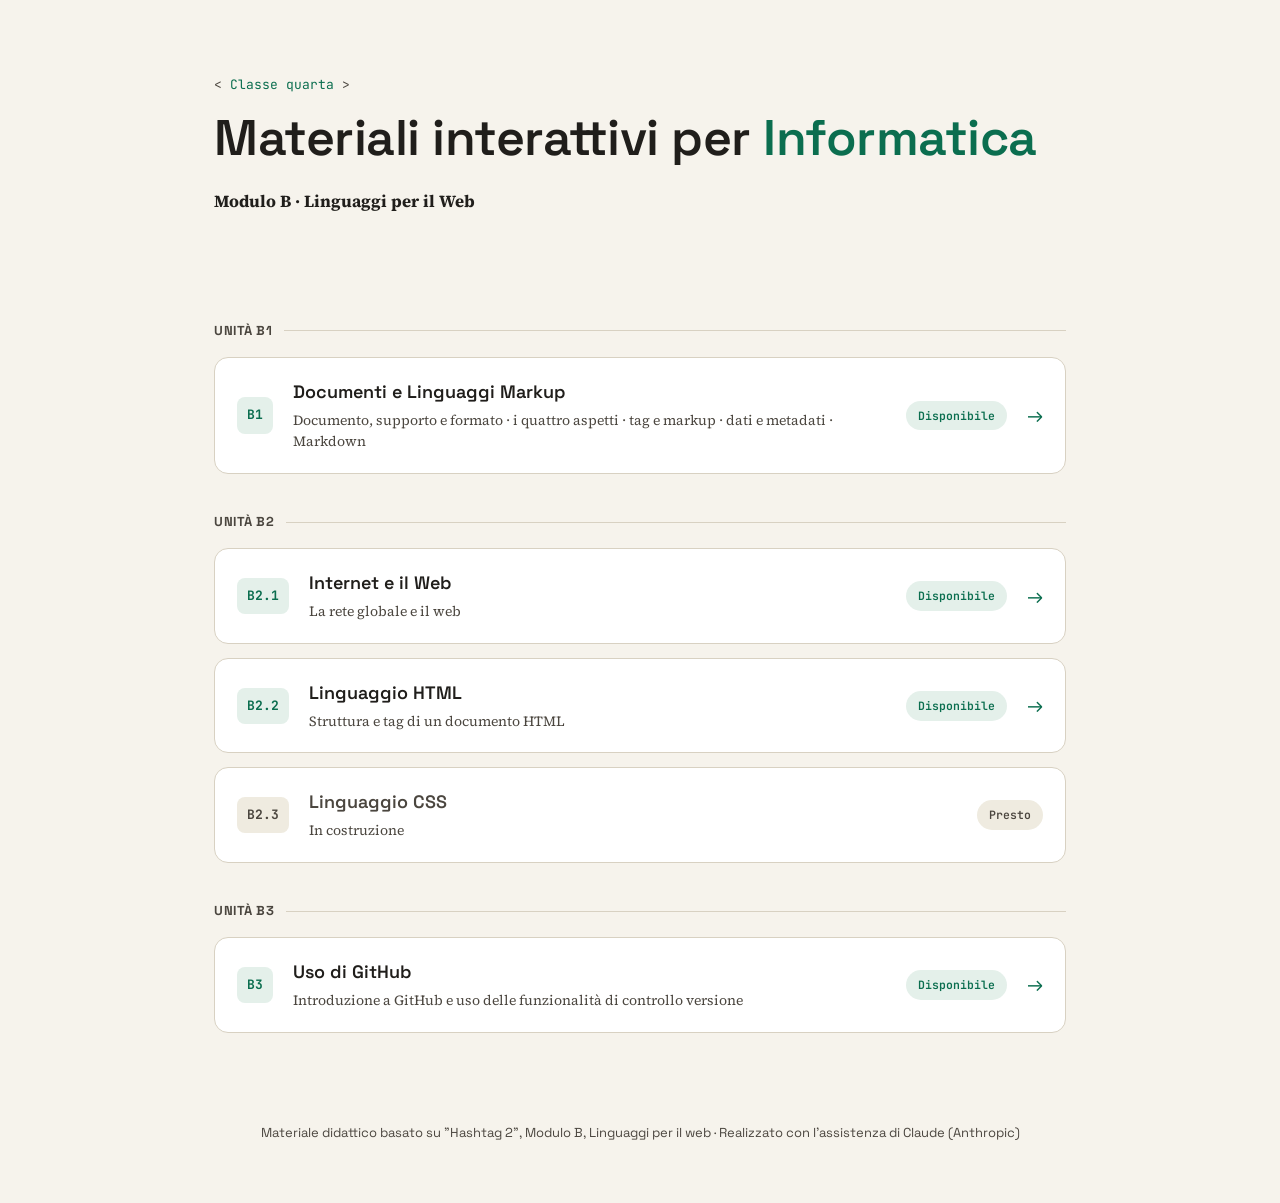
<file: index.html>
<!DOCTYPE html>
<html lang="it">

<head>
  <!--commento di test-->

  <meta charset="UTF-8">
  <meta name="viewport" content="width=device-width, initial-scale=1">
  <title>Linguaggi per il Web — Percorsi interattivi</title>
  <meta name="description"
    content="Indice dei percorsi interattivi del Modulo B: documenti e markup, Internet e il Web, HTML, CSS">
  <link rel="preconnect" href="https://fonts.googleapis.com">
  <link rel="preconnect" href="https://fonts.gstatic.com" crossorigin>
  <link
    href="https://fonts.googleapis.com/css2?family=Space+Grotesk:wght@400;500;600;700&family=Source+Serif+4:opsz,wght@8..60,400;8..60,500;8..60,600&family=JetBrains+Mono:wght@400;500;600;700&display=swap"
    rel="stylesheet">
  <link rel="stylesheet" href="style.css">
  <style>
    /* Stili specifici dell'indice: layout più stretto (900px) e .linkcard,
       una variante del componente .card di style.css pensata per un elenco di link.
       Tutto il resto (colori, font, reset, focus) arriva da style.css. */
    header {
      max-width: 900px;
      margin: 0 auto;
      padding: 70px 24px 20px
    }

    .kicker {
      font-family: var(--mono);
      font-size: 13px;
      color: var(--tag);
      display: inline-flex;
      align-items: center;
      gap: 8px;
      margin-bottom: 16px;
    }

    .kicker::before {
      content: "<";
      color: var(--ink-soft)
    }

    .kicker::after {
      content: ">";
      color: var(--ink-soft)
    }

    h1 {
      font-size: clamp(32px, 5.2vw, 50px);
      line-height: 1.08;
      margin: 0 0 14px;
      font-weight: 600;
      letter-spacing: -.01em
    }

    h1 .accent {
      color: var(--tag)
    }

    header p {
      font-size: 17px;
      color: var(--ink-soft);
      max-width: 56ch;
      margin: 0
    }

    main {
      max-width: 900px;
      margin: 0 auto;
      padding: 26px 24px 90px
    }

    .module-label {
      font-family: var(--sans);
      font-size: 13px;
      font-weight: 700;
      letter-spacing: .04em;
      text-transform: uppercase;
      color: var(--ink-soft);
      margin: 38px 0 16px;
      display: flex;
      align-items: center;
      gap: 12px;
    }

    .module-label::after {
      content: "";
      flex: 1;
      height: 1px;
      background: var(--line)
    }

    .list {
      display: flex;
      flex-direction: column;
      gap: 14px
    }

    .linkcard {
      display: flex;
      align-items: center;
      gap: 20px;
      border: 1px solid var(--line);
      border-radius: 14px;
      background: #fff;
      padding: 20px 22px;
      text-decoration: none;
      color: inherit;
      transition: border-color .15s, transform .15s, box-shadow .15s;
    }

    a.linkcard:hover {
      border-color: var(--tag);
      transform: translateY(-2px);
      box-shadow: 0 14px 30px -20px rgba(20, 18, 15, .35)
    }

    a.linkcard:focus-visible {
      border-color: var(--tag)
    }

    .linkcard .num {
      font-family: var(--mono);
      font-size: 13px;
      font-weight: 700;
      color: var(--tag);
      background: var(--tag-soft);
      border-radius: 8px;
      padding: 8px 10px;
      white-space: nowrap;
      flex-shrink: 0;
    }

    .linkcard.disabled .num {
      color: var(--ink-soft);
      background: var(--paper-2)
    }

    .linkcard .body {
      flex: 1;
      min-width: 0
    }

    .linkcard .body h3 {
      margin: 0 0 4px;
      font-family: var(--sans);
      font-size: 18px;
      font-weight: 600
    }

    .linkcard .body p {
      margin: 0;
      font-size: 14px;
      color: var(--ink-soft)
    }

    .linkcard .status {
      font-family: var(--mono);
      font-size: 11.5px;
      font-weight: 600;
      white-space: nowrap;
      border-radius: 999px;
      padding: 6px 12px;
      flex-shrink: 0;
    }

    .linkcard.ready .status {
      background: var(--tag-soft);
      color: var(--tag)
    }

    .linkcard.disabled .status {
      background: var(--paper-2);
      color: var(--ink-soft)
    }

    .linkcard.disabled {
      cursor: default
    }

    .linkcard.disabled .body h3 {
      color: var(--ink-soft)
    }

    .linkcard .arrow {
      font-family: var(--sans);
      font-size: 20px;
      color: var(--tag);
      flex-shrink: 0
    }

    .linkcard.disabled .arrow {
      display: none
    }

    footer {
      max-width: 900px;
      margin: 0 auto;
      padding: 0 24px 60px;
    }
  </style>
</head>

<body>

  <header>
    <div class="kicker">Classe quarta</div>
    <h1>Materiali interattivi per <span class="accent">Informatica</span></h1>
    <h4>Modulo B · Linguaggi per il Web</h4>

  </header>

  <main>
    <div class="module-label">Unità B1</div>
    <div class="list">
      <a class="linkcard ready" href="01-documentiMarkup.html">
        <span class="num">B1</span>
        <span class="body">
          <h3>Documenti e Linguaggi Markup</h3>
          <p>Documento, supporto e formato · i quattro aspetti · tag e markup · dati e metadati · Markdown</p>
        </span>
        <span class="status">Disponibile</span>
        <span class="arrow">→</span>
      </a>
    </div>

    <div class="module-label">Unità B2</div>
    <div class="list">
      <a class="linkcard ready" href="02-Web.html">
        <span class="num">B2.1</span>
        <span class="body">
          <h3>Internet e il Web</h3>
          <p>La rete globale e il web</p>
        </span>
        <span class="status">Disponibile</span>
        <span class="arrow">→</span>
      </a>
      <a class="linkcard ready" href="03-LinguaggioHTML.html">
        <span class="num">B2.2</span>
        <span class="body">
          <h3>Linguaggio HTML</h3>
          <p>Struttura e tag di un documento HTML </p>
        </span>
        <span class="status">Disponibile</span>
        <span class="arrow">→</span>
      </a>
      <div class="linkcard disabled" aria-disabled="true">
        <span class="num">B2.3</span>
        <span class="body">
          <h3>Linguaggio CSS</h3>
          <p>In costruzione</p>
        </span>
        <span class="status">Presto</span>
      </div>
    </div>

    <div class="module-label">Unità B3</div>
    <div class="list">
      <a class="linkcard ready" href="00-UsoGitub.html">
        <span class="num">B3</span>
        <span class="body">
          <h3>Uso di GitHub</h3>
          <p>Introduzione a GitHub e uso delle funzionalità di controllo versione</p>
        </span>
        <span class="status">Disponibile</span>
        <span class="arrow">→</span>
      </a>
    </div>


  </main>

  <footer>
    Materiale didattico basato su "Hashtag 2", Modulo B, Linguaggi per il web · Realizzato con l'assistenza di Claude
    (Anthropic)
  </footer>

</body>

</html>
</file>
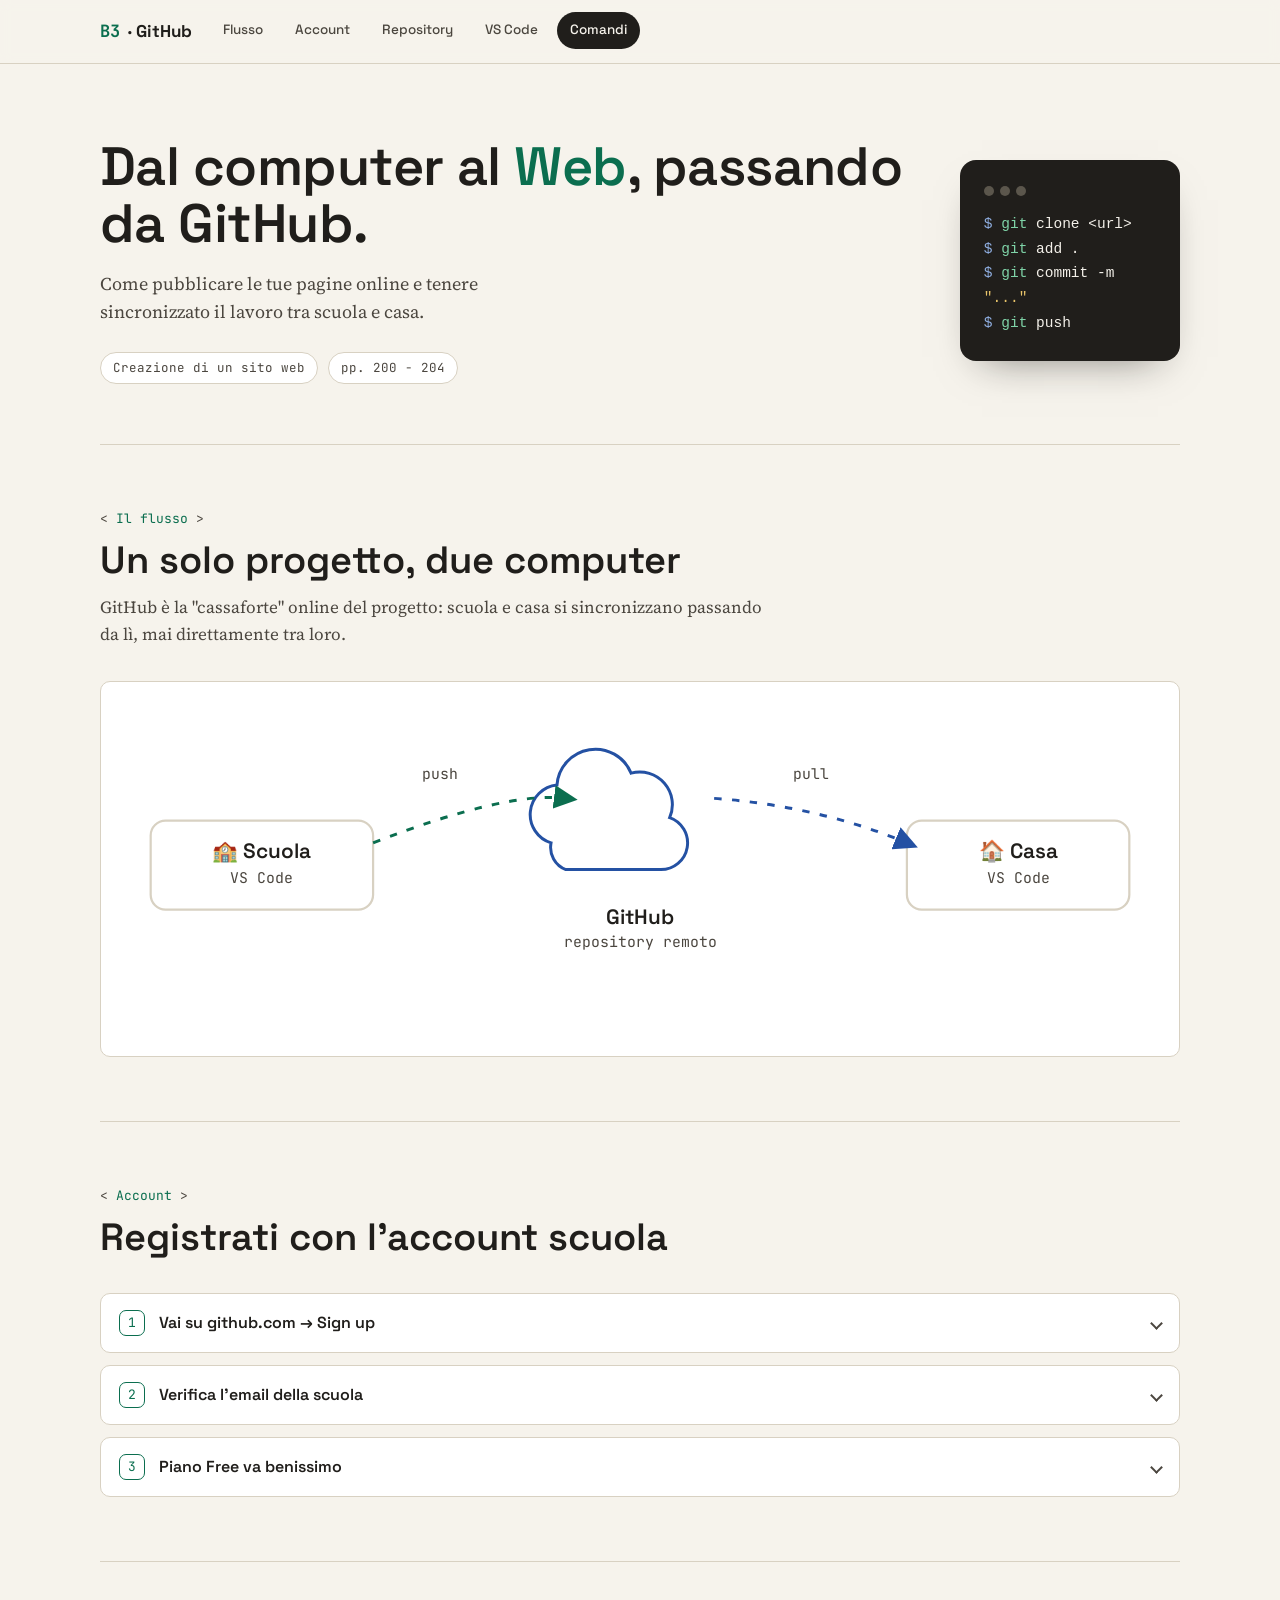
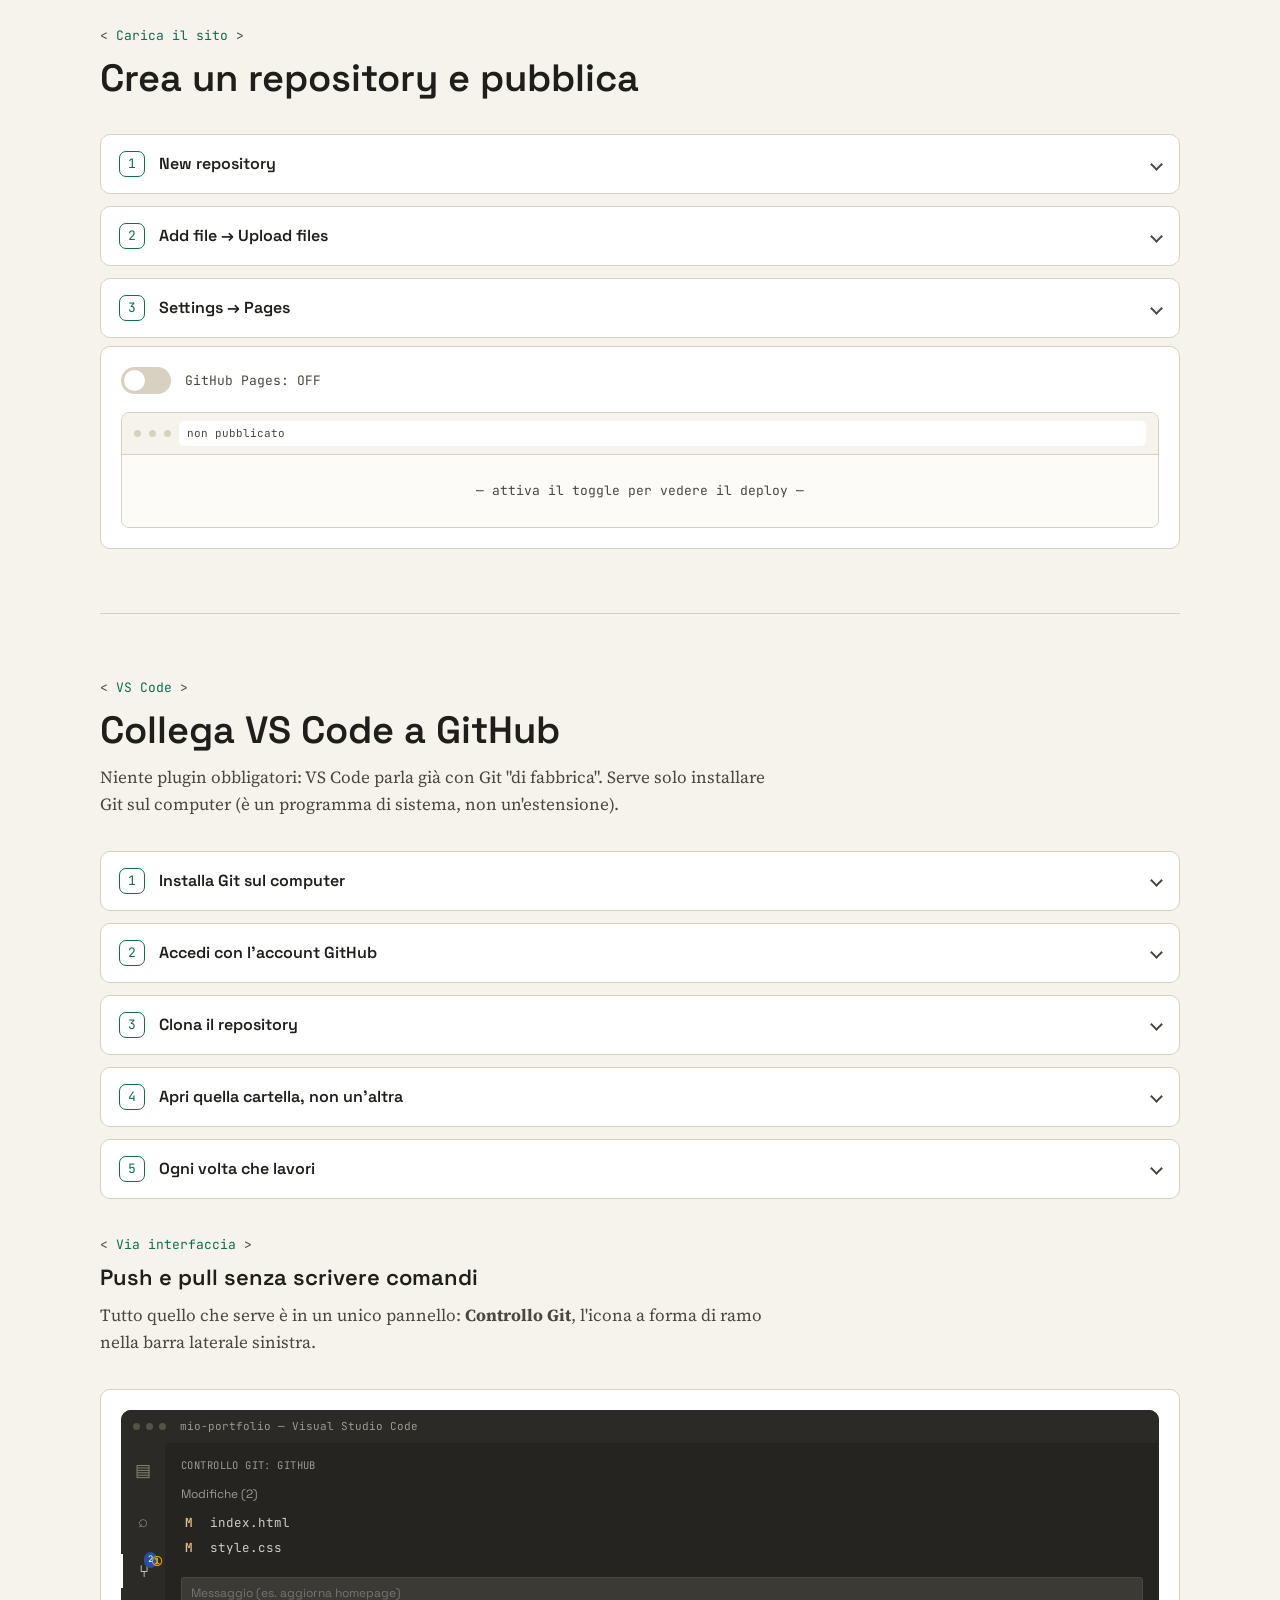
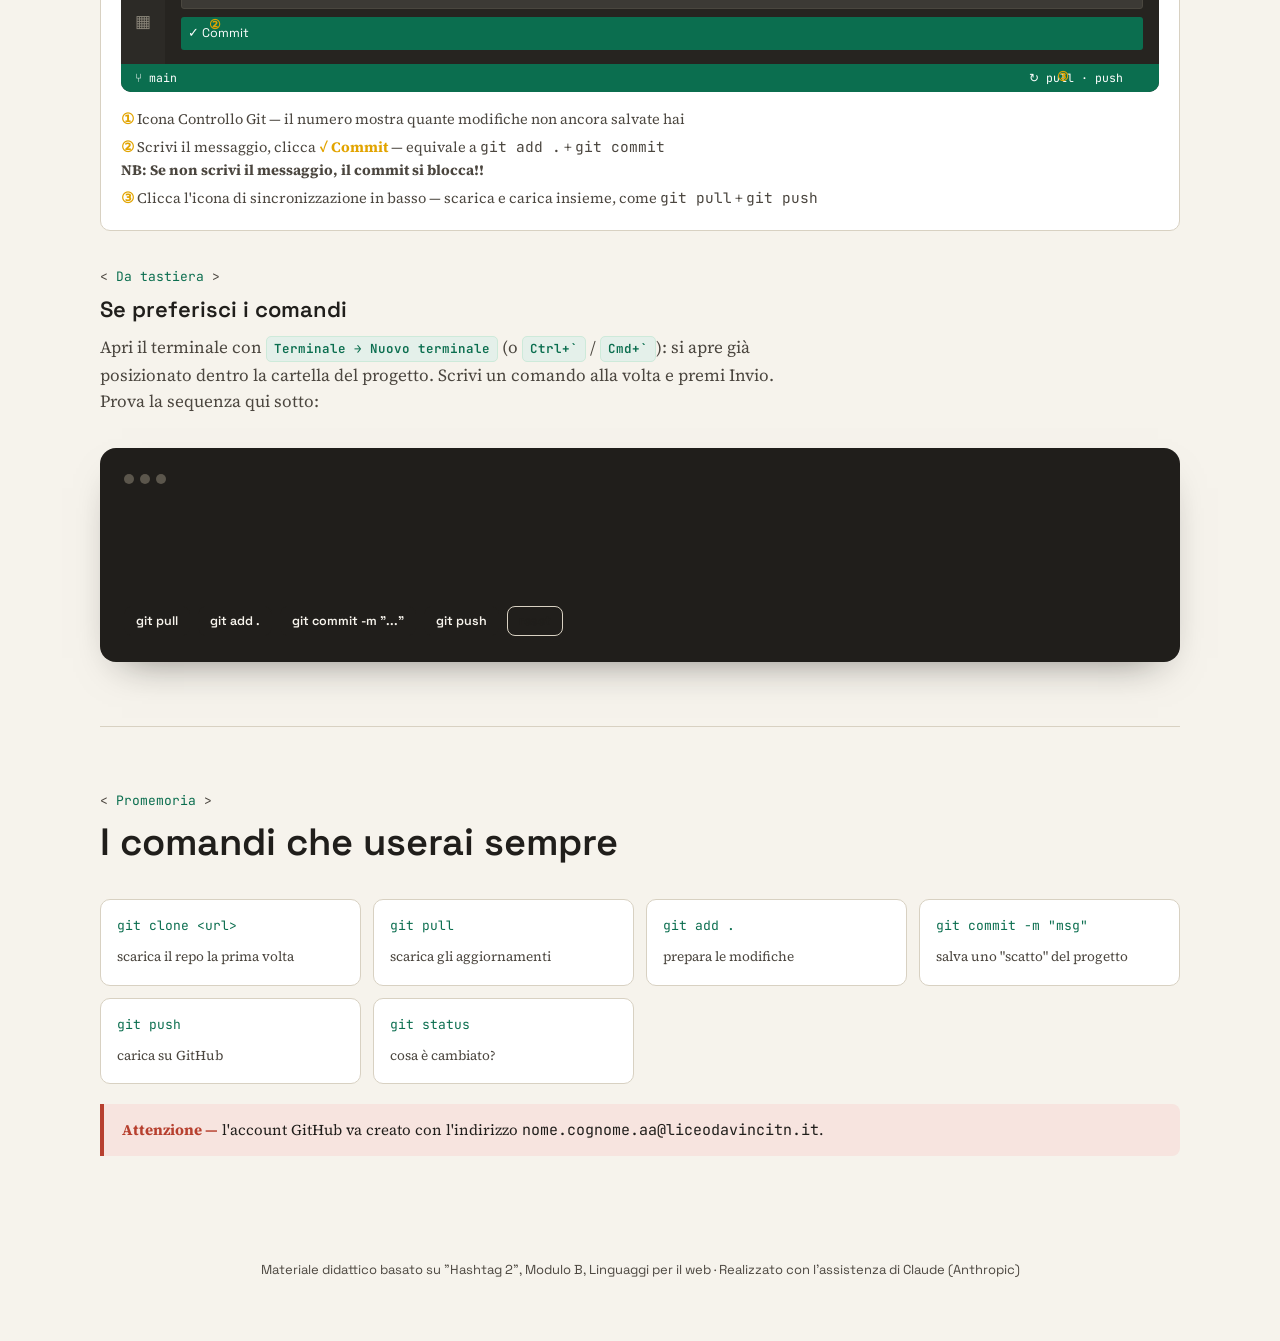
<file: 00-UsoGitub.html>
<!DOCTYPE html>
<html lang="it">

<head>
  <meta charset="UTF-8">
  <meta name="viewport" content="width=device-width, initial-scale=1, viewport-fit=cover">
  <title>Uso di GitHub </title>
  <meta name="description" content="Percorso interattivo su Git, GitHub, GitHub Pages e il collegamento con VS Code">
  <link rel="preconnect" href="https://fonts.googleapis.com">
  <link rel="preconnect" href="https://fonts.gstatic.com" crossorigin>
  <link
    href="https://fonts.googleapis.com/css2?family=Space+Grotesk:wght@400;500;600;700&family=Source+Serif+4:opsz,wght@8..60,400;8..60,500;8..60,600&family=JetBrains+Mono:wght@400;500;600;700&display=swap"
    rel="stylesheet">
  <link rel="stylesheet" href="style.css">
  <style>
    /* ---------- HERO: box terminale a destra ---------- */
    .hero .meta span.brick {
      border-color: #e7c6bc;
      color: var(--brick);
      background: var(--brick-soft)
    }

    /* ---------- SYNC DIAGRAM ---------- */
    .sync-svg {
      width: 100%;
      height: auto
    }

    .node-box {
      fill: #fff;
      stroke: var(--line);
      stroke-width: 1.5
    }

    .node-label {
      font-family: var(--sans);
      font-weight: 600;
      font-size: 14px;
      fill: var(--ink)
    }

    .node-sub {
      font-family: var(--mono);
      font-size: 10px;
      fill: var(--ink-soft)
    }

    .arrow-path {
      stroke: var(--tag);
      stroke-width: 2;
      fill: none;
      stroke-dasharray: 5 7;
      animation: flow 2.4s linear infinite
    }

    .arrow-path.rev {
      stroke: var(--blue);
      animation-direction: reverse
    }

    .cloud-icon {
      fill: none;
      stroke: var(--blue);
      stroke-width: 2
    }

    @keyframes flow {
      to {
        stroke-dashoffset: -160
      }
    }

    @media (prefers-reduced-motion: reduce) {
      .arrow-path {
        animation: none
      }
    }

    /* ---------- STEP ACCORDION ---------- */
    .steps {
      display: flex;
      flex-direction: column;
      gap: 12px;
      margin-top: 8px
    }

    .step {
      background: #fff;
      border: 1px solid var(--line);
      border-radius: var(--radius);
      overflow: hidden
    }

    .step-head {
      display: flex;
      align-items: center;
      gap: 14px;
      padding: 16px 18px;
      cursor: pointer;
      user-select: none;
      background: none;
      border: none;
      width: 100%;
      text-align: left;
      font: inherit
    }

    .step-num {
      font-family: var(--mono);
      font-size: 13px;
      color: var(--tag);
      border: 1px solid var(--tag);
      width: 26px;
      height: 26px;
      border-radius: 7px;
      display: flex;
      align-items: center;
      justify-content: center;
      flex-shrink: 0
    }

    .step-head h3 {
      font-size: 16px;
      font-weight: 600;
      flex: 1;
      margin: 0;
      color: var(--ink)
    }

    .chev {
      width: 9px;
      height: 9px;
      border-right: 2px solid var(--ink-soft);
      border-bottom: 2px solid var(--ink-soft);
      transform: rotate(45deg);
      transition: transform .2s ease;
      flex-shrink: 0
    }

    .step.open .chev {
      transform: rotate(-135deg)
    }

    .step-body {
      max-height: 0;
      overflow: hidden;
      transition: max-height .3s ease
    }

    .step-body-inner {
      padding: 0 18px 18px 58px
    }

    .step-body-inner p {
      font-size: 15px;
      margin: 0 0 10px;
      color: var(--ink-soft)
    }

    /* ---------- MOCK BROWSER (registrazione / repo form) ---------- */
    .mock {
      background: var(--paper);
      border: 1px solid var(--line);
      border-radius: 8px;
      padding: 14px;
      margin-top: 4px
    }

    .mock-bar {
      display: flex;
      gap: 6px;
      margin-bottom: 10px
    }

    .mock-bar span {
      width: 8px;
      height: 8px;
      border-radius: 50%;
      background: var(--line)
    }

    .mock-field {
      font-family: var(--mono);
      font-size: 12.5px;
      background: #fff;
      border: 1px solid var(--line);
      border-radius: 6px;
      padding: 8px 10px;
      margin-bottom: 8px;
      color: var(--ink-soft)
    }

    .mock-field b {
      color: var(--ink);
      font-weight: 600
    }

    /* ---------- PAGES TOGGLE DEMO ---------- */
    .pages-demo {
      display: flex;
      flex-direction: column;
      gap: 18px;
      margin-top: 8px
    }

    .toggle-row {
      display: flex;
      align-items: center;
      gap: 14px;
      flex-wrap: wrap
    }

    .toggle {
      position: relative;
      width: 50px;
      height: 27px;
      border-radius: 20px;
      background: var(--line);
      cursor: pointer;
      flex-shrink: 0;
      transition: background .25s;
      border: none
    }

    .toggle::after {
      content: "";
      position: absolute;
      top: 3px;
      left: 3px;
      width: 21px;
      height: 21px;
      border-radius: 50%;
      background: #fff;
      transition: transform .25s
    }

    .toggle.on {
      background: var(--tag)
    }

    .toggle.on::after {
      transform: translateX(23px)
    }

    .toggle-label {
      font-family: var(--mono);
      font-size: 13px;
      color: var(--ink-soft)
    }

    .browser-preview {
      border: 1px solid var(--line);
      border-radius: 8px;
      overflow: hidden
    }

    .browser-top {
      background: var(--paper);
      padding: 8px 12px;
      font-family: var(--mono);
      font-size: 11px;
      color: var(--ink-soft);
      border-bottom: 1px solid var(--line);
      display: flex;
      align-items: center;
      gap: 8px
    }

    .browser-dot {
      width: 7px;
      height: 7px;
      border-radius: 50%;
      background: var(--line)
    }

    .browser-url {
      background: #fff;
      padding: 4px 8px;
      border-radius: 5px;
      flex: 1
    }

    .browser-status {
      padding: 26px;
      text-align: center;
      font-family: var(--mono);
      font-size: 13px;
      color: var(--ink-soft);
      background: #fcfbf8;
      transition: color .3s
    }

    .browser-status.live {
      color: var(--tag)
    }

    /* ---------- VS CODE MOCKUP ---------- */
    .vsc-window {
      background: var(--ink);
      border-radius: 10px;
      overflow: hidden;
      font-family: var(--sans);
      color: #cccccc
    }

    .vsc-titlebar {
      background: #2c2a26;
      padding: 8px 12px;
      display: flex;
      align-items: center;
      gap: 6px
    }

    .vsc-dot {
      width: 7px;
      height: 7px;
      border-radius: 50%;
      background: #565248
    }

    .vsc-titletext {
      margin-left: 8px;
      font-size: 11px;
      color: #9d9a91;
      font-family: var(--mono)
    }

    .vsc-body {
      display: flex;
      min-height: 190px
    }

    .vsc-activitybar {
      width: 44px;
      background: #2c2a26;
      display: flex;
      flex-direction: column;
      align-items: center;
      padding-top: 10px;
      gap: 16px;
      flex-shrink: 0
    }

    .vsc-icon {
      position: relative;
      font-size: 17px;
      color: #8a8579;
      width: 100%;
      text-align: center;
      padding: 4px 0
    }

    .vsc-icon.active {
      color: #fff;
      border-left: 2px solid #fff
    }

    .vsc-badge {
      position: absolute;
      top: -2px;
      right: 8px;
      background: var(--blue);
      color: #fff;
      font-size: 9px;
      font-family: var(--mono);
      border-radius: 8px;
      padding: 1px 4px
    }

    .vsc-callout {
      position: absolute;
      top: -2px;
      left: 28px;
      color: var(--amber);
      font-weight: 700;
      font-size: 13px;
      font-family: var(--mono)
    }

    .vsc-panel {
      flex: 1;
      background: #262420;
      padding: 14px 16px
    }

    .vsc-panel-header {
      font-family: var(--mono);
      font-size: 10.5px;
      color: #9d9a91;
      letter-spacing: .04em;
      margin-bottom: 12px
    }

    .vsc-changed-label {
      font-size: 12px;
      color: #9d9a91;
      margin-bottom: 6px
    }

    .vsc-file-row {
      font-family: var(--mono);
      font-size: 12.5px;
      color: #cccccc;
      padding: 3px 0
    }

    .vsc-badge-m {
      display: inline-block;
      width: 15px;
      text-align: center;
      color: #e2c08d;
      font-weight: 600;
      margin-right: 6px
    }

    .vsc-commit-box {
      margin-top: 16px;
      position: relative
    }

    .vsc-input {
      width: 100%;
      background: #3c3a35;
      border: 1px solid #4a473f;
      color: #cccccc;
      font-size: 12px;
      font-family: var(--sans);
      padding: 7px 9px;
      border-radius: 3px;
      margin-bottom: 8px
    }

    .vsc-commit-btn {
      position: relative;
      width: 100%;
      background: var(--tag);
      color: #fff;
      border: none;
      font-size: 12.5px;
      padding: 7px;
      border-radius: 3px;
      cursor: default;
      font-family: var(--sans)
    }

    .vsc-statusbar {
      background: var(--tag);
      color: #fff;
      font-family: var(--mono);
      font-size: 11.5px;
      padding: 5px 14px;
      display: flex;
      justify-content: space-between;
      align-items: center
    }

    .vsc-sync-btn {
      position: relative;
      padding-right: 22px
    }

    .vsc-legend {
      list-style: none;
      margin: 16px 0 0;
      padding: 0;
      display: flex;
      flex-direction: column;
      gap: 6px
    }

    .vsc-legend li {
      font-size: 14.5px;
      color: var(--ink-soft)
    }

    .vsc-legend b {
      color: var(--amber)
    }

    /* ---------- CHEATSHEET ---------- */
    .grid-cheat {
      display: grid;
      grid-template-columns: repeat(auto-fit, minmax(210px, 1fr));
      gap: 12px;
      margin-top: 8px
    }

    .cheat-card {
      background: #fff;
      border: 1px solid var(--line);
      border-radius: var(--radius);
      padding: 16px
    }

    .cheat-card code {
      display: block;
      font-size: 13px;
      color: var(--tag);
      margin-bottom: 6px
    }

    .cheat-card span {
      font-size: 13.5px;
      color: var(--ink-soft)
    }

    /* ---------- TERMINAL (riusa .tagviz) ---------- */
    .term-log {
      min-height: 90px
    }

    .term-line {
      opacity: 0;
      animation: fadein .25s ease forwards
    }

    .term-line .prompt {
      color: #7FD4A8
    }

    @keyframes fadein {
      from {
        opacity: 0;
        transform: translateY(3px)
      }

      to {
        opacity: 1;
        transform: translateY(0)
      }
    }

    .term-btns {
      display: flex;
      gap: 8px;
      flex-wrap: wrap;
      margin-top: 16px
    }
  </style>
</head>

<body>

  <a href="#main" class="skip-link">Vai al contenuto</a>

  <header class="top">
    <div class="top-inner">
      <a class="brand" href="#top"> <span class="brk">B3</span> · GitHub</a>
      <nav class="pillnav" id="pillnav" aria-label="Sezioni">
        <a href="#flusso">Flusso</a>
        <a href="#account">Account</a>
        <a href="#repository">Repository</a>
        <a href="#vscode">VS Code</a>
        <a href="#comandi">Comandi</a>
      </nav>
    </div>
  </header>

  <main id="main">
    <!--commento di test-->

    <!-- HERO -->
    <section class="hero" id="top">
      <div class="hero-grid">
        <div>
          <h1>Dal computer al <span class="accent">Web</span>, passando da GitHub.</h1>
          <p class="sub">Come pubblicare le tue pagine online e tenere sincronizzato il lavoro tra scuola e casa.</p>
          <div class="meta">
            <span>Creazione di un sito web</span>
            <span>pp. 200 - 204</span>
          </div>
        </div>
        <div class="tagviz">
          <div class="win"><i></i><i></i><i></i></div>
          <pre><span class="c">$</span> <span class="t">git</span> clone &lt;url&gt;
<span class="c">$</span> <span class="t">git</span> add .
<span class="c">$</span> <span class="t">git</span> commit -m <span class="a">"..."</span>
<span class="c">$</span> <span class="t">git</span> push</pre>
        </div>
      </div>
    </section>

    <!-- FLUSSO -->
    <section id="flusso">
      <div class="section-head">
        <div class="kicker">Il flusso</div>
        <h2>Un solo progetto, due computer</h2>
        <p class="lead">GitHub è la "cassaforte" online del progetto: scuola e casa si sincronizzano passando da lì,
          mai direttamente tra loro.</p>
      </div>
      <div class="card">
        <svg class="sync-svg" viewBox="0 0 700 220" preserveAspectRatio="xMidYMid meet">
          <rect class="node-box" x="20" y="80" width="150" height="60" rx="10" />
          <text class="node-label" x="95" y="105" text-anchor="middle">🏫 Scuola</text>
          <text class="node-sub" x="95" y="122" text-anchor="middle">VS Code</text>

          <rect class="node-box" x="530" y="80" width="150" height="60" rx="10" />
          <text class="node-label" x="605" y="105" text-anchor="middle">🏠 Casa</text>
          <text class="node-sub" x="605" y="122" text-anchor="middle">VS Code</text>

          <path class="cloud-icon"
            d="M275 100 a20 20 0 0 1 4 -39 a26 26 0 0 1 50 -8 a22 22 0 0 1 26 30 a18 18 0 0 1 -6 35 h-64 a16 16 0 0 1 -10 -18z"
            transform="translate(15,-5)" />
          <text class="node-label" x="350" y="150" text-anchor="middle">GitHub</text>
          <text class="node-sub" x="350" y="165" text-anchor="middle">repository remoto</text>

          <path class="arrow-path" d="M170 95 Q 260 60 300 65" marker-end="url(#arrhead)" />
          <path class="arrow-path rev" d="M400 65 Q 470 70 530 95" marker-end="url(#arrhead2)" />
          <text class="node-sub" x="215" y="52" text-anchor="middle">push</text>
          <text class="node-sub" x="465" y="52" text-anchor="middle">pull</text>
          <defs>
            <marker id="arrhead" markerWidth="8" markerHeight="8" refX="4" refY="4" orient="auto">
              <path d="M0,0 L8,4 L0,8 z" fill="#0B6E4F" />
            </marker>
            <marker id="arrhead2" markerWidth="8" markerHeight="8" refX="4" refY="4" orient="auto">
              <path d="M0,0 L8,4 L0,8 z" fill="#2451A3" />
            </marker>
          </defs>
        </svg>
      </div>
    </section>

    <!-- ACCOUNT -->
    <section id="account">
      <div class="section-head">
        <div class="kicker">Account</div>
        <h2>Registrati con l'account scuola</h2>
      </div>
      <div class="steps">
        <div class="step">
          <button class="step-head" aria-expanded="false">
            <span class="step-num">1</span>
            <h3>Vai su github.com → Sign up</h3><span class="chev"></span>
          </button>
          <div class="step-body">
            <div class="step-body-inner">
              <div class="mock">
                <div class="mock-bar"><span></span><span></span><span></span></div>
                <div class="mock-field">Email — <b>nome.cognome.aa@liceodavincitn.it</b></div>
                <div class="mock-field">Password — <b>almeno 15 caratteri</b></div>
                <div class="mock-field">Username — <b>a scelta, es. mrossi-dev</b></div>
              </div>
            </div>
          </div>
        </div>
        <div class="step">
          <button class="step-head" aria-expanded="false">
            <span class="step-num">2</span>
            <h3>Verifica l'email della scuola</h3><span class="chev"></span>
          </button>
          <div class="step-body">
            <div class="step-body-inner">
              <p>Apri la webmail della scuola, clicca il link di conferma. Senza verifica l'account resta bloccato.
              </p>
            </div>
          </div>
        </div>
        <div class="step">
          <button class="step-head" aria-expanded="false">
            <span class="step-num">3</span>
            <h3>Piano Free va benissimo</h3><span class="chev"></span>
          </button>
          <div class="step-body">
            <div class="step-body-inner">
              <p>Salta le proposte a pagamento. Repository pubblici illimitati, GitHub Pages incluso.</p>
            </div>
          </div>
        </div>
      </div>
    </section>

    <!-- REPOSITORY -->
    <section id="repository">
      <div class="section-head">
        <div class="kicker">Carica il sito</div>
        <h2>Crea un repository e pubblica</h2>
      </div>
      <div class="steps">
        <div class="step">
          <button class="step-head" aria-expanded="false">
            <span class="step-num">1</span>
            <h3>New repository</h3><span class="chev"></span>
          </button>
          <div class="step-body">
            <div class="step-body-inner">
              <div class="mock">
                <div class="mock-bar"><span></span><span></span><span></span></div>
                <div class="mock-field">Repository name — <b>mio-portfolio</b></div>
                <div class="mock-field">Visibilità — <b>Public</b></div>
                <div class="mock-field">☑ Add a README file</div>
              </div>
            </div>
          </div>
        </div>
        <div class="step">
          <button class="step-head" aria-expanded="false">
            <span class="step-num">2</span>
            <h3>Add file → Upload files</h3><span class="chev"></span>
          </button>
          <div class="step-body">
            <div class="step-body-inner">
              <p>Trascina <code>index.html</code> (e le altre risorse) nella pagina, poi <span class="tagchip">Commit
                  changes</span>. Va bene anche senza VS Code, direttamente dal browser.</p>
            </div>
          </div>
        </div>
        <div class="step">
          <button class="step-head" aria-expanded="false">
            <span class="step-num">3</span>
            <h3>Settings → Pages</h3><span class="chev"></span>
          </button>
          <div class="step-body">
            <div class="step-body-inner">
              <p>Source: <span class="tagchip">Deploy from a branch</span> — Branch: <span class="tagchip">main /
                  (root)</span> → Save. Prova qui sotto:</p>
            </div>
          </div>
        </div>
      </div>

      <div class="card pages-demo">
        <div class="toggle-row">
          <button class="toggle" id="pagesToggle" role="switch" aria-checked="false"
            aria-label="Attiva GitHub Pages"></button>
          <span class="toggle-label" id="toggleLabel">GitHub Pages: OFF</span>
        </div>
        <div class="browser-preview">
          <div class="browser-top">
            <span class="browser-dot"></span><span class="browser-dot"></span><span class="browser-dot"></span>
            <div class="browser-url" id="browserUrl">non pubblicato</div>
          </div>
          <div class="browser-status" id="browserStatus">— attiva il toggle per vedere il deploy —</div>
        </div>
      </div>
    </section>

    <!-- VSCODE -->
    <section id="vscode">
      <div class="section-head">
        <div class="kicker">VS Code</div>
        <h2>Collega VS Code a GitHub</h2>
        <p class="lead">Niente plugin obbligatori: VS Code parla già con Git "di fabbrica". Serve solo installare Git
          sul computer (è un programma di sistema, non un'estensione).</p>
      </div>
      <div class="steps">
        <div class="step">
          <button class="step-head" aria-expanded="false">
            <span class="step-num">1</span>
            <h3>Installa Git sul computer</h3><span class="chev"></span>
          </button>
          <div class="step-body">
            <div class="step-body-inner">
              <p>Scarica da <a href="https://git-scm.com" target="_blank" rel="noopener">git-scm.com</a> — è un
                programma del sistema operativo, non un'estensione di VS Code. Una volta installato, VS Code se ne
                accorge da solo e attiva l'icona <b>Controllo Git</b> nella barra laterale. Su PC scuola probabilmente
                c'è già.</p>
              <p>L'unica estensione facoltativa è <span class="tagchip">GitHub Pull Requests and Issues</span>, utile
                solo per funzioni avanzate (Pull Request, Issue). Per push/pull/commit non serve.</p>
            </div>
          </div>
        </div>
        <div class="step">
          <button class="step-head" aria-expanded="false">
            <span class="step-num">2</span>
            <h3>Accedi con l'account GitHub</h3><span class="chev"></span>
          </button>
          <div class="step-body">
            <div class="step-body-inner">
              <p>Icona Account (in basso a sinistra) → <span class="tagchip">Sign in with GitHub</span> → autorizza
                dal browser. Va rifatto su ogni computer diverso, scuola e casa.</p>
            </div>
          </div>
        </div>
        <div class="step">
          <button class="step-head" aria-expanded="false">
            <span class="step-num">3</span>
            <h3>Clona il repository</h3><span class="chev"></span>
          </button>
          <div class="step-body">
            <div class="step-body-inner">
              <p><span class="tagchip">Ctrl/Cmd+Shift+P</span> → <span class="tagchip">Git: Clone</span> → incolla
                l'URL del repository (da GitHub, bottone verde <span class="tagchip">Code</span>) → scegli dove
                salvare la cartella sul disco. Fallo una volta su ogni PC, scuola e casa.</p>
            </div>
          </div>
        </div>
        <div class="step">
          <button class="step-head" aria-expanded="false">
            <span class="step-num">4</span>
            <h3>Apri quella cartella, non un'altra</h3><span class="chev"></span>
          </button>
          <div class="step-body">
            <div class="step-body-inner">
              <p><span class="tagchip">File → Apri cartella</span> e seleziona proprio la cartella appena clonata. È
                il passaggio che si dimentica più spesso: se lavori su una cartella diversa (es. sul Desktop, creata
                da zero), VS Code non ha idea che debba parlare con GitHub — il pannello Controllo Git resta vuoto o
                scollegato.</p>
            </div>
          </div>
        </div>
        <div class="step">
          <button class="step-head" aria-expanded="false">
            <span class="step-num">5</span>
            <h3>Ogni volta che lavori</h3><span class="chev"></span>
          </button>
          <div class="step-body">
            <div class="step-body-inner">
              <p>Inizio sessione → <b>Pull</b> (scarica quello che hai fatto sull'altro PC). Fine sessione →
                <b>Commit</b> + <b>Push</b> (carica su GitHub). Così l'altro computer troverà sempre l'ultima
                versione.
              </p>
            </div>
          </div>
        </div>
      </div>

      <div class="section-head" style="margin-top:36px">
        <div class="kicker">Via interfaccia</div>
        <h2 style="font-size:22px">Push e pull senza scrivere comandi</h2>
        <p class="lead">Tutto quello che serve è in un unico pannello: <b>Controllo Git</b>, l'icona a forma di ramo
          nella barra laterale sinistra.</p>
      </div>
      <div class="card">
        <div class="vsc-window">
          <div class="vsc-titlebar"><span class="vsc-dot"></span><span class="vsc-dot"></span><span
              class="vsc-dot"></span><span class="vsc-titletext">mio-portfolio — Visual Studio Code</span></div>
          <div class="vsc-body">
            <div class="vsc-activitybar">
              <div class="vsc-icon" title="Esplora file">▤</div>
              <div class="vsc-icon" title="Cerca">⌕</div>
              <div class="vsc-icon active" title="Controllo Git">⑂<span class="vsc-badge">2</span><span
                  class="vsc-callout">①</span></div>
              <div class="vsc-icon" title="Estensioni">▦</div>
            </div>
            <div class="vsc-panel">
              <div class="vsc-panel-header">CONTROLLO GIT: GITHUB</div>
              <div class="vsc-changed-label">Modifiche (2)</div>
              <div class="vsc-file-row"><span class="vsc-badge-m">M</span> index.html</div>
              <div class="vsc-file-row"><span class="vsc-badge-m">M</span> style.css</div>
              <div class="vsc-commit-box">
                <input class="vsc-input" placeholder="Messaggio (es. aggiorna homepage)" readonly>
                <div class="vsc-commit-btn">✓ Commit <span class="vsc-callout">②</span></div>
              </div>
            </div>
          </div>
          <div class="vsc-statusbar">
            <span>⑂ main</span>
            <span class="vsc-sync-btn">↻ pull · push <span class="vsc-callout">③</span></span>
          </div>
        </div>
        <ol class="vsc-legend">
          <li><b>①</b> Icona Controllo Git — il numero mostra quante modifiche non ancora salvate hai</li>
          <li><b>②</b> Scrivi il messaggio, clicca <b>✓ Commit</b> — equivale a <code>git add .</code> + <code>git
              commit</code></br><strong>NB: Se non scrivi il messaggio, il commit si blocca!!</strong> </li>
          <li><b>③</b> Clicca l'icona di sincronizzazione in basso — scarica e carica insieme, come <code>git
              pull</code> + <code>git push</code></li>
        </ol>
      </div>

      <div class="section-head" style="margin-top:36px">
        <div class="kicker">Da tastiera</div>
        <h2 style="font-size:22px">Se preferisci i comandi</h2>
        <p class="lead">Apri il terminale con <span class="tagchip">Terminale → Nuovo terminale</span> (o <span
            class="tagchip">Ctrl+`</span> / <span class="tagchip">Cmd+`</span>): si apre già posizionato dentro la
          cartella del progetto. Scrivi un comando alla volta e premi Invio. Prova la sequenza qui sotto:</p>
      </div>
      <div class="tagviz">
        <div class="win"><i></i><i></i><i></i></div>
        <div class="term-log" id="term"></div>
        <div class="term-btns">
          <button class="btn small" data-cmd="pull">git pull</button>
          <button class="btn small" data-cmd="add">git add .</button>
          <button class="btn small" data-cmd="commit">git commit -m "..."</button>
          <button class="btn small" data-cmd="push">git push</button>
          <button class="btn small ghost" id="resetTerm">reset</button>
        </div>
      </div>
    </section>

    <!-- CHEATSHEET -->
    <section id="comandi">
      <div class="section-head">
        <div class="kicker">Promemoria</div>
        <h2>I comandi che userai sempre</h2>
      </div>
      <div class="grid-cheat">
        <div class="cheat-card"><code>git clone &lt;url&gt;</code><span>scarica il repo la prima volta</span></div>
        <div class="cheat-card"><code>git pull</code><span>scarica gli aggiornamenti</span></div>
        <div class="cheat-card"><code>git add .</code><span>prepara le modifiche</span></div>
        <div class="cheat-card"><code>git commit -m "msg"</code><span>salva uno "scatto" del progetto</span></div>
        <div class="cheat-card"><code>git push</code><span>carica su GitHub</span></div>
        <div class="cheat-card"><code>git status</code><span>cosa è cambiato?</span></div>
      </div>
      <div class="note-callout" style="margin-top:20px">
        <strong>Attenzione —</strong> l'account GitHub va creato con l'indirizzo
        <code>nome.cognome.aa@liceodavincitn.it</code>.
      </div>
    </section>

  </main>

  <footer>
    Materiale didattico basato su "Hashtag 2", Modulo B, Linguaggi per il web · Realizzato con l'assistenza di Claude
    (Anthropic)
  </footer>

  <script src="site.js"></script>

  <script>
    (function () {
      "use strict";

      /* ---------- Accordion ---------- */
      document.querySelectorAll('.step-head').forEach(head => {
        const step = head.parentElement;
        const body = step.querySelector('.step-body');
        function toggle() {
          const isOpen = step.classList.toggle('open');
          head.setAttribute('aria-expanded', isOpen);
          body.style.maxHeight = isOpen ? body.scrollHeight + 'px' : '0px';
        }
        head.addEventListener('click', toggle);
      });

      /* ---------- Pages toggle demo ---------- */
      const toggleEl = document.getElementById('pagesToggle');
      const toggleLabel = document.getElementById('toggleLabel');
      const browserUrl = document.getElementById('browserUrl');
      const browserStatus = document.getElementById('browserStatus');
      function setPages(on) {
        toggleEl.classList.toggle('on', on);
        toggleEl.setAttribute('aria-checked', on);
        toggleLabel.textContent = 'GitHub Pages: ' + (on ? 'ON' : 'OFF');
        if (on) {
          browserUrl.textContent = 'mrossi-dev.github.io/mio-portfolio';
          browserStatus.textContent = '✓ sito pubblicato';
          browserStatus.classList.add('live');
        } else {
          browserUrl.textContent = 'non pubblicato';
          browserStatus.textContent = '— attiva il toggle per vedere il deploy —';
          browserStatus.classList.remove('live');
        }
      }
      toggleEl.addEventListener('click', () => setPages(!toggleEl.classList.contains('on')));

      /* ---------- Terminal simulator ---------- */
      const term = document.getElementById('term');
      const cmds = {
        pull: { p: '~/mio-portfolio', c: 'git pull', out: 'Already up to date.' },
        add: { p: '~/mio-portfolio', c: 'git add .', out: 'modifiche pronte per il commit' },
        commit: { p: '~/mio-portfolio', c: 'git commit -m "aggiorna pagina esercizi"', out: '[main a1b2c3d] aggiorna pagina esercizi' },
        push: { p: '~/mio-portfolio', c: 'git push', out: '→ caricato su GitHub ✓' }
      };
      document.querySelectorAll('[data-cmd]').forEach(btn => {
        btn.addEventListener('click', () => {
          const d = cmds[btn.dataset.cmd];
          const line1 = document.createElement('div');
          line1.className = 'term-line t';
          line1.innerHTML = '<span class="prompt">' + d.p + ' $</span> ' + d.c;
          term.appendChild(line1);
          const line2 = document.createElement('div');
          line2.className = 'term-line s';
          line2.style.animationDelay = '.15s';
          line2.textContent = d.out;
          term.appendChild(line2);
          term.scrollTop = term.scrollHeight;
        });
      });
      document.getElementById('resetTerm').addEventListener('click', () => { term.innerHTML = ''; });
    })();
  </script>

</body>

</html>
</file>
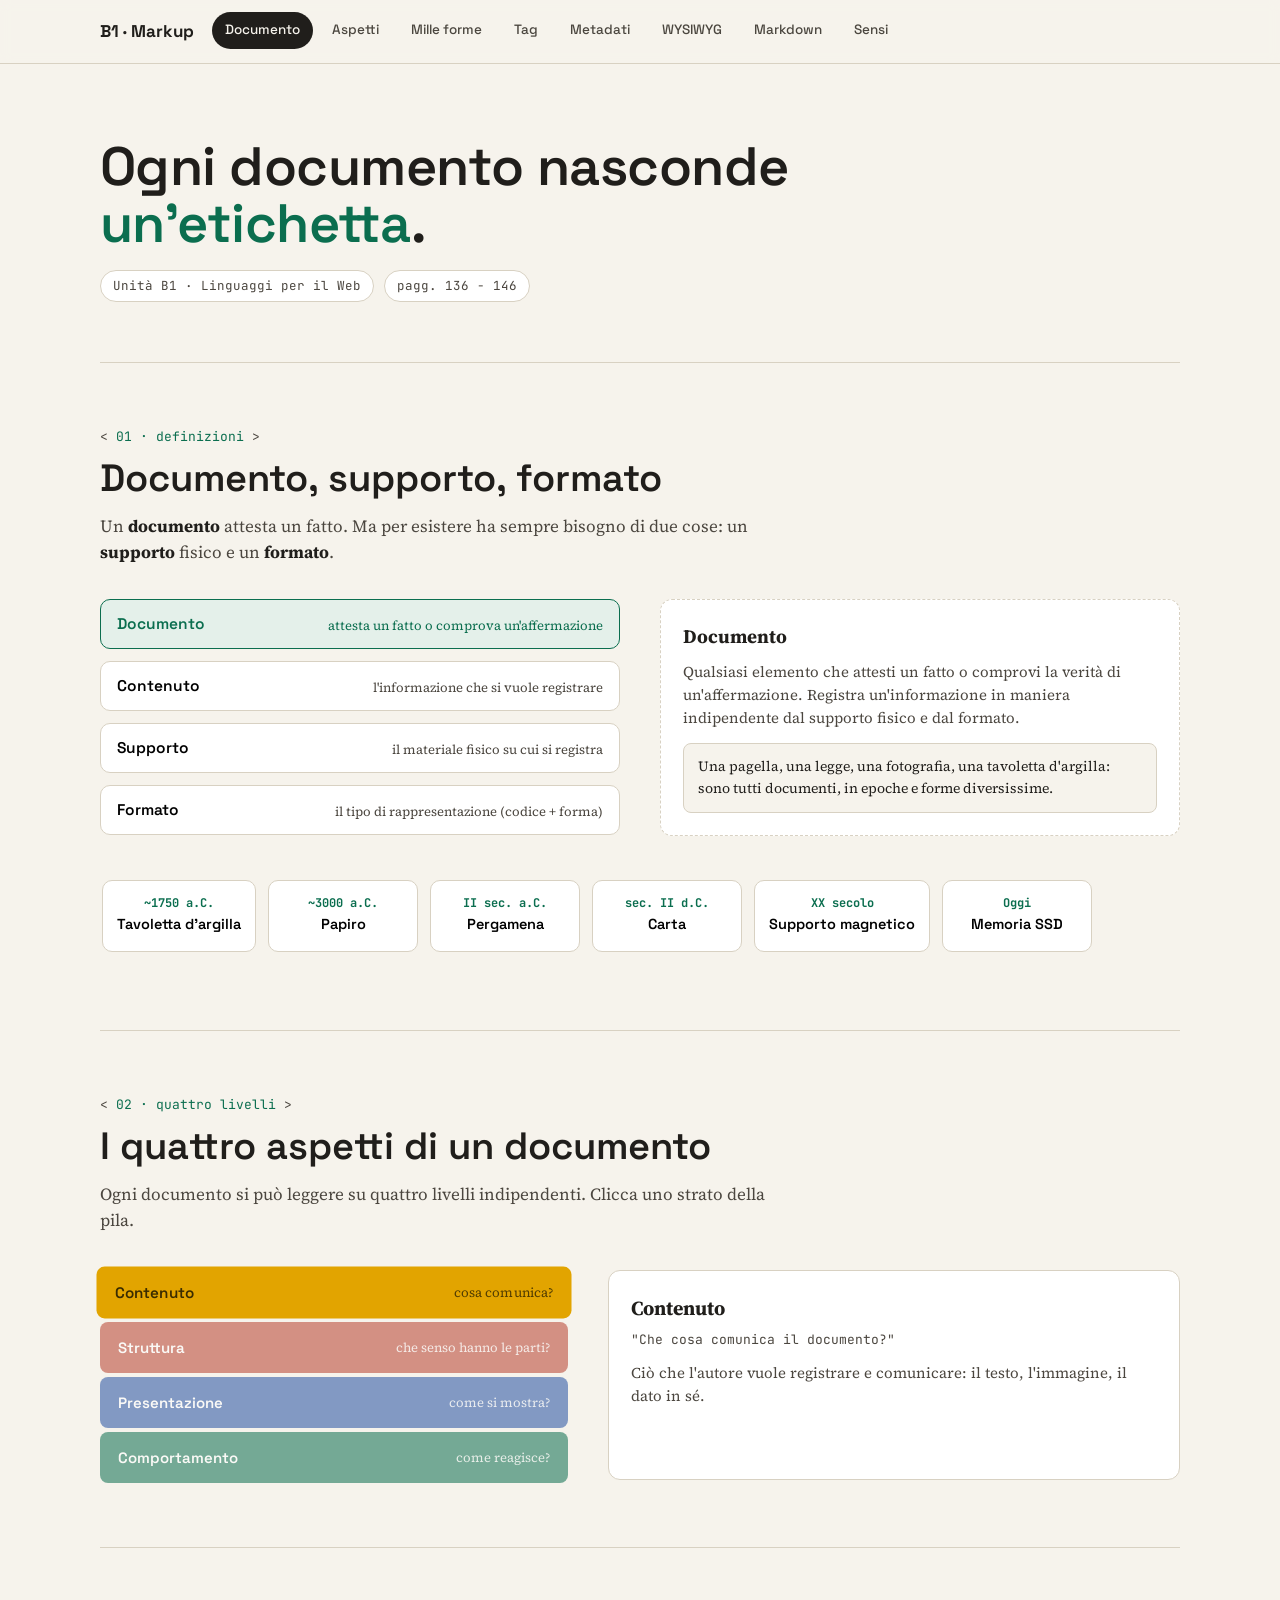
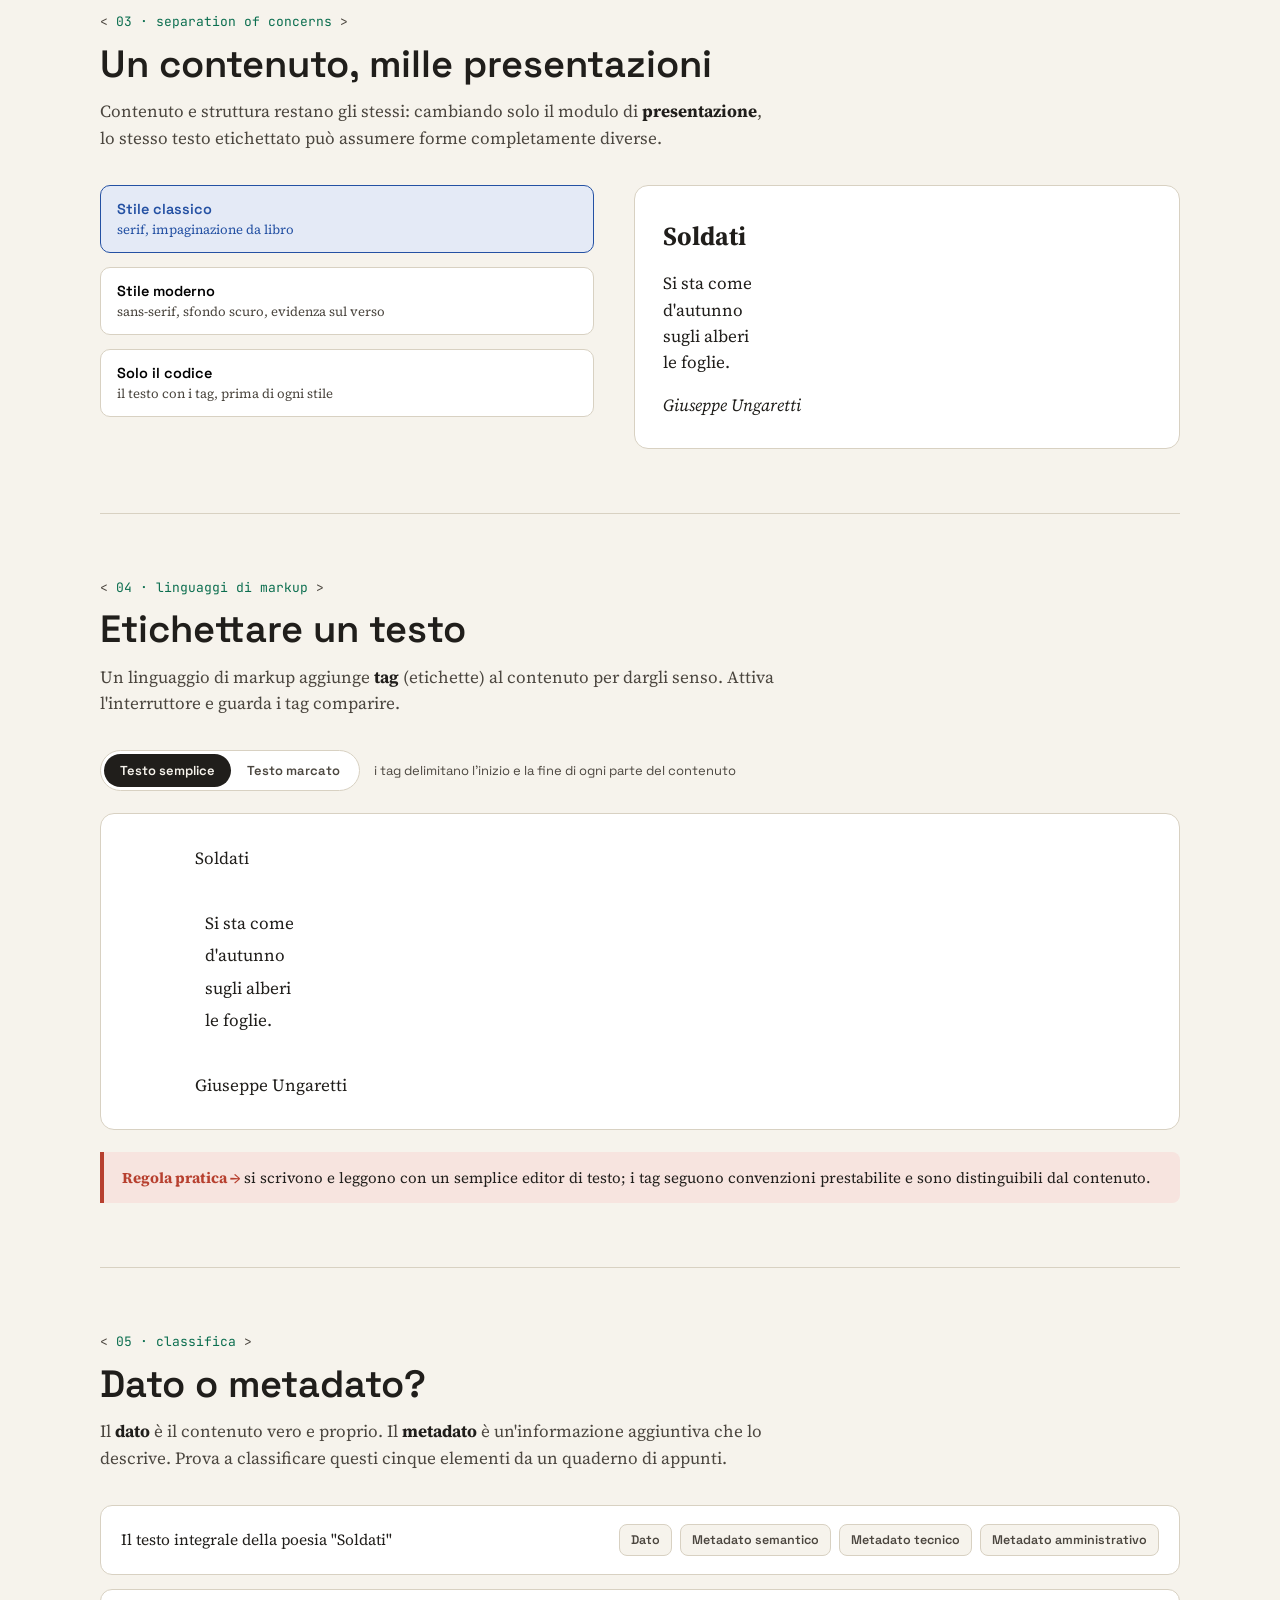
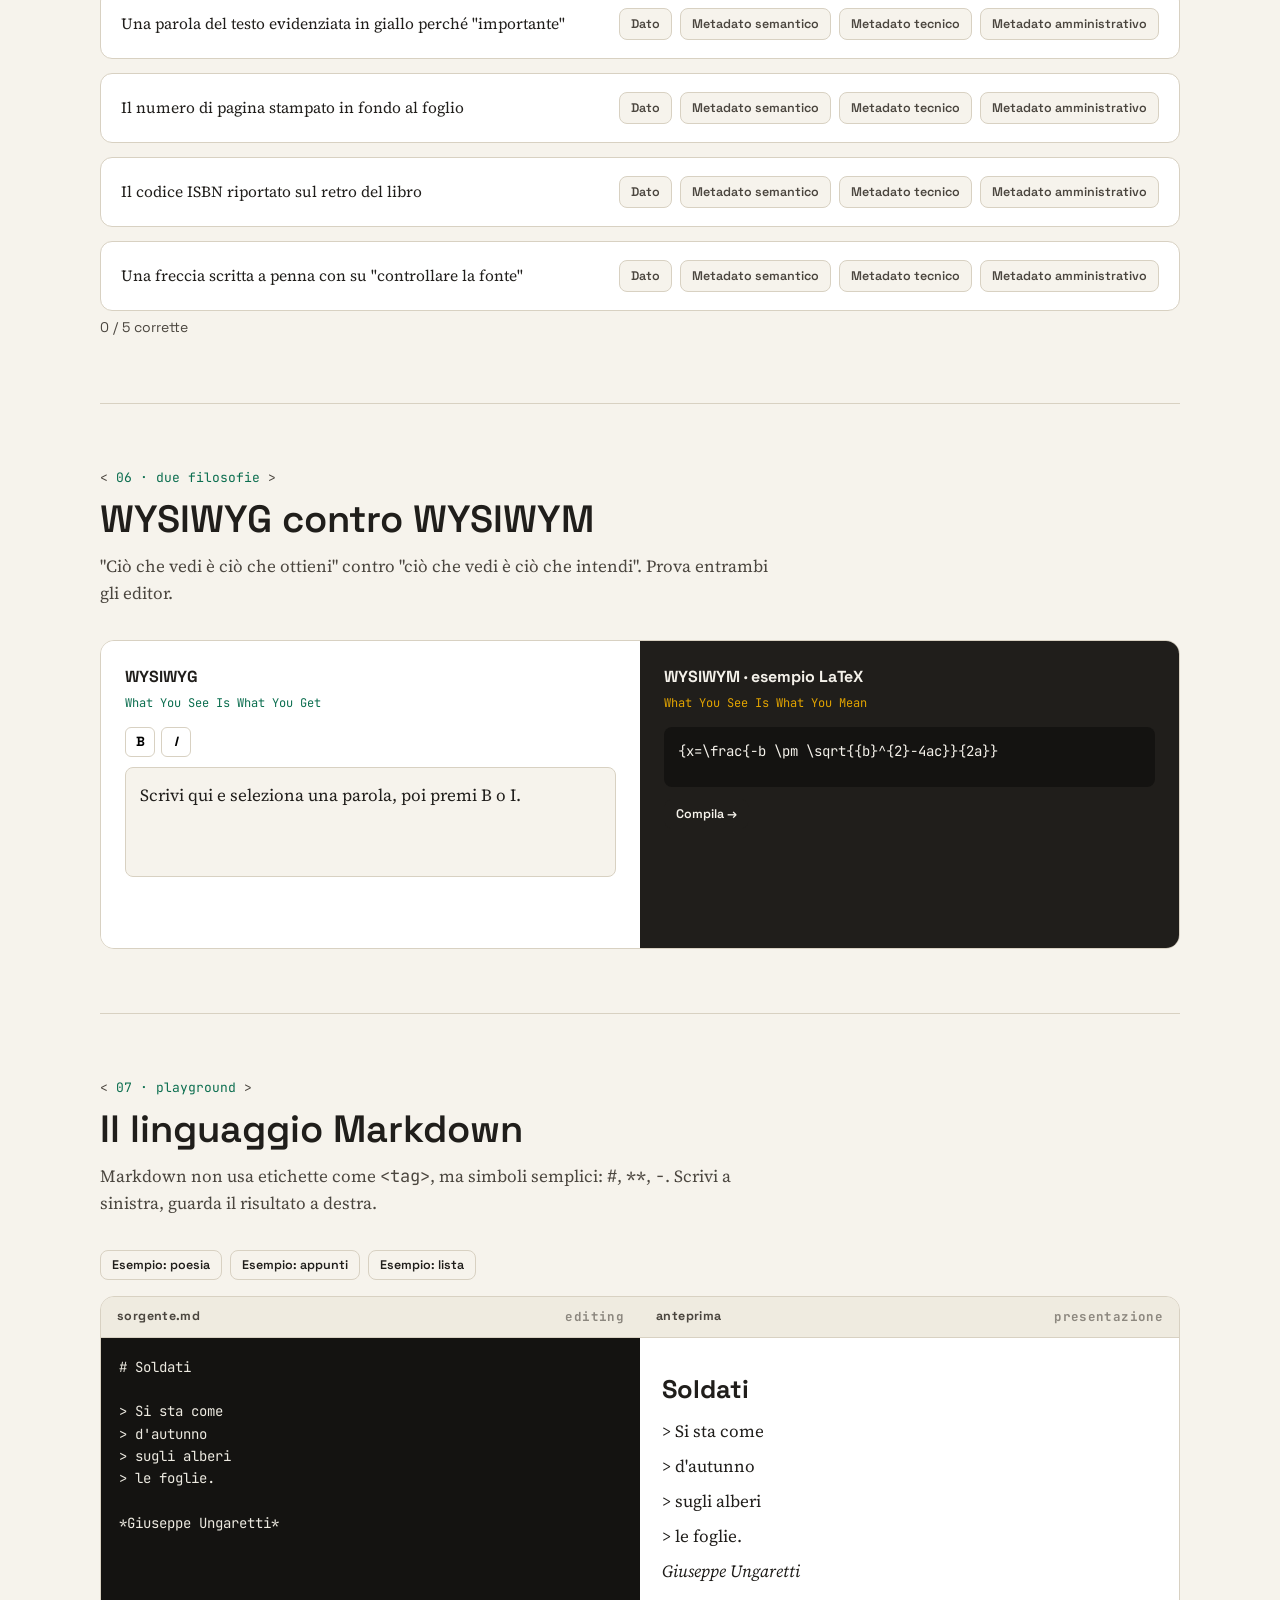
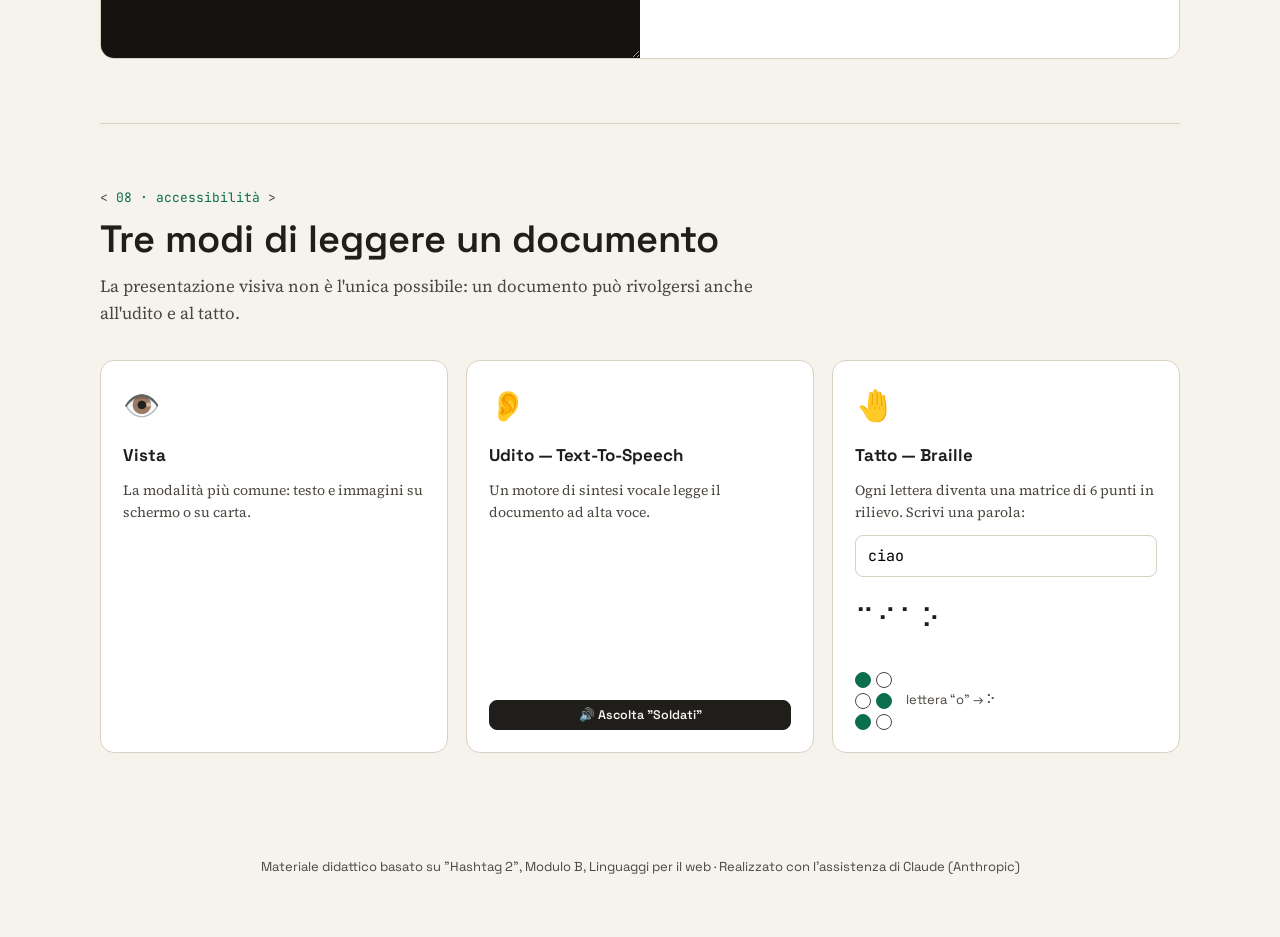
<file: 01-documentiMarkup.html>
<!DOCTYPE html>
<html lang="it">

<head>
  <meta charset="UTF-8">
  <meta name="viewport" content="width=device-width, initial-scale=1">
  <title>Documenti e linguaggi di markup — Unità B1</title>
  <meta name="description" content="Percorso interattivo su documento, formato, markup, metadati e Markdown">
  <link rel="preconnect" href="https://fonts.googleapis.com">
  <link rel="preconnect" href="https://fonts.gstatic.com" crossorigin>
  <link
    href="https://fonts.googleapis.com/css2?family=Space+Grotesk:wght@400;500;600;700&family=Source+Serif+4:opsz,wght@8..60,400;8..60,500;8..60,600&family=JetBrains+Mono:wght@400;500;600;700&display=swap"
    rel="stylesheet">
  <link rel="stylesheet" href="style.css">
  <style>
    /* ===================== SEZIONE 1: documento ===================== */
    .doc-diagram {
      display: grid;
      grid-template-columns: 1fr 1fr;
      gap: 40px;
      align-items: start
    }

    @media (max-width:800px) {
      .doc-diagram {
        grid-template-columns: 1fr
      }
    }

    .doc-nodes {
      display: flex;
      flex-direction: column;
      gap: 12px
    }

    .doc-node {
      text-align: left;
      width: 100%;
      cursor: pointer;
      font-family: var(--sans);
      font-weight: 600;
      font-size: 15.5px;
      border: 1.5px solid var(--line);
      background: #fff;
      border-radius: 10px;
      padding: 14px 16px;
      display: flex;
      align-items: center;
      justify-content: space-between;
      transition: border-color .15s, background .15s;
    }

    .doc-node:hover {
      border-color: var(--ink)
    }

    .doc-node.active {
      border-color: var(--tag);
      background: var(--tag-soft);
      color: var(--tag)
    }

    .doc-node small {
      display: block;
      font-family: var(--serif);
      font-weight: 400;
      color: var(--ink-soft);
      font-size: 13px;
      margin-top: 3px
    }

    .doc-node.active small {
      color: var(--tag)
    }

    .doc-detail {
      border: 1px dashed var(--line);
      border-radius: 12px;
      padding: 22px;
      min-height: 230px;
      background: #fff;
    }

    .doc-detail h4 {
      margin: 0 0 8px;
      font-size: 19px
    }

    .doc-detail p {
      margin: 0 0 10px;
      color: var(--ink-soft);
      font-size: 15px
    }

    .doc-detail .example {
      margin-top: 14px;
      padding: 12px 14px;
      background: var(--paper);
      border-radius: 8px;
      font-size: 14px;
      border: 1px solid var(--line);
    }

    .timeline {
      display: flex;
      gap: 12px;
      overflow-x: auto;
      padding: 6px 2px 14px;
      margin-top: 38px
    }

    .timeline::-webkit-scrollbar {
      height: 6px
    }

    .timeline::-webkit-scrollbar-thumb {
      background: var(--line);
      border-radius: 6px
    }

    .tl-card {
      min-width: 150px;
      flex: 0 0 auto;
      border: 1px solid var(--line);
      border-radius: 10px;
      padding: 14px;
      background: #fff;
      cursor: pointer;
      transition: transform .15s, border-color .15s;
    }

    .tl-card:hover {
      transform: translateY(-3px);
      border-color: var(--tag)
    }

    .tl-card .yr {
      font-family: var(--mono);
      font-size: 12px;
      color: var(--tag);
      font-weight: 700
    }

    .tl-card .nm {
      font-family: var(--sans);
      font-weight: 600;
      font-size: 14.5px;
      margin: 4px 0
    }

    .tl-fact {
      margin-top: 12px;
      padding: 14px 16px;
      border-radius: 8px;
      background: var(--amber-soft);
      font-size: 14.5px;
      display: none;
    }

    .tl-fact.show {
      display: block
    }

    /* ===================== SEZIONE 2: aspetti (cylinder) ===================== */
    .aspects-wrap {
      display: grid;
      grid-template-columns: .9fr 1.1fr;
      gap: 40px;
      align-items: center
    }

    @media (max-width:800px) {
      .aspects-wrap {
        grid-template-columns: 1fr
      }
    }

    .stack {
      display: flex;
      flex-direction: column-reverse;
      gap: 4px
    }

    .layer {
      border: none;
      width: 100%;
      text-align: left;
      cursor: pointer;
      border-radius: 8px;
      padding: 16px 18px;
      font-family: var(--sans);
      font-weight: 600;
      font-size: 15px;
      color: #fff;
      display: flex;
      justify-content: space-between;
      align-items: center;
      transition: filter .15s, transform .15s;
      opacity: .55;
    }

    .layer:hover {
      filter: brightness(1.08)
    }

    .layer.active {
      opacity: 1;
      transform: scale(1.015)
    }

    .layer span.q {
      font-family: var(--serif);
      font-weight: 400;
      font-size: 13px;
      opacity: .85
    }

    .layer[data-l="contenuto"] {
      background: var(--amber);
      color: #3a2c00
    }

    .layer[data-l="struttura"] {
      background: var(--brick)
    }

    .layer[data-l="presentazione"] {
      background: var(--blue)
    }

    .layer[data-l="comportamento"] {
      background: var(--tag)
    }

    .aspect-detail {
      border: 1px solid var(--line);
      border-radius: 12px;
      padding: 22px;
      background: #fff;
      min-height: 210px
    }

    .aspect-detail h4 {
      margin: 0 0 6px;
      font-size: 20px
    }

    .aspect-detail .q-big {
      font-family: var(--mono);
      font-size: 13px;
      color: var(--ink-soft);
      margin-bottom: 10px
    }

    .aspect-detail p {
      color: var(--ink-soft);
      font-size: 15px;
      margin: 0
    }

    /* ===================== SEZIONE 3: una forma, mille presentazioni ===================== */
    .stage {
      display: grid;
      grid-template-columns: .95fr 1.05fr;
      gap: 40px
    }

    @media (max-width:800px) {
      .stage {
        grid-template-columns: 1fr
      }
    }

    .stage-controls {
      display: flex;
      flex-direction: column;
      gap: 14px
    }

    .style-btn {
      text-align: left;
      border: 1.5px solid var(--line);
      background: #fff;
      border-radius: 10px;
      padding: 14px 16px;
      cursor: pointer;
      font-family: var(--sans);
      font-weight: 600;
      font-size: 14.5px;
    }

    .style-btn small {
      display: block;
      font-family: var(--serif);
      font-weight: 400;
      color: var(--ink-soft);
      margin-top: 3px;
      font-size: 13px
    }

    .style-btn.active {
      border-color: var(--blue);
      background: var(--blue-soft);
      color: var(--blue)
    }

    .style-btn.active small {
      color: var(--blue)
    }

    .poem-frame {
      border: 1px solid var(--line);
      border-radius: 14px;
      padding: 30px 28px;
      background: #fff;
      min-height: 260px;
      display: flex;
      flex-direction: column;
      justify-content: center;
      transition: background .25s, color .25s;
    }

    .poem-frame .ttl {
      font-weight: 700;
      margin-bottom: 14px
    }

    .poem-frame .vs {
      margin: 0
    }

    .poem-frame .aut {
      margin-top: 16px;
      font-style: italic
    }

    /* stile classico */
    .pf-classico {
      font-family: var(--serif)
    }

    .pf-classico .ttl {
      font-size: 26px
    }

    .pf-classico .vs {
      font-size: 17px
    }

    /* stile moderno */
    .pf-moderno {
      font-family: var(--sans);
      background: var(--ink) !important;
      color: #F4F1EA
    }

    .pf-moderno .ttl {
      font-size: 15px;
      letter-spacing: .14em;
      color: var(--amber)
    }

    .pf-moderno .vs {
      font-size: 22px;
      font-weight: 500;
      line-height: 1.5
    }

    .pf-moderno .aut {
      color: #b9b3a4;
      font-style: normal;
      font-size: 13px
    }

    /* stile marcato (codice) */
    .pf-codice {
      font-family: var(--mono);
      font-size: 14px;
      background: var(--tag-soft) !important;
      color: var(--ink)
    }

    .pf-codice .tagname {
      color: var(--tag);
      font-weight: 700
    }

    /* ===================== SEZIONE 4: markup ===================== */
    .markup-lab {
      display: grid;
      grid-template-columns: 1fr;
      gap: 22px
    }

    .markup-toolbar {
      display: flex;
      align-items: center;
      gap: 14px;
      flex-wrap: wrap
    }

    .poemtext {
      border: 1px solid var(--line);
      border-radius: 14px;
      padding: 28px 30px;
      background: #fff;
      font-size: 17px
    }

    .poemtext .line {
      padding: 3px 0;
      position: relative
    }

    .poemtext .tagpair {
      color: var(--tag);
      font-family: var(--mono);
      font-size: 13px;
      opacity: 0;
      transition: opacity .2s
    }

    .markup-lab.tagged .poemtext .tagpair {
      opacity: 1
    }

    .poemtext .line-content {
      display: inline
    }

    .hint {
      font-size: 13px;
      color: var(--ink-soft);
      font-family: var(--sans)
    }

    /* ===================== SEZIONE 5: dati/metadati sort ===================== */
    .sort-grid {
      display: grid;
      grid-template-columns: 1fr;
      gap: 14px
    }

    .sort-card {
      border: 1px solid var(--line);
      border-radius: 12px;
      padding: 18px 20px;
      background: #fff;
      display: grid;
      grid-template-columns: 1fr auto;
      gap: 16px;
      align-items: center;
    }

    @media (max-width:680px) {
      .sort-card {
        grid-template-columns: 1fr
      }
    }

    .sort-card .txt {
      font-size: 15.5px
    }

    .sort-card .opts {
      display: flex;
      gap: 8px;
      flex-wrap: wrap
    }

    .opt-btn {
      font-family: var(--sans);
      font-size: 12.5px;
      font-weight: 600;
      border: 1px solid var(--line);
      background: var(--paper);
      padding: 7px 11px;
      border-radius: 8px;
      cursor: pointer;
      color: var(--ink-soft);
    }

    .opt-btn:hover {
      border-color: var(--ink);
      color: var(--ink)
    }

    .sort-card .fb {
      grid-column: 1/-1;
      font-size: 13.5px;
      padding: 10px 12px;
      border-radius: 8px;
      display: none;
      font-family: var(--sans)
    }

    .sort-card .fb.show {
      display: block
    }

    .fb.correct {
      background: var(--tag-soft);
      color: var(--tag)
    }

    .fb.wrong {
      background: var(--brick-soft);
      color: var(--brick)
    }

    .score-line {
      font-family: var(--sans);
      font-size: 14px;
      color: var(--ink-soft);
      margin-top: 6px
    }

    /* ===================== SEZIONE 6: wysiwyg/wysiwym ===================== */
    .compare {
      display: grid;
      grid-template-columns: 1fr 1fr;
      gap: 0;
      border: 1px solid var(--line);
      border-radius: 14px;
      overflow: hidden
    }

    @media (max-width:760px) {
      .compare {
        grid-template-columns: 1fr
      }
    }

    .cmp-col {
      padding: 24px
    }

    .cmp-col.a {
      background: #fff
    }

    .cmp-col.b {
      background: var(--ink);
      color: #F4F1EA
    }

    .cmp-col h4 {
      font-family: var(--sans);
      margin: 0 0 4px;
      font-size: 16px
    }

    .cmp-col .tagline {
      font-family: var(--mono);
      font-size: 12px;
      color: var(--tag);
      margin-bottom: 14px
    }

    .cmp-col.b .tagline {
      color: var(--amber)
    }

    .wysiwyg-box {
      border: 1px solid var(--line);
      border-radius: 8px;
      padding: 14px;
      min-height: 110px;
      background: var(--paper)
    }

    .wysiwyg-toolbar {
      display: flex;
      gap: 6px;
      margin-bottom: 10px
    }

    .wysiwyg-toolbar button {
      width: 30px;
      height: 30px;
      border: 1px solid var(--line);
      background: #fff;
      border-radius: 6px;
      cursor: pointer;
      font-family: var(--sans);
      font-weight: 700
    }

    .latex-src {
      font-family: var(--mono);
      font-size: 14px;
      background: #141311;
      border-radius: 8px;
      padding: 14px;
      color: #F4F1EA;
      min-height: 60px;
    }

    .latex-out {
      margin-top: 14px;
      background: #fff;
      color: var(--ink);
      border-radius: 8px;
      padding: 22px;
      text-align: center;
      font-size: 22px;
      min-height: 64px;
      display: flex;
      align-items: center;
      justify-content: center;
      opacity: 0;
      transition: opacity .3s;
    }

    .latex-out.show {
      opacity: 1
    }

    .frac {
      display: inline-flex;
      flex-direction: column;
      vertical-align: middle;
      text-align: center;
      margin: 0 4px
    }

    .frac .num {
      border-bottom: 1.5px solid var(--ink);
      padding: 0 6px 2px
    }

    .frac .den {
      padding: 2px 6px 0
    }

    /* ===================== SEZIONE 7: markdown playground ===================== */
    .md-lab {
      display: grid;
      grid-template-columns: 1fr 1fr;
      gap: 0;
      border: 1px solid var(--line);
      border-radius: 14px;
      overflow: hidden
    }

    @media (max-width:800px) {
      .md-lab {
        grid-template-columns: 1fr
      }
    }

    .md-pane {
      display: flex;
      flex-direction: column
    }

    .md-pane-head {
      font-family: var(--sans);
      font-size: 12.5px;
      font-weight: 700;
      letter-spacing: .03em;
      padding: 10px 16px;
      border-bottom: 1px solid var(--line);
      background: var(--paper-2);
      color: var(--ink-soft);
      display: flex;
      justify-content: space-between;
      align-items: center;
    }

    #mdInput {
      border: none;
      resize: vertical;
      padding: 18px;
      font-family: var(--mono);
      font-size: 14px;
      line-height: 1.6;
      min-height: 320px;
      flex: 1;
      background: #141311;
      color: #EDEAE1;
      outline: none;
    }

    #mdOutput {
      padding: 20px 22px;
      overflow: auto;
      min-height: 320px;
      background: #fff
    }

    #mdOutput h1,
    #mdOutput h2,
    #mdOutput h3 {
      font-family: var(--sans);
      margin: .5em 0 .3em
    }

    #mdOutput p {
      margin: .5em 0
    }

    #mdOutput code {
      background: var(--tag-soft);
      color: var(--tag);
      padding: 1px 5px;
      border-radius: 4px;
      font-size: .9em
    }

    #mdOutput blockquote {
      border-left: 3px solid var(--amber);
      margin: .6em 0;
      padding: 2px 14px;
      color: var(--ink-soft);
      background: var(--amber-soft)
    }

    #mdOutput ul {
      padding-left: 22px
    }

    #mdOutput hr {
      border: none;
      border-top: 1px solid var(--line);
      margin: 1em 0
    }

    .md-presets {
      display: flex;
      gap: 8px;
      flex-wrap: wrap;
      margin-bottom: 16px
    }

    /* ===================== SEZIONE 8: sensi ===================== */
    .senses {
      display: grid;
      grid-template-columns: repeat(3, 1fr);
      gap: 18px
    }

    @media (max-width:800px) {
      .senses {
        grid-template-columns: 1fr
      }
    }

    .sense-card {
      border: 1px solid var(--line);
      border-radius: 14px;
      padding: 22px;
      background: #fff;
      display: flex;
      flex-direction: column;
      gap: 12px
    }

    .sense-card .icon {
      font-size: 30px
    }

    .sense-card h4 {
      margin: 0;
      font-family: var(--sans);
      font-size: 17px
    }

    .sense-card p {
      margin: 0;
      color: var(--ink-soft);
      font-size: 14px;
      flex: 1
    }

    #brailleInput {
      width: 100%;
      padding: 10px 12px;
      border: 1px solid var(--line);
      border-radius: 8px;
      font-family: var(--mono);
      font-size: 15px
    }

    .braille-out {
      font-size: 26px;
      letter-spacing: 3px;
      padding: 10px 0;
      min-height: 40px;
      word-break: break-all
    }

    .dotgrid {
      display: inline-grid;
      grid-template-columns: repeat(2, 16px);
      grid-template-rows: repeat(3, 16px);
      gap: 5px;
      vertical-align: middle
    }

    .dotgrid i {
      width: 16px;
      height: 16px;
      border-radius: 50%;
      border: 1.5px solid var(--ink-soft);
      display: block
    }

    .dotgrid i.on {
      background: var(--tag);
      border-color: var(--tag)
    }

    .braille-letterbox {
      display: flex;
      align-items: center;
      gap: 14px;
      margin-top: 10px;
      font-family: var(--sans);
      font-size: 13px;
      color: var(--ink-soft)
    }

    /* ===================== QUIZ ===================== */
    .quiz-card {
      border: 1px solid var(--line);
      border-radius: 12px;
      padding: 20px 22px;
      background: #fff;
      margin-bottom: 14px
    }

    .quiz-q {
      font-family: var(--sans);
      font-weight: 600;
      font-size: 15.5px;
      margin-bottom: 12px
    }

    .quiz-opts {
      display: flex;
      flex-direction: column;
      gap: 8px
    }

    .quiz-opt {
      text-align: left;
      border: 1px solid var(--line);
      background: var(--paper);
      border-radius: 8px;
      padding: 10px 14px;
      cursor: pointer;
      font-family: var(--serif);
      font-size: 15px;
    }

    .quiz-opt.correct {
      border-color: var(--tag);
      background: var(--tag-soft);
      color: var(--tag)
    }

    .quiz-opt.wrong {
      border-color: var(--brick);
      background: var(--brick-soft);
      color: var(--brick)
    }

    .quiz-opt[disabled] {
      cursor: default
    }

    .quiz-result {
      font-family: var(--sans);
      font-weight: 600;
      text-align: center;
      padding: 20px;
      font-size: 17px
    }

    footer {
      padding: 40px 20px 60px;
      text-align: center;
      font-family: var(--sans);
      font-size: 13px;
      color: var(--ink-soft)
    }

    footer a {
      color: var(--ink-soft)
    }

    .two-col-note {
      display: grid;
      grid-template-columns: 1fr 1fr;
      gap: 16px;
      margin-top: 20px
    }

    @media (max-width:700px) {
      .two-col-note {
        grid-template-columns: 1fr
      }
    }
  </style>
</head>

<body>
  <a href="#main" class="skip-link">Vai al contenuto</a>

  <header class="top">
    <div class="top-inner">
      <a class="brand" href="#top"> B1 · Markup</a>
      <nav class="pillnav" id="pillnav" aria-label="Sezioni">
        <a href="#documento">Documento</a>
        <a href="#aspetti">Aspetti</a>
        <a href="#forme">Mille forme</a>
        <a href="#tag">Tag</a>
        <a href="#metadati">Metadati</a>
        <a href="#wysiwyg">WYSIWYG</a>
        <a href="#markdown">Markdown</a>
        <a href="#sensi">Sensi</a>
      </nav>
    </div>
  </header>

  <main id="main">

    <!-- HERO -->
    <section class="hero" id="top">
      <div class="hero-grid">
        <div>
          <h1>Ogni documento nasconde <span class="accent">un'etichetta</span>.</h1>
          <div class="meta">
            <span>Unità B1 · Linguaggi per il Web</span>
            <span>pagg. 136 - 146</span>
          </div>
        </div>
    </section>

    <!-- 1. DOCUMENTO -->
    <section id="documento">
      <div class="section-head">
        <div class="kicker">01 · definizioni</div>
        <h2>Documento, supporto, formato</h2>
        <p class="lead">Un <strong>documento</strong> attesta un fatto. Ma per esistere ha sempre bisogno di due cose:
          un <strong>supporto</strong> fisico e un <strong>formato</strong>. </p>
      </div>

      <div class="doc-diagram">
        <div class="doc-nodes" role="tablist" aria-label="Elementi del documento">
          <button class="doc-node active" data-doc="documento" role="tab" aria-selected="true">Documento
            <small>attesta un fatto o comprova un'affermazione</small></button>
          <button class="doc-node" data-doc="contenuto" role="tab" aria-selected="false">Contenuto
            <small>l'informazione che si vuole registrare</small></button>
          <button class="doc-node" data-doc="supporto" role="tab" aria-selected="false">Supporto
            <small>il materiale fisico su cui si registra</small></button>
          <button class="doc-node" data-doc="formato" role="tab" aria-selected="false">Formato
            <small>il tipo di rappresentazione (codice + forma)</small></button>
        </div>
        <div class="doc-detail" id="docDetail" aria-live="polite">
          <!-- riempito via JS -->
        </div>
      </div>

      <div class="timeline" id="timeline" aria-label="Storia dei supporti documentali"></div>
      <div class="tl-fact" id="tlFact"></div>
    </section>

    <!-- 2. ASPETTI -->
    <section id="aspetti">
      <div class="section-head">
        <div class="kicker">02 · quattro livelli</div>
        <h2>I quattro aspetti di un documento</h2>
        <p class="lead">Ogni documento si può leggere su quattro livelli indipendenti. Clicca uno strato della pila.</p>
      </div>
      <div class="aspects-wrap">
        <div class="stack" role="tablist" aria-label="Aspetti del documento">
          <button class="layer" data-l="comportamento" role="tab">Comportamento <span class="q">come
              reagisce?</span></button>
          <button class="layer" data-l="presentazione" role="tab">Presentazione <span class="q">come si
              mostra?</span></button>
          <button class="layer" data-l="struttura" role="tab">Struttura <span class="q">che senso hanno le
              parti?</span></button>
          <button class="layer active" data-l="contenuto" role="tab">Contenuto <span class="q">cosa
              comunica?</span></button>
        </div>
        <div class="aspect-detail" id="aspectDetail" aria-live="polite"></div>
      </div>
    </section>

    <!-- 3. UNA FORMA, MILLE PRESENTAZIONI -->
    <section id="forme">
      <div class="section-head">
        <div class="kicker">03 · separation of concerns</div>
        <h2>Un contenuto, mille presentazioni</h2>
        <p class="lead">Contenuto e struttura restano gli stessi: cambiando solo il modulo di
          <strong>presentazione</strong>, lo stesso testo etichettato può assumere forme completamente diverse.
        </p>
      </div>
      <div class="stage">
        <div class="stage-controls">
          <button class="style-btn active" data-style="classico">Stile classico<small>serif, impaginazione da
              libro</small></button>
          <button class="style-btn" data-style="moderno">Stile moderno<small>sans-serif, sfondo scuro, evidenza sul
              verso</small></button>
          <button class="style-btn" data-style="codice">Solo il codice<small>il testo con i tag, prima di ogni
              stile</small></button>
        </div>
        <div class="poem-frame pf-classico" id="poemFrame">
          <div class="ttl">Soldati</div>
          <p class="vs">Si sta come<br>d'autunno<br>sugli alberi<br>le foglie.</p>
          <div class="aut">Giuseppe Ungaretti</div>
        </div>
      </div>
    </section>

    <!-- 4. TAG -->
    <section id="tag">
      <div class="section-head">
        <div class="kicker">04 · linguaggi di markup</div>
        <h2>Etichettare un testo</h2>
        <p class="lead">Un linguaggio di markup aggiunge <strong>tag</strong> (etichette) al contenuto per dargli senso.
          Attiva l'interruttore e guarda i tag comparire.</p>
      </div>
      <div class="markup-lab" id="markupLab">
        <div class="markup-toolbar">
          <div class="pill-toggle">
            <button id="btnPlain" class="active">Testo semplice</button>
            <button id="btnTagged">Testo marcato</button>
          </div>
          <span class="hint">i tag delimitano l'inizio e la fine di ogni parte del contenuto</span>
        </div>
        <div class="poemtext">
          <div class="line"><span class="tagpair">&lt;titolo&gt;</span><span class="line-content">Soldati</span><span
              class="tagpair">&lt;/titolo&gt;</span></div>
          <div class="line"><span class="tagpair">&lt;testo&gt;</span></div>
          <div class="line" style="padding-left:18px"><span class="tagpair">&lt;verso&gt;</span><span
              class="line-content">Si sta come</span><span class="tagpair">&lt;/verso&gt;</span></div>
          <div class="line" style="padding-left:18px"><span class="tagpair">&lt;verso&gt;</span><span
              class="line-content">d'autunno</span><span class="tagpair">&lt;/verso&gt;</span></div>
          <div class="line" style="padding-left:18px"><span class="tagpair">&lt;verso&gt;</span><span
              class="line-content">sugli alberi</span><span class="tagpair">&lt;/verso&gt;</span></div>
          <div class="line" style="padding-left:18px"><span class="tagpair">&lt;verso&gt;</span><span
              class="line-content">le foglie.</span><span class="tagpair">&lt;/verso&gt;</span></div>
          <div class="line"><span class="tagpair">&lt;/testo&gt;</span></div>
          <div class="line"><span class="tagpair">&lt;autore&gt;</span><span class="line-content">Giuseppe
              Ungaretti</span><span class="tagpair">&lt;/autore&gt;</span></div>
        </div>
      </div>
      <div class="note-callout" style="margin-top:22px">
        <strong>Regola pratica →</strong> si scrivono e leggono con un semplice editor di testo; i tag seguono
        convenzioni prestabilite e sono distinguibili dal contenuto.
      </div>
    </section>

    <!-- 5. DATI E METADATI -->
    <section id="metadati">
      <div class="section-head">
        <div class="kicker">05 · classifica</div>
        <h2>Dato o metadato?</h2>
        <p class="lead">Il <strong>dato</strong> è il contenuto vero e proprio. Il <strong>metadato</strong> è
          un'informazione aggiuntiva che lo descrive. Prova a classificare questi cinque elementi da un quaderno di
          appunti.</p>
      </div>
      <div class="sort-grid" id="sortGrid"></div>
      <div class="score-line" id="scoreLine">0 / 5 corrette</div>
    </section>

    <!-- 6. WYSIWYG vs WYSIWYM -->
    <section id="wysiwyg">
      <div class="section-head">
        <div class="kicker">06 · due filosofie</div>
        <h2>WYSIWYG contro WYSIWYM</h2>
        <p class="lead">"Ciò che vedi è ciò che ottieni" contro "ciò che vedi è ciò che intendi". Prova entrambi gli
          editor.</p>
      </div>
      <div class="compare">
        <div class="cmp-col a">
          <h4>WYSIWYG</h4>
          <div class="tagline">What You See Is What You Get</div>
          <div class="wysiwyg-toolbar">
            <button id="wgBold"><b>B</b></button>
            <button id="wgItalic"><i>I</i></button>
          </div>
          <div class="wysiwyg-box" id="wgBox" contenteditable="true">Scrivi qui e seleziona una parola, poi premi B o I.
          </div>
        </div>
        <div class="cmp-col b">
          <h4>WYSIWYM · esempio LaTeX</h4>
          <div class="tagline">What You See Is What You Mean</div>
          <div class="latex-src">{x=\frac&#123;-b \pm
            \sqrt&#123;&#123;b&#125;^&#123;2&#125;-4ac&#125;&#125;&#123;2a&#125;}</div>
          <div style="margin-top:12px"><button class="btn small" id="btnCompile">Compila →</button></div>
          <div class="latex-out" id="latexOut">
            x = −b ± <span class="frac"><span class="num">√(b²−4ac)</span></span> ⁄ 2a
          </div>
        </div>
      </div>
    </section>

    <!-- 7. MARKDOWN -->
    <section id="markdown">
      <div class="section-head">
        <div class="kicker">07 · playground</div>
        <h2>Il linguaggio Markdown</h2>
        <p class="lead">Markdown non usa etichette come <code>&lt;tag&gt;</code>, ma simboli semplici: <code>#</code>,
          <code>**</code>, <code>-</code>. Scrivi a sinistra, guarda il risultato a destra.
        </p>
      </div>
      <div class="md-presets">
        <button class="btn small ghost" data-preset="poesia">Esempio: poesia</button>
        <button class="btn small ghost" data-preset="appunti">Esempio: appunti</button>
        <button class="btn small ghost" data-preset="lista">Esempio: lista</button>
      </div>
      <div class="md-lab">
        <div class="md-pane">
          <div class="md-pane-head"><span>sorgente.md</span><span class="mono" style="opacity:.6">editing</span></div>
          <textarea id="mdInput" spellcheck="false"></textarea>
        </div>
        <div class="md-pane">
          <div class="md-pane-head"><span>anteprima</span><span class="mono" style="opacity:.6">presentazione</span>
          </div>
          <div id="mdOutput"></div>
        </div>
      </div>
    </section>

    <!-- 8. SENSI -->
    <section id="sensi">
      <div class="section-head">
        <div class="kicker">08 · accessibilità</div>
        <h2>Tre modi di leggere un documento</h2>
        <p class="lead">La presentazione visiva non è l'unica possibile: un documento può rivolgersi anche all'udito e
          al tatto.</p>
      </div>
      <div class="senses">
        <div class="sense-card">
          <div class="icon">👁️</div>
          <h4>Vista</h4>
          <p>La modalità più comune: testo e immagini su schermo o su carta.</p>
        </div>
        <div class="sense-card">
          <div class="icon">👂</div>
          <h4>Udito — Text‑To‑Speech</h4>
          <p>Un motore di sintesi vocale legge il documento ad alta voce.</p>
          <button class="btn small" id="btnSpeak">🔊 Ascolta "Soldati"</button>
        </div>
        <div class="sense-card">
          <div class="icon">🤚</div>
          <h4>Tatto — Braille</h4>
          <p>Ogni lettera diventa una matrice di 6 punti in rilievo. Scrivi una parola:</p>
          <input id="brailleInput" type="text" maxlength="14" placeholder="es. ciao" value="ciao">
          <div class="braille-out" id="brailleOut" aria-hidden="true"></div>
          <div class="braille-letterbox">
            <div class="dotgrid" id="dotgrid"></div>
            <span id="dotLetterLabel">ultima lettera</span>
          </div>
        </div>
      </div>
    </section>

  </main>

  <footer>
    Materiale didattico basato su "Hashtag 2", Modulo B, Linguaggi per il web · Realizzato con l'assistenza di Claude
    (Anthropic)
  </footer>

  <script src="site.js"></script>

  <script>

    /* ============ SEZIONE 1: DOCUMENTO ============ */
    (function () {
      const data = {
        documento: {
          title: 'Documento',
          body: "Qualsiasi elemento che attesti un fatto o comprovi la verità di un'affermazione. Registra un'informazione in maniera indipendente dal supporto fisico e dal formato.",
          example: 'Una pagella, una legge, una fotografia, una tavoletta d\'argilla: sono tutti documenti, in epoche e forme diversissime.'
        },
        contenuto: {
          title: 'Contenuto',
          body: "L'informazione che il documento porta con sé: testo, immagine, suono. È indipendente da come viene registrata.",
          example: "Il voto \"7\" in una pagella è contenuto, qualunque sia il modo in cui viene scritto."
        },
        supporto: {
          title: 'Supporto',
          body: "Il materiale fisico, possibilmente durevole, sul quale si registra l'informazione: può essere estratta in un secondo momento.",
          example: "Pietra, argilla, papiro, carta, un disco magnetico, una memoria SSD."
        },
        formato: {
          title: 'Formato',
          body: "L'insieme di meta‑informazioni utili a comprendere il significato del documento: riguarda sia il codice simbolico sia lo stile/forma.",
          example: "Lo stesso anno può essere scritto \"1754\" (decimale) o \"MDCCLIV\" (romano): cambia il formato, non il contenuto."
        }
      };
      const nodes = document.querySelectorAll('.doc-node');
      const detail = document.getElementById('docDetail');
      function render(key) {
        const d = data[key];
        detail.innerHTML = `<h4>${d.title}</h4><p>${d.body}</p><div class="example">${d.example}</div>`;
      }
      nodes.forEach(n => {
        n.addEventListener('click', () => {
          nodes.forEach(x => { x.classList.remove('active'); x.setAttribute('aria-selected', 'false') });
          n.classList.add('active'); n.setAttribute('aria-selected', 'true');
          render(n.dataset.doc);
        });
      });
      render('documento');

      const timelineData = [
        { yr: '~1750 a.C.', nm: 'Tavoletta d\'argilla', fact: 'Il Codice di Hammurabi è inciso su argilla: una delle più antiche raccolte di leggi mai trovate.' },
        { yr: '~3000 a.C.', nm: 'Papiro', fact: 'Realizzato dal midollo della pianta omonima, ha permesso ai documenti egizi di arrivare fino a noi.' },
        { yr: 'II sec. a.C.', nm: 'Pergamena', fact: 'Pelle animale trattata: più resistente del papiro, nata (secondo la leggenda) a Pergamo.' },
        { yr: 'sec. II d.C.', nm: 'Carta', fact: 'Inventata in Cina, diventa il supporto documentale dominante per quasi due millenni.' },
        { yr: 'XX secolo', nm: 'Supporto magnetico', fact: 'Nastri e dischi registrano informazioni tramite magnetizzazione: nasce l\'archiviazione elettronica.' },
        { yr: 'Oggi', nm: 'Memoria SSD', fact: 'Stato solido, nessuna parte meccanica: il supporto documentale più veloce e diffuso oggi.' }
      ];
      const tl = document.getElementById('timeline');
      const fact = document.getElementById('tlFact');
      timelineData.forEach((t, i) => {
        const el = document.createElement('button');
        el.className = 'tl-card';
        el.innerHTML = `<div class="yr">${t.yr}</div><div class="nm">${t.nm}</div>`;
        el.addEventListener('click', () => {
          fact.textContent = t.fact;
          fact.classList.add('show');
        });
        tl.appendChild(el);
      });
    })();

    /* ============ SEZIONE 2: ASPETTI ============ */
    (function () {
      const data = {
        contenuto: { q: '"Che cosa comunica il documento?"', body: 'Ciò che l\'autore vuole registrare e comunicare: il testo, l\'immagine, il dato in sé.' },
        struttura: { q: '"Qual è il significato delle parti che lo compongono?"', body: 'Il senso attribuito a ciascuna parte: un titolo, una didascalia, l\'autore. È l\'aspetto semantico.' },
        presentazione: { q: '"Come si presenta e come viene fruito?"', body: 'Colore, dimensione, font per un testo; volume e timbro per un audio. È lo stile.' },
        comportamento: { q: '"Come reagisce quando l\'utente interagisce con esso?"', body: 'Per esempio un menu che appare al passaggio del mouse, o un inchiostro che cambia colore in base all\'angolazione.' }
      };
      const layers = document.querySelectorAll('.layer');
      const detail = document.getElementById('aspectDetail');
      function render(key) {
        const d = data[key];
        const label = key.charAt(0).toUpperCase() + key.slice(1);
        detail.innerHTML = `<h4>${label}</h4><div class="q-big">${d.q}</div><p>${d.body}</p>`;
      }
      layers.forEach(l => {
        l.addEventListener('click', () => {
          layers.forEach(x => x.classList.remove('active'));
          l.classList.add('active');
          render(l.dataset.l);
        });
      });
      render('contenuto');
    })();

    /* ============ SEZIONE 3: UNA FORMA, MILLE PRESENTAZIONI ============ */
    (function () {
      const btns = document.querySelectorAll('.style-btn');
      const frame = document.getElementById('poemFrame');
      const templates = {
        classico: `<div class="ttl">Soldati</div><p class="vs">Si sta come<br>d'autunno<br>sugli alberi<br>le foglie.</p><div class="aut">Giuseppe Ungaretti</div>`,
        moderno: `<div class="ttl">SOLDATI</div><p class="vs">Si sta come<br>d'autunno<br>sugli alberi<br>le foglie.</p><div class="aut">— Giuseppe Ungaretti</div>`,
        codice: `<div>&lt;titolo&gt;Soldati&lt;/titolo&gt;<br>&lt;testo&gt;<br>&nbsp;&nbsp;&lt;verso&gt;Si sta come&lt;/verso&gt;<br>&nbsp;&nbsp;&lt;verso&gt;d'autunno&lt;/verso&gt;<br>&nbsp;&nbsp;&lt;verso&gt;sugli alberi&lt;/verso&gt;<br>&nbsp;&nbsp;&lt;verso&gt;le foglie.&lt;/verso&gt;<br>&lt;/testo&gt;<br>&lt;autore&gt;Giuseppe Ungaretti&lt;/autore&gt;</div>`
      };
      const classMap = { classico: 'pf-classico', moderno: 'pf-moderno', codice: 'pf-codice' };
      btns.forEach(b => {
        b.addEventListener('click', () => {
          btns.forEach(x => x.classList.remove('active'));
          b.classList.add('active');
          const style = b.dataset.style;
          frame.className = 'poem-frame ' + classMap[style];
          frame.innerHTML = templates[style];
        });
      });
    })();

    /* ============ SEZIONE 4: TAG TOGGLE ============ */
    (function () {
      const lab = document.getElementById('markupLab');
      const bPlain = document.getElementById('btnPlain');
      const bTag = document.getElementById('btnTagged');
      bPlain.addEventListener('click', () => {
        lab.classList.remove('tagged');
        bPlain.classList.add('active'); bTag.classList.remove('active');
      });
      bTag.addEventListener('click', () => {
        lab.classList.add('tagged');
        bTag.classList.add('active'); bPlain.classList.remove('active');
      });
    })();

    /* ============ SEZIONE 5: DATI/METADATI ============ */
    (function () {
      const items = [
        { txt: 'Il testo integrale della poesia "Soldati"', correct: 'dato', explain: 'È il contenuto stesso: l\'informazione che si vuole registrare.' },
        { txt: 'Una parola del testo evidenziata in giallo perché "importante"', correct: 'sem', explain: 'Metadato semantico/strutturale: descrive il significato di una parte del contenuto.' },
        { txt: 'Il numero di pagina stampato in fondo al foglio', correct: 'tec', explain: 'Metadato tecnico: serve a facilitare l\'accesso e la ricerca nel documento.' },
        { txt: 'Il codice ISBN riportato sul retro del libro', correct: 'amm', explain: 'Metadato amministrativo: riguarda catalogazione e reperibilità del documento.' },
        { txt: 'Una freccia scritta a penna con su "controllare la fonte"', correct: 'sem', explain: 'È un\'annotazione che attribuisce un senso aggiuntivo a una parte del testo: metadato semantico/strutturale.' }
      ];
      const opts = [
        { k: 'dato', l: 'Dato' },
        { k: 'sem', l: 'Metadato semantico' },
        { k: 'tec', l: 'Metadato tecnico' },
        { k: 'amm', l: 'Metadato amministrativo' }
      ];
      const grid = document.getElementById('sortGrid');
      const scoreLine = document.getElementById('scoreLine');
      let score = 0, answered = 0;
      items.forEach((item, idx) => {
        const card = document.createElement('div');
        card.className = 'sort-card';
        const optsHtml = opts.map(o => `<button class="opt-btn" data-k="${o.k}">${o.l}</button>`).join('');
        card.innerHTML = `<div class="txt">${item.txt}</div><div class="opts">${optsHtml}</div><div class="fb" data-fb></div>`;
        const fb = card.querySelector('[data-fb]');
        const buttons = card.querySelectorAll('.opt-btn');
        let solved = false;
        buttons.forEach(btn => {
          btn.addEventListener('click', () => {
            if (solved) return;
            const ok = btn.dataset.k === item.correct;
            solved = true; answered++;
            buttons.forEach(b => b.disabled = true);
            if (ok) {
              btn.style.borderColor = 'var(--tag)'; btn.style.background = 'var(--tag-soft)'; btn.style.color = 'var(--tag)';
              fb.className = 'fb show correct';
              fb.textContent = '✓ Esatto — ' + item.explain;
              score++;
            } else {
              btn.style.borderColor = 'var(--brick)'; btn.style.background = 'var(--brick-soft)'; btn.style.color = 'var(--brick)';
              fb.className = 'fb show wrong';
              fb.textContent = '✗ Non proprio — ' + item.explain;
            }
            scoreLine.textContent = `${score} / ${items.length} corrette`;
          });
        });
        grid.appendChild(card);
      });
    })();

    /* ============ SEZIONE 6: WYSIWYG / WYSIWYM ============ */
    (function () {
      document.getElementById('wgBold').addEventListener('click', () => document.execCommand('bold'));
      document.getElementById('wgItalic').addEventListener('click', () => document.execCommand('italic'));
      document.getElementById('btnCompile').addEventListener('click', (e) => {
        document.getElementById('latexOut').classList.add('show');
        e.target.textContent = 'Ricompila →';
      });
    })();

    /* ============ SEZIONE 7: MARKDOWN PLAYGROUND ============ */
    (function () {
      function mdToHtml(src) {
        let s = src.replace(/&/g, '&amp;').replace(/</g, '&lt;').replace(/>/g, '&gt;');
        const lines = s.split('\n');
        let html = '', inList = false, inQuote = false;
        const inlineFmt = (t) => t
          .replace(/\*\*(.+?)\*\*/g, '<strong>$1</strong>')
          .replace(/(^|[^*])\*(?!\*)([^*]+?)\*(?!\*)/g, '$1<em>$2</em>')
          .replace(/`([^`]+?)`/g, '<code>$1</code>')
          .replace(/\[([^\]]+)\]\(([^)]+)\)/g, '<a href="$2" target="_blank" rel="noopener">$1</a>');
        lines.forEach(line => {
          const trimmed = line.trim();
          if (/^---+$/.test(trimmed)) {
            if (inList) { html += '</ul>'; inList = false; }
            if (inQuote) { html += '</blockquote>'; inQuote = false; }
            html += '<hr>'; return;
          }
          const h = trimmed.match(/^(#{1,3})\s+(.*)$/);
          if (h) {
            if (inList) { html += '</ul>'; inList = false; }
            if (inQuote) { html += '</blockquote>'; inQuote = false; }
            const lvl = h[1].length;
            html += `<h${lvl}>${inlineFmt(h[2])}</h${lvl}>`; return;
          }
          if (/^>\s?/.test(trimmed)) {
            if (inList) { html += '</ul>'; inList = false; }
            if (!inQuote) { html += '<blockquote>'; inQuote = true; }
            html += `<p>${inlineFmt(trimmed.replace(/^>\s?/, ''))}</p>`; return;
          } else if (inQuote) { html += '</blockquote>'; inQuote = false; }
          const li = trimmed.match(/^[-*]\s+(.*)$/);
          if (li) {
            if (!inList) { html += '<ul>'; inList = true; }
            html += `<li>${inlineFmt(li[1])}</li>`; return;
          } else if (inList) { html += '</ul>'; inList = false; }
          if (trimmed === '') { return; }
          html += `<p>${inlineFmt(trimmed)}</p>`;
        });
        if (inList) html += '</ul>';
        if (inQuote) html += '</blockquote>';
        return html;
      }

      const input = document.getElementById('mdInput');
      const output = document.getElementById('mdOutput');
      function update() { output.innerHTML = mdToHtml(input.value); }
      input.addEventListener('input', update);

      const presets = {
        poesia: `# Soldati\n\n> Si sta come\n> d'autunno\n> sugli alberi\n> le foglie.\n\n*Giuseppe Ungaretti*`,
        appunti: `## Appunti — linguaggi di markup\n\nUn **linguaggio di markup** aggiunge tag a un testo per arricchirne il contenuto informativo.\n\n- serve ad attribuire un *significato*\n- serve a definire l'*aspetto*\n- serve ad aggiungere *funzionalità* (link, ricerca)\n\nFonte: \`Unità B1, p.144\``,
        lista: `# Cosa serve per la verifica\n\n- quaderno degli appunti\n- calcolatrice\n- penna nera o blu\n\n---\n\nRicorda: \`Markdown\` non usa le etichette come \`<tag>\`.`
      };
      document.querySelectorAll('[data-preset]').forEach(b => {
        b.addEventListener('click', () => {
          input.value = presets[b.dataset.preset];
          update();
        });
      });
      input.value = presets.poesia;
      update();
    })();

    /* ============ SEZIONE 8: SENSI ============ */
    (function () {
      // TTS
      const btnSpeak = document.getElementById('btnSpeak');
      btnSpeak.addEventListener('click', () => {
        if (!('speechSynthesis' in window)) {
          btnSpeak.textContent = 'TTS non supportato dal browser';
          return;
        }
        const text = "Soldati. Si sta come d'autunno sugli alberi le foglie. Giuseppe Ungaretti.";
        const u = new SpeechSynthesisUtterance(text);
        const voices = speechSynthesis.getVoices();
        const itVoice = voices.find(v => v.lang && v.lang.toLowerCase().startsWith('it'));
        if (itVoice) u.voice = itVoice;
        u.lang = itVoice ? itVoice.lang : 'it-IT';
        u.rate = 0.95;
        speechSynthesis.cancel();
        speechSynthesis.speak(u);
      });

      // Braille (Grade 1, mapping standard lettere a-z su Unicode Braille Patterns)
      const map = {
        a: '⠁', b: '⠃', c: '⠉', d: '⠙', e: '⠑', f: '⠋', g: '⠛', h: '⠓', i: '⠊', j: '⠚',
        k: '⠅', l: '⠇', m: '⠍', n: '⠝', o: '⠕', p: '⠏', q: '⠟', r: '⠗', s: '⠎', t: '⠞',
        u: '⠥', v: '⠧', w: '⠺', x: '⠭', y: '⠽', z: '⠵', ' ': ' '
      };
      const brailleOut = document.getElementById('brailleOut');
      const brailleInput = document.getElementById('brailleInput');
      const dotgrid = document.getElementById('dotgrid');
      const dotLabel = document.getElementById('dotLetterLabel');
      // costruisco i 6 pallini una volta sola
      for (let i = 0; i < 6; i++) { const dot = document.createElement('i'); dotgrid.appendChild(dot); }
      const dotOrder = [0, 3, 1, 4, 2, 5]; // colonna sx (1,2,3) poi dx (4,5,6) -> mapping su grid-template 2 colonne x 3 righe
      function renderBraille() {
        const val = brailleInput.value.toLowerCase();
        let out = '';
        let lastChar = null;
        for (const ch of val) {
          if (map[ch]) { out += map[ch]; if (ch !== ' ') lastChar = ch; }
          else { out += ch; }
        }
        brailleOut.textContent = out || '—';
        const dots = dotgrid.querySelectorAll('i');
        if (lastChar && map[lastChar]) {
          const code = map[lastChar].codePointAt(0) - 0x2800;
          // bit0..5 = dot1..dot6 ; posizione griglia: col1 righe1-3 = dot1,2,3 ; col2 righe1-3 = dot4,5,6
          const bits = [0, 1, 2, 3, 4, 5].map(b => (code >> b) & 1);
          // ordine visivo desiderato nel grid (row-major, 2 col x 3 row): dot1,dot4,dot2,dot5,dot3,dot6
          const visualOrder = [0, 3, 1, 4, 2, 5];
          visualOrder.forEach((bitIdx, i) => {
            dots[i].classList.toggle('on', !!bits[bitIdx]);
          });
          dotLabel.textContent = `lettera “${lastChar}” → ${map[lastChar]}`;
        } else {
          dots.forEach(d => d.classList.remove('on'));
          dotLabel.textContent = 'scrivi una lettera';
        }
      }
      brailleInput.addEventListener('input', renderBraille);
      renderBraille();
    })();


  </script>
  <!--commento di test-->
</body>

</html>
</file>
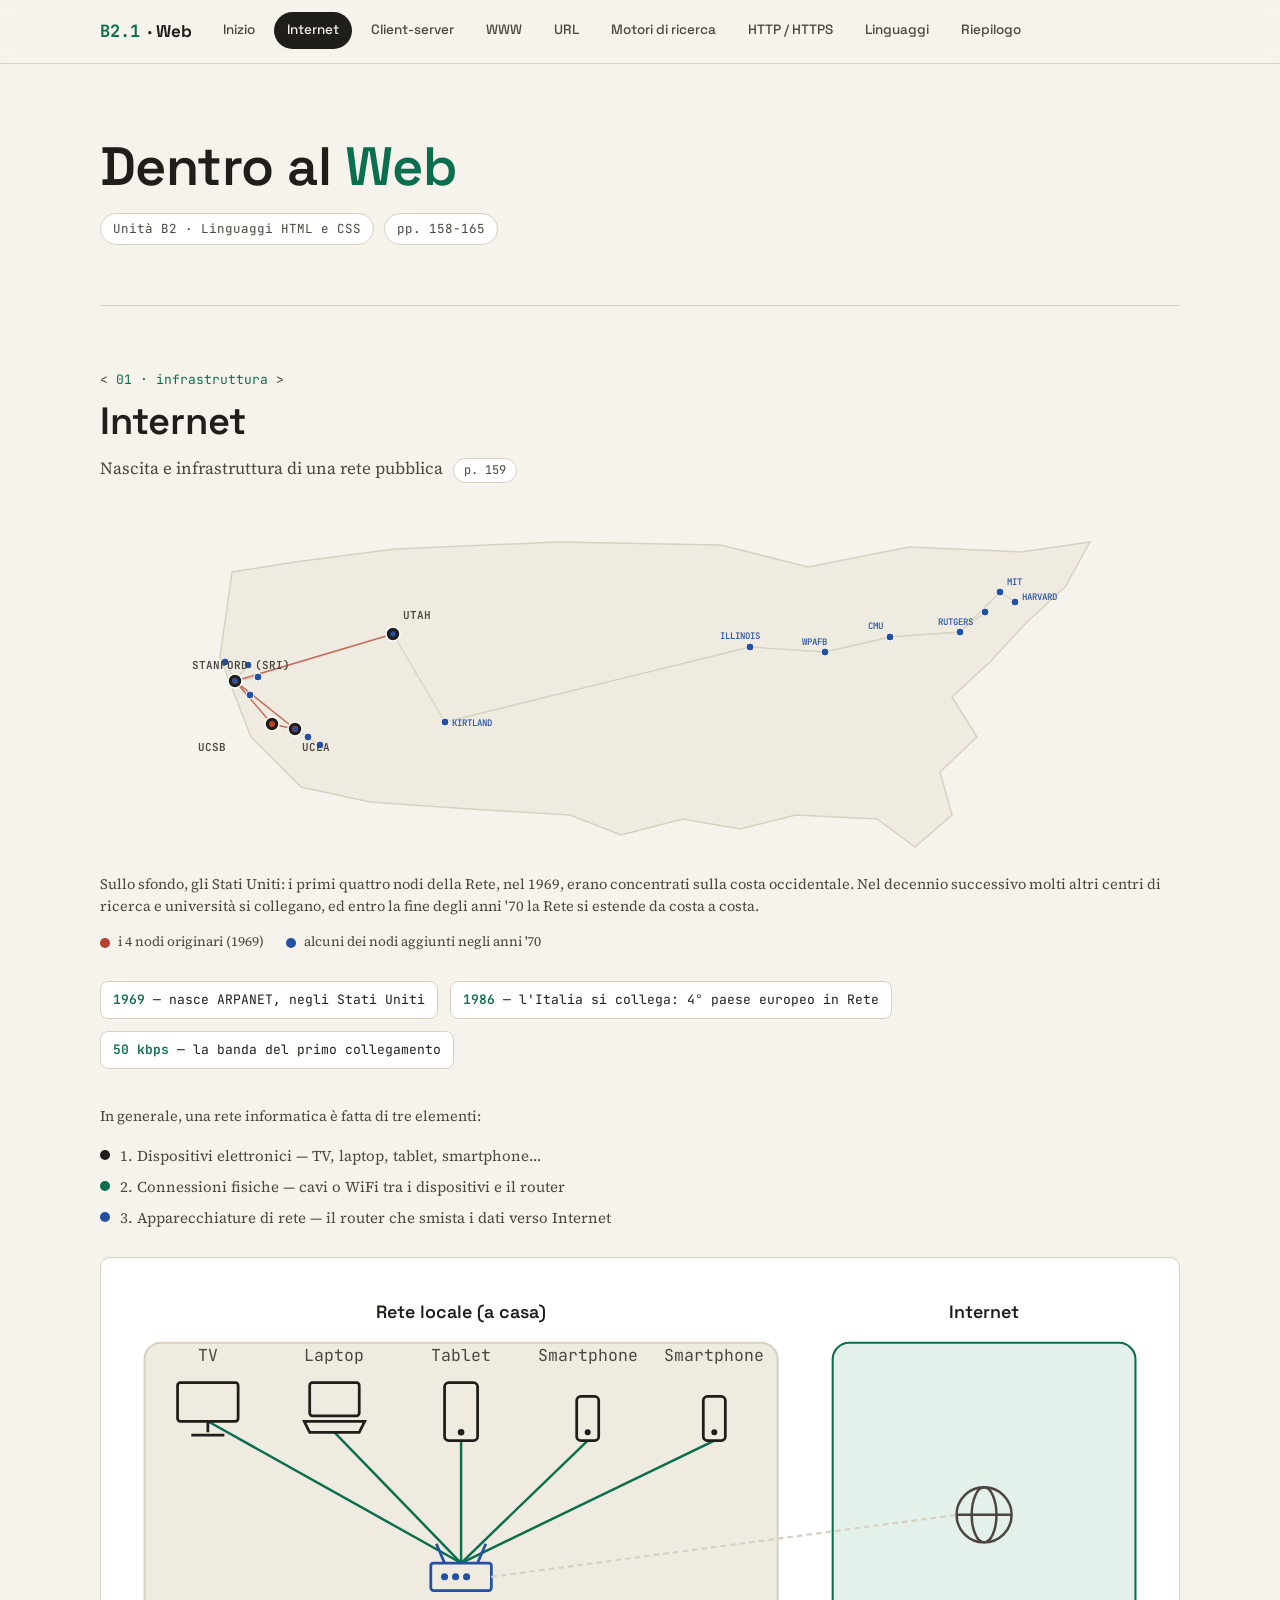
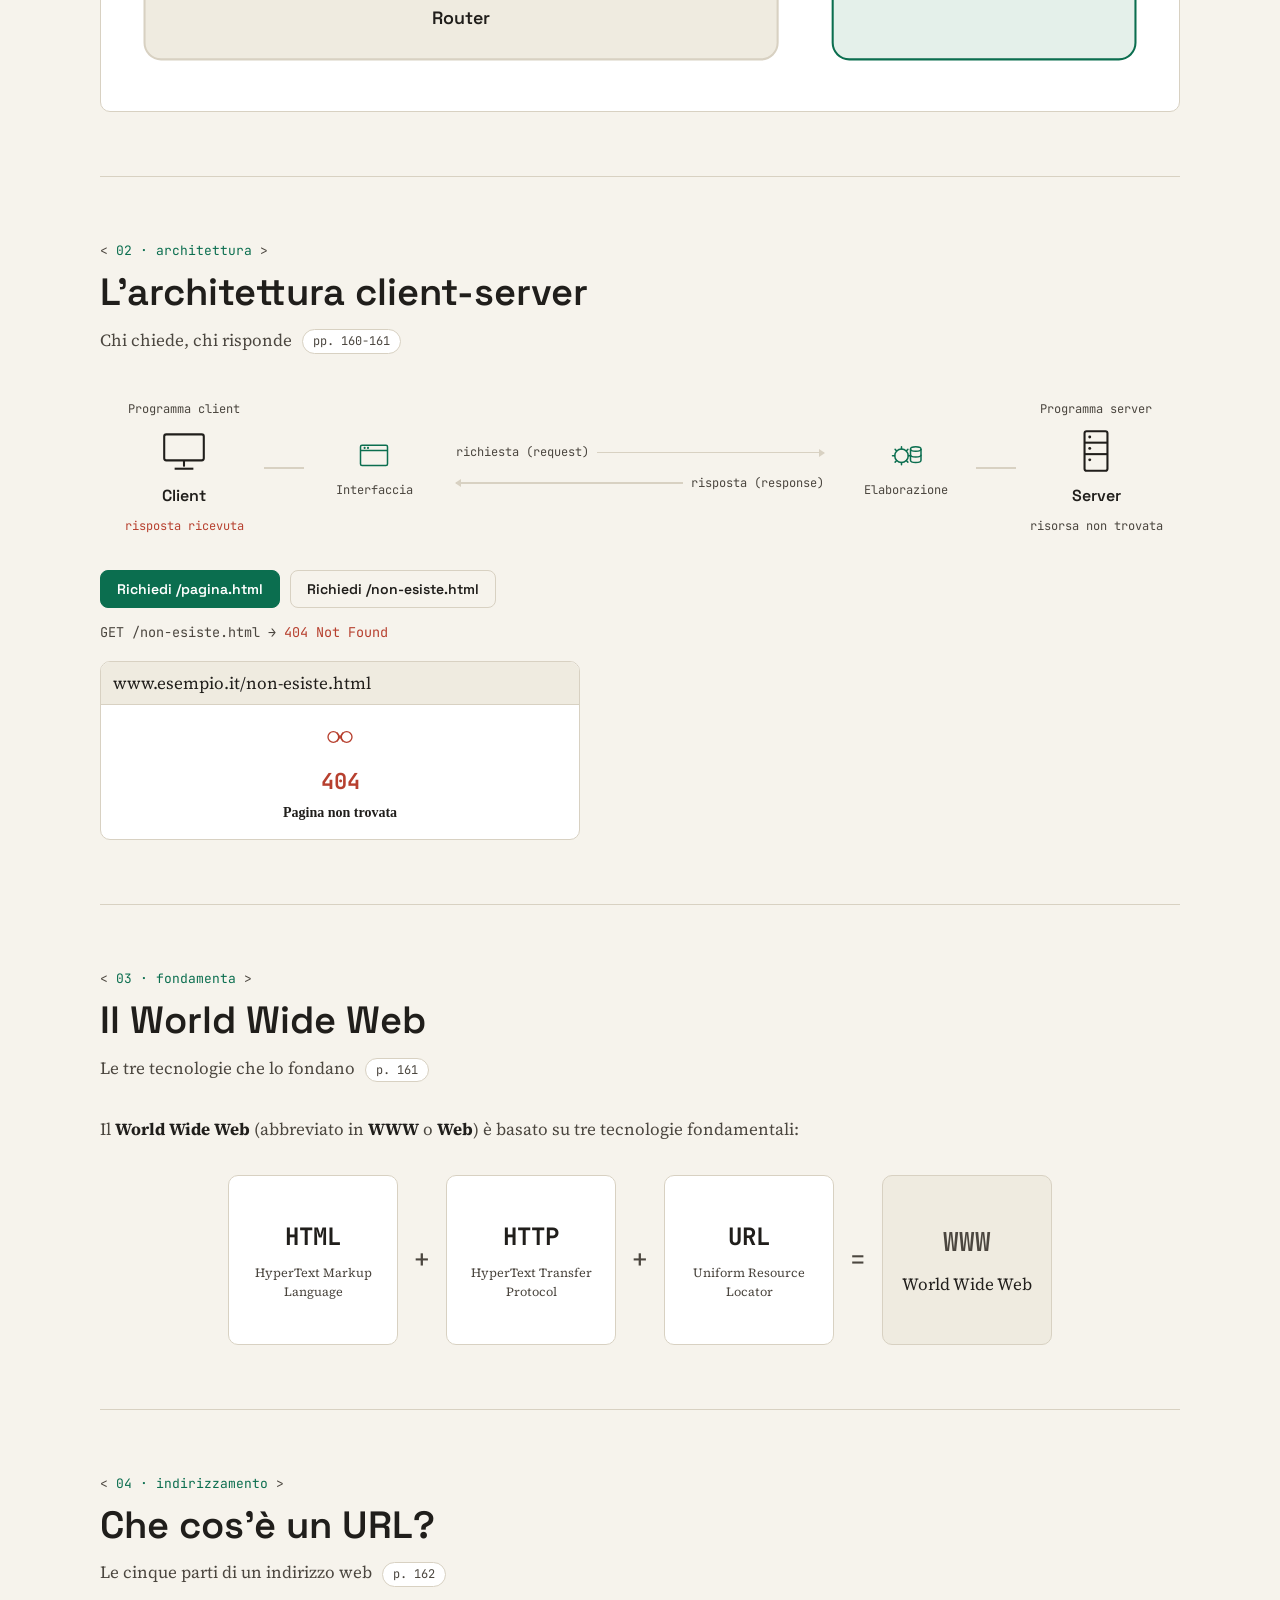
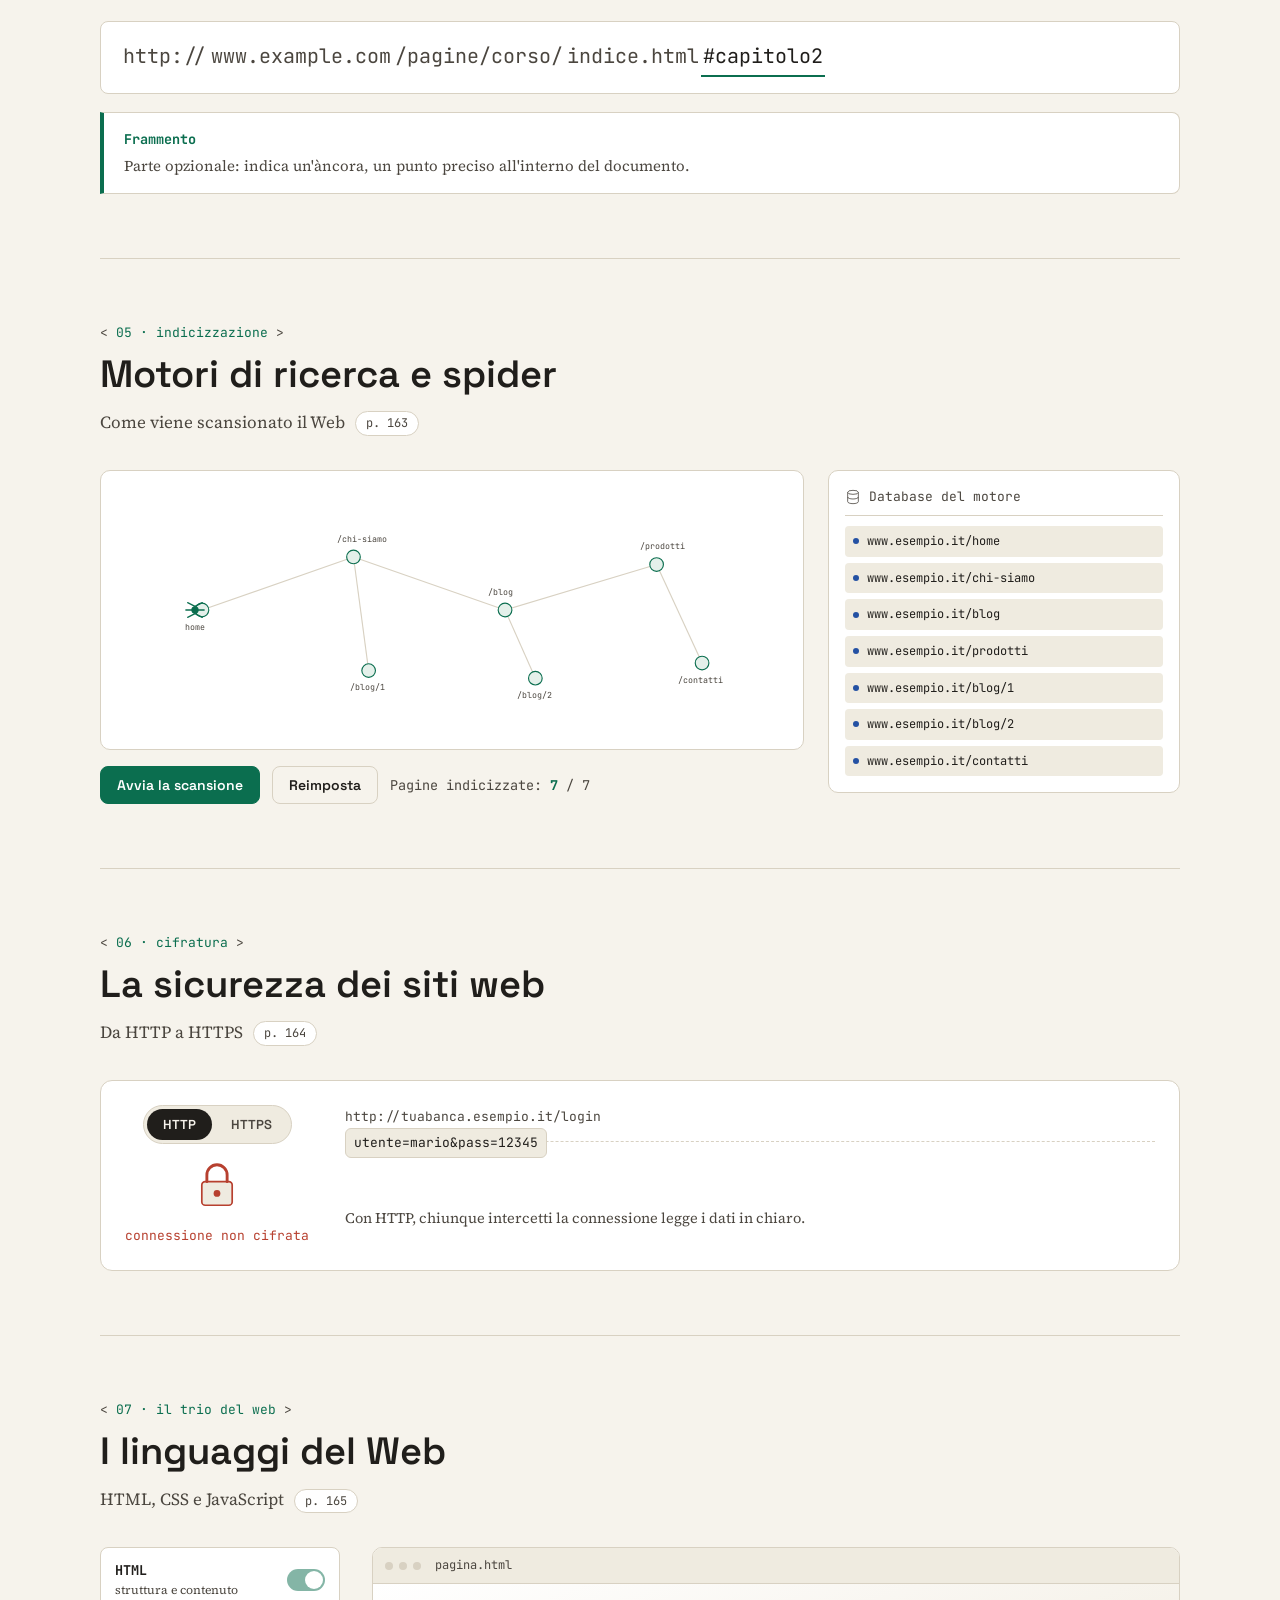
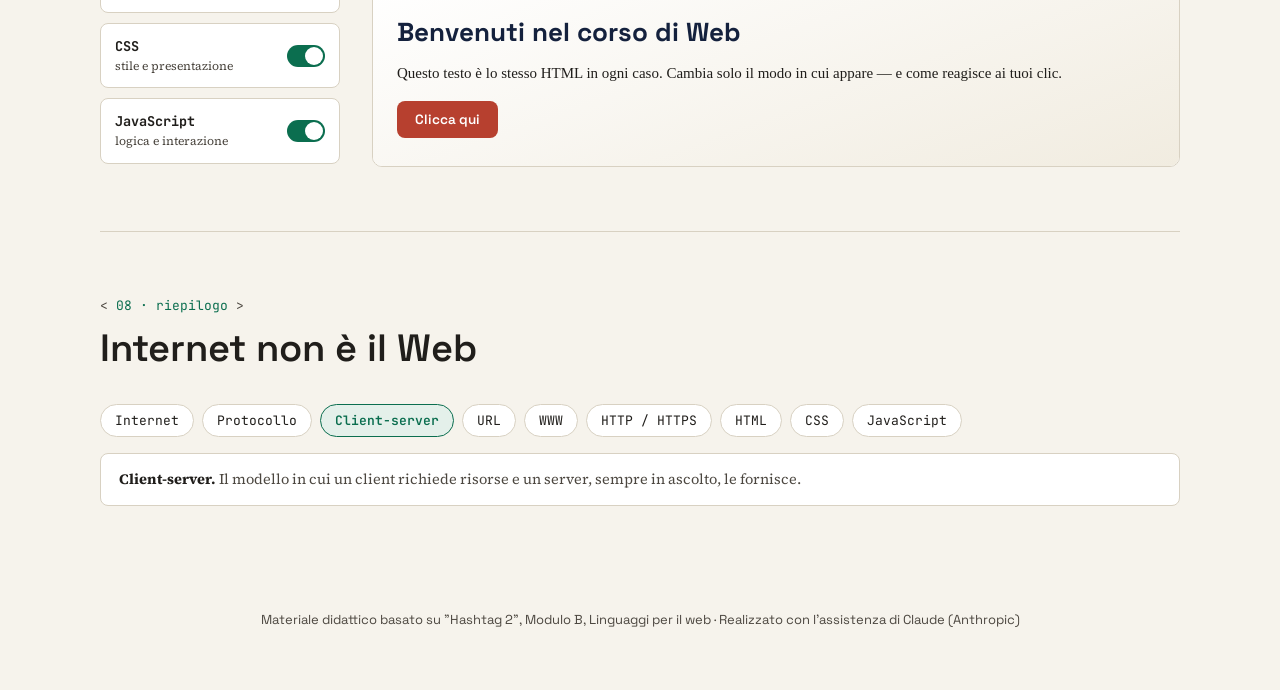
<file: 02-Web.html>
<!DOCTYPE html>
<html lang="it">
<!--commento di test-->

<head>
  <meta charset="UTF-8">
  <meta name="viewport" content="width=device-width, initial-scale=1.0">
  <title>Internet e il Web — Unità B2</title>
  <meta name="description"
    content="Percorso interattivo su Internet, client-server, URL, crawler, HTTPS e linguaggi del Web">
  <link rel="preconnect" href="https://fonts.googleapis.com">
  <link rel="preconnect" href="https://fonts.gstatic.com" crossorigin>
  <link
    href="https://fonts.googleapis.com/css2?family=Space+Grotesk:wght@400;500;600;700&family=Source+Serif+4:opsz,wght@8..60,400;8..60,500;8..60,600&family=JetBrains+Mono:wght@400;500;600;700&display=swap"
    rel="stylesheet">
  <link rel="stylesheet" href="style.css">
  <style>
    /* ---------- SEZIONE 1: INTERNET ---------- */
    .netmap {
      position: relative;
      height: 340px;
    }

    .netmap svg {
      width: 100%;
      height: 100%;
      overflow: visible;
    }

    .netmap .us-outline {
      fill: var(--paper-2);
      stroke: var(--line);
      stroke-width: 1.5;
    }

    .netmap .node {
      fill: var(--ink);
      stroke: #fff;
      stroke-width: 1.5;
    }

    .netmap .node-later {
      fill: var(--blue);
      stroke: #fff;
      stroke-width: 1;
    }

    .netmap .wire {
      stroke: var(--brick);
      stroke-width: 1.5;
      fill: none;
      opacity: .75;
    }

    .netmap .wire-later {
      stroke: var(--line);
      stroke-width: 1.3;
      fill: none;
    }

    .netmap .cap {
      fill: var(--ink-soft);
      font-family: var(--mono);
      font-size: 11px;
      font-weight: 600;
    }

    .netmap .cap-later {
      fill: var(--blue);
      font-family: var(--mono);
      font-size: 9px;
      font-weight: 500;
    }

    .netmap .pulse2 {
      fill: var(--brick);
    }

    .netmap .pulse-later {
      fill: var(--blue);
    }

    @keyframes travel {
      0% {
        offset-distance: 0%;
        opacity: 0;
      }

      8% {
        opacity: 1;
      }

      92% {
        opacity: 1;
      }

      100% {
        offset-distance: 100%;
        opacity: 0;
      }
    }

    .netmap-legend {
      display: flex;
      gap: 22px;
      margin-top: 14px;
      font-size: 13.5px;
      color: var(--ink-soft);
      flex-wrap: wrap;
    }

    .netmap-legend .item {
      display: flex;
      align-items: center;
      gap: 8px;
    }

    .netmap-legend .sw {
      width: 10px;
      height: 10px;
      border-radius: 50%;
      display: inline-block;
    }

    .stat-row {
      display: flex;
      gap: 12px;
      margin-top: 28px;
      flex-wrap: wrap;
    }

    .stat {
      font-family: var(--mono);
      font-size: 13px;
      color: var(--ink);
      border: 1px solid var(--line);
      border-radius: 8px;
      padding: 8px 12px;
      background: #fff;
    }

    .stat b {
      color: var(--tag);
      font-weight: 600;
    }

    .elements-list {
      display: flex;
      flex-direction: column;
      gap: 8px;
      margin: 16px 0 8px;
      font-size: 15px;
      color: var(--ink-soft);
    }

    .elements-list .item {
      display: flex;
      align-items: flex-start;
      gap: 10px;
    }

    .elements-list .sw {
      width: 10px;
      height: 10px;
      border-radius: 50%;
      display: inline-block;
      margin-top: 6px;
      flex: none;
    }

    .caption-note {
      font-size: 14.5px;
      color: var(--ink-soft);
      margin-top: 16px;
    }

    .net-illust {
      margin-top: 28px;
      padding: 16px;
    }

    .net-illust svg {
      width: 100%;
      height: auto;
    }

    .net-illust .device {
      stroke: var(--ink);
      fill: none;
      stroke-width: 2;
    }

    .net-illust .router-icon {
      stroke: var(--blue);
      fill: none;
      stroke-width: 2;
    }

    .net-illust .globe-icon {
      stroke: var(--ink-soft);
      fill: none;
      stroke-width: 1.8;
    }

    .net-illust .link {
      stroke: var(--tag);
      stroke-width: 1.8;
    }

    .net-illust .out-link {
      stroke: var(--line);
      stroke-width: 1.6;
      stroke-dasharray: 4 3;
    }

    .net-illust .zone-home {
      fill: var(--paper-2);
      stroke: var(--line);
      stroke-width: 1.5;
    }

    .net-illust .zone-net {
      fill: var(--tag-soft);
      stroke: var(--tag);
      stroke-width: 1.5;
    }

    .net-illust .lbl {
      fill: var(--ink-soft);
      font-family: var(--mono);
      font-size: 12px;
    }

    .net-illust .lbl-strong {
      fill: var(--ink);
      font-family: var(--sans);
      font-size: 13px;
      font-weight: 600;
    }

    /* ---------- SEZIONE 2: CLIENT SERVER ---------- */
    .demo {
      margin-top: 24px;
    }

    .cs-scroll {
      overflow-x: auto;
      padding-bottom: 6px;
    }

    .cs-diagram {
      display: flex;
      align-items: center;
      gap: 0;
      min-width: 820px;
      padding: 12px 4px 20px;
    }

    .cs-node {
      display: flex;
      flex-direction: column;
      align-items: center;
      gap: 8px;
      width: 140px;
      flex: none;
    }

    .cs-node.device {
      width: 160px;
    }

    .cs-label-top {
      font-family: var(--mono);
      font-size: 12px;
      color: var(--ink-soft);
      text-align: center;
    }

    .cs-icon {
      color: var(--ink);
      width: 50px;
      height: 50px;
    }

    .cs-icon.small {
      width: 36px;
      height: 36px;
      color: var(--tag);
    }

    .cs-label-bottom {
      font-family: var(--sans);
      font-size: 16px;
      font-weight: 600;
      color: var(--ink);
    }

    .cs-label-under {
      font-family: var(--mono);
      font-size: 12px;
      color: var(--ink-soft);
      text-align: center;
    }

    .cs-status {
      font-family: var(--mono);
      font-size: 12px;
      color: var(--ink-soft);
      min-height: 18px;
      text-align: center;
    }

    .cs-status.ok {
      color: var(--blue);
    }

    .cs-status.err {
      color: var(--brick);
    }

    .cs-connector {
      flex: none;
      width: 40px;
      height: 1.5px;
      background: var(--line);
      align-self: center;
    }

    .cs-channel {
      flex: 1;
      min-width: 220px;
      display: flex;
      flex-direction: column;
      gap: 12px;
      padding: 0 12px;
    }

    .cs-arrow-row {
      display: flex;
      align-items: center;
      gap: 8px;
    }

    .cs-arrow-row.res {
      flex-direction: row-reverse;
    }

    .cs-arrow-label {
      font-family: var(--mono);
      font-size: 12px;
      color: var(--ink-soft);
      white-space: nowrap;
    }

    .cs-arrow-line {
      position: relative;
      flex: 1;
      height: 1.5px;
      background: var(--line);
    }

    .cs-arrow-line::after {
      content: "";
      position: absolute;
      top: 50%;
      width: 0;
      height: 0;
      border-top: 4px solid transparent;
      border-bottom: 4px solid transparent;
    }

    .cs-arrow-line.req::after {
      right: -1px;
      transform: translateY(-50%);
      border-left: 6px solid var(--line);
    }

    .cs-arrow-line.res::after {
      left: -1px;
      transform: translateY(-50%);
      border-right: 6px solid var(--line);
    }

    .cs-pulse {
      position: absolute;
      top: 50%;
      left: 0;
      width: 10px;
      height: 10px;
      border-radius: 50%;
      background: var(--tag);
      transform: translate(-50%, -50%);
      opacity: 0;
    }

    .cs-pulse.moveright {
      animation: moveright .9s ease-in-out forwards;
    }

    .cs-pulse.moveleft {
      animation: moveleft .9s ease-in-out forwards;
    }

    @keyframes moveright {
      0% {
        left: 0;
        opacity: 0;
      }

      10% {
        opacity: 1;
      }

      90% {
        opacity: 1;
      }

      100% {
        left: 100%;
        opacity: 0;
      }
    }

    @keyframes moveleft {
      0% {
        left: 100%;
        opacity: 0;
      }

      10% {
        opacity: 1;
      }

      90% {
        opacity: 1;
      }

      100% {
        left: 0;
        opacity: 0;
      }
    }

    .cs-controls {
      display: flex;
      gap: 10px;
      margin-top: 8px;
      flex-wrap: wrap;
    }

    .cs-log {
      margin-top: 14px;
      font-family: var(--mono);
      font-size: 13.5px;
      color: var(--ink-soft);
      min-height: 20px;
    }

    .cs-log .ok {
      color: var(--blue);
    }

    .cs-log .err {
      color: var(--brick);
    }

    .browser {
      border: 1px solid var(--line);
      border-radius: 10px;
      overflow: hidden;
      background: #fff;
    }

    .browser .bar {
      background: var(--paper-2);
      padding: 8px 12px;
      display: flex;
      gap: 6px;
      align-items: center;
      border-bottom: 1px solid var(--line);
    }

    .browser .dotb {
      width: 8px;
      height: 8px;
      border-radius: 50%;
      background: var(--line);
    }

    .browser .addr {
      margin-left: 8px;
      font-family: var(--mono);
      font-size: 12px;
      color: var(--ink-soft);
    }

    /* ---------- SEZIONE 3: WWW ---------- */
    .www-row {
      display: flex;
      align-items: center;
      justify-content: center;
      gap: 16px;
      margin-top: 32px;
      flex-wrap: wrap;
    }

    .www-card {
      width: 170px;
      height: 170px;
      cursor: pointer;
      perspective: 1000px;
    }

    .www-card .card-inner {
      position: relative;
      width: 100%;
      height: 100%;
      transition: transform .5s;
      transform-style: preserve-3d;
    }

    .www-card.flipped .card-inner {
      transform: rotateY(180deg);
    }

    .www-card .face {
      position: absolute;
      inset: 0;
      backface-visibility: hidden;
      border-radius: var(--radius);
      padding: 18px;
      background: #fff;
      border: 1px solid var(--line);
      display: flex;
      flex-direction: column;
      gap: 8px;
      justify-content: center;
      align-items: center;
      text-align: center;
      transition: border-color .2s;
    }

    .www-card.seen .face.front {
      border-color: var(--tag);
    }

    .www-card .face.back {
      transform: rotateY(180deg);
      background: var(--paper-2);
    }

    .www-card .tag {
      font-family: var(--mono);
      font-size: 24px;
      font-weight: 700;
      color: var(--ink);
    }

    .www-card .expand {
      font-size: 12.5px;
      color: var(--ink-soft);
    }

    .www-card .desc {
      font-size: 13.5px;
      color: var(--ink-soft);
    }

    .www-op {
      font-family: var(--mono);
      font-size: 26px;
      color: var(--ink-soft);
    }

    .www-result {
      width: 170px;
      min-height: 170px;
      padding: 18px;
      border-radius: var(--radius);
      background: var(--paper-2);
      border: 1px solid var(--line);
      display: flex;
      flex-direction: column;
      gap: 8px;
      justify-content: center;
      align-items: center;
      text-align: center;
      transition: border-color .3s;
    }

    .www-result .tag {
      font-family: var(--mono);
      font-size: 26px;
      font-weight: 700;
      color: var(--ink-soft);
    }

    .www-result.complete {
      border-color: var(--tag);
      background: var(--tag-soft);
    }

    .www-result.complete .tag {
      color: var(--tag);
    }

    /* ---------- SEZIONE 4: URL ---------- */
    .url-bar {
      margin-top: 28px;
      padding: 16px 20px;
      border-radius: 8px;
      background: #fff;
      border: 1px solid var(--line);
      font-family: var(--mono);
      font-size: clamp(14px, 2.2vw, 20px);
      display: flex;
      flex-wrap: wrap;
    }

    .url-bar .seg {
      padding: 3px 2px;
      border-bottom: 2px solid transparent;
      cursor: pointer;
      transition: border-color .15s, color .15s;
      color: var(--ink-soft);
    }

    .url-bar .seg:hover,
    .url-bar .seg.active {
      color: var(--ink);
      border-color: var(--tag);
    }

    .url-caption {
      margin-top: 18px;
      min-height: 60px;
      padding: 16px 20px;
      background: #fff;
      border-left: 4px solid var(--tag);
      border-radius: 0 8px 8px 0;
      border-top: 1px solid var(--line);
      border-right: 1px solid var(--line);
      border-bottom: 1px solid var(--line);
    }

    .url-caption .name {
      font-family: var(--mono);
      font-size: 13.5px;
      color: var(--tag);
      font-weight: 700;
      margin-bottom: 4px;
    }

    .url-caption .expl {
      font-size: 15px;
      color: var(--ink-soft);
    }

    /* ---------- SEZIONE 5: CRAWLER ---------- */
    .crawl-wrap {
      margin-top: 28px;
      display: grid;
      grid-template-columns: 2fr 1fr;
      gap: 24px;
      align-items: start;
    }

    @media (max-width:780px) {
      .crawl-wrap {
        grid-template-columns: 1fr;
      }
    }

    .crawl-map {
      position: relative;
      height: 280px;
      background: #fff;
      border: 1px solid var(--line);
      border-radius: 10px;
      padding: 10px;
    }

    .crawl-map svg {
      width: 100%;
      height: 100%;
      overflow: visible;
    }

    .crawl-map .cnode {
      fill: var(--paper-2);
      stroke: var(--line);
      stroke-width: 1.5;
      transition: fill .3s, stroke .3s;
    }

    .crawl-map .cnode.visited {
      fill: var(--tag-soft);
      stroke: var(--tag);
    }

    .crawl-map .cwire {
      stroke: var(--line);
      stroke-width: 1.5;
      fill: none;
    }

    .crawl-map .clabel {
      font-family: var(--mono);
      font-size: 11px;
      fill: var(--ink-soft);
    }

    .spider {
      position: absolute;
      width: 22px;
      height: 22px;
      transform: translate(-50%, -50%);
      transition: left .6s ease, top .6s ease;
    }

    .crawl-controls {
      display: flex;
      align-items: center;
      gap: 12px;
      margin-top: 16px;
      flex-wrap: wrap;
    }

    .crawl-count {
      font-family: var(--mono);
      font-size: 13.5px;
      color: var(--ink-soft);
    }

    .crawl-count b {
      color: var(--tag);
    }

    .crawl-db {
      background: #fff;
      border: 1px solid var(--line);
      border-radius: 10px;
      padding: 16px;
    }

    .crawl-db-head {
      display: flex;
      align-items: center;
      gap: 8px;
      font-family: var(--mono);
      font-size: 13px;
      color: var(--ink-soft);
      margin: 0 0 10px;
      padding-bottom: 8px;
      border-bottom: 1px solid var(--line);
    }

    .crawl-db-head svg {
      width: 16px;
      height: 16px;
      color: var(--ink-soft);
      flex: none;
    }

    .crawl-db-list {
      display: flex;
      flex-direction: column;
      gap: 6px;
      min-height: 160px;
    }

    .db-entry {
      display: flex;
      align-items: center;
      gap: 8px;
      font-family: var(--mono);
      font-size: 12px;
      color: var(--ink);
      background: var(--paper-2);
      border-radius: 4px;
      padding: 6px 8px;
    }

    .db-entry .dot {
      width: 6px;
      height: 6px;
      border-radius: 50%;
      background: var(--blue);
      flex: none;
    }

    .db-empty {
      font-size: 12.5px;
      color: var(--ink-soft);
      font-style: italic;
    }

    /* ---------- SEZIONE 6: HTTPS ---------- */
    .https-wrap {
      margin-top: 28px;
      display: grid;
      grid-template-columns: auto 1fr;
      gap: 36px;
      align-items: center;
      background: #fff;
      border: 1px solid var(--line);
      border-radius: 12px;
      padding: 24px;
    }

    @media (max-width:720px) {
      .https-wrap {
        grid-template-columns: 1fr;
      }
    }

    .toggle {
      display: inline-flex;
      border: 1px solid var(--line);
      border-radius: 999px;
      padding: 3px;
      gap: 3px;
      background: var(--paper-2);
    }

    .toggle button {
      appearance: none;
      border: none;
      border-radius: 999px;
      padding: 7px 16px;
      cursor: pointer;
      background: transparent;
      color: var(--ink-soft);
      font-family: var(--sans);
      font-weight: 600;
      font-size: 13px;
      transition: background .2s, color .2s;
    }

    .toggle button.on {
      background: var(--ink);
      color: var(--paper);
    }

    .lock-scene {
      display: flex;
      flex-direction: column;
      align-items: center;
      gap: 14px;
    }

    .lock-scene svg {
      width: 54px;
      height: 54px;
    }

    .lock-status {
      font-family: var(--mono);
      font-size: 13px;
      text-align: center;
    }

    .lock-status.secure {
      color: var(--blue);
    }

    .lock-status.insecure {
      color: var(--brick);
    }

    .packet-line {
      position: relative;
      height: 50px;
      border-top: 1.5px dashed var(--line);
      margin-top: 14px;
    }

    .packet {
      position: absolute;
      top: -14px;
      left: 0;
      font-family: var(--mono);
      font-size: 13px;
      padding: 4px 8px;
      border-radius: 6px;
      background: var(--paper-2);
      border: 1px solid var(--line);
      animation: packetmove 2.6s linear infinite;
    }

    @keyframes packetmove {
      0% {
        left: 0%;
        opacity: 0;
      }

      8% {
        opacity: 1;
      }

      92% {
        opacity: 1;
      }

      100% {
        left: 80%;
        opacity: 0;
      }
    }

    /* ---------- SEZIONE 7: LINGUAGGI ---------- */
    .lang-wrap {
      margin-top: 28px;
      display: grid;
      grid-template-columns: 240px 1fr;
      gap: 32px;
    }

    @media (max-width:760px) {
      .lang-wrap {
        grid-template-columns: 1fr;
      }
    }

    .lang-toggles {
      display: flex;
      flex-direction: column;
      gap: 10px;
    }

    .lang-toggle {
      display: flex;
      align-items: center;
      justify-content: space-between;
      gap: 10px;
      padding: 12px 14px;
      border: 1px solid var(--line);
      border-radius: 8px;
      background: #fff;
    }

    .lang-toggle .name {
      font-family: var(--mono);
      font-size: 13.5px;
      font-weight: 700;
    }

    .lang-toggle .job {
      font-size: 12px;
      color: var(--ink-soft);
    }

    .switch {
      width: 38px;
      height: 22px;
      border-radius: 999px;
      background: var(--line);
      position: relative;
      cursor: pointer;
      border: none;
      flex: none;
    }

    .switch .knob {
      position: absolute;
      top: 2px;
      left: 2px;
      width: 18px;
      height: 18px;
      border-radius: 50%;
      background: #fff;
      transition: left .2s;
    }

    .switch.on {
      background: var(--tag);
    }

    .switch.on .knob {
      left: 18px;
    }

    .switch[disabled] {
      opacity: .5;
      cursor: default;
    }

    .stage {
      padding: 28px 24px;
      min-height: 180px;
      font-family: Georgia, serif;
    }

    .stage.css-on {
      background: linear-gradient(160deg, #fff 0%, #f1ece0 100%);
    }

    .stage h4 {
      font-family: Georgia, serif;
      margin: 0 0 10px;
      font-size: 22px;
    }

    .stage.css-on h4 {
      font-family: var(--sans);
      color: #14213D;
      font-size: 26px;
    }

    .demo-btn {
      font-family: Arial, sans-serif;
      font-size: 13.5px;
      padding: 6px 12px;
      border: 1px solid #999;
      background: #eee;
    }

    .stage.css-on .demo-btn {
      font-family: var(--sans);
      font-weight: 600;
      color: #fff;
      background: var(--brick);
      border: none;
      border-radius: 8px;
      padding: 10px 18px;
      cursor: pointer;
    }

    /* ---------- SEZIONE 8: RIEPILOGO ---------- */
    .glossary {
      display: flex;
      flex-wrap: wrap;
      gap: 8px;
      margin-top: 24px;
    }

    .chip {
      font-family: var(--mono);
      font-size: 13px;
      color: var(--ink);
      border: 1px solid var(--line);
      border-radius: 999px;
      padding: 7px 14px;
      cursor: pointer;
      background: #fff;
      transition: border-color .15s, background .15s;
    }

    .chip:hover {
      border-color: var(--tag);
    }

    .chip.open {
      border-color: var(--tag);
      background: var(--tag-soft);
      color: var(--tag);
      font-weight: 600;
    }

    .glossary-def {
      margin-top: 16px;
      padding: 14px 18px;
      background: #fff;
      border: 1px solid var(--line);
      border-radius: 8px;
      font-size: 14.5px;
      color: var(--ink-soft);
      display: none;
    }

    .glossary-def.show {
      display: block;
    }

    .glossary-def b {
      color: var(--ink);
    }

    footer {
      padding: 40px 20px 60px;
      text-align: center;
      font-family: var(--sans);
      font-size: 13px;
      color: var(--ink-soft);
    }
  </style>
</head>

<body>
  <a href="#main" class="skip-link">Vai al contenuto</a>

  <!-- TOPBAR -->
  <header class="top">
    <div class="top-inner">
      <a class="brand" href="#hero"><span class="brk">B2.1</span> · Web</a>
      <nav class="pillnav" id="pillnav" aria-label="Sezioni">
        <a href="#hero">Inizio</a>
        <a href="#internet">Internet</a>
        <a href="#client-server">Client-server</a>
        <a href="#www">WWW</a>
        <a href="#url">URL</a>
        <a href="#crawler">Motori di ricerca</a>
        <a href="#https">HTTP / HTTPS</a>
        <a href="#linguaggi">Linguaggi</a>
        <a href="#finale">Riepilogo</a>
      </nav>
    </div>
  </header>

  <main id="main">

    <!-- HERO -->
    <section class="hero" id="hero">
      <h1>Dentro al <span class="accent">Web</span></h1>

      <div class="meta">
        <span>Unità B2 · Linguaggi HTML e CSS</span>
        <span>pp. 158-165</span>
      </div>
    </section>

    <!-- 01. INTERNET -->
    <section id="internet">
      <div class="section-head">
        <div class="kicker">01 · infrastruttura</div>
        <h2>Internet</h2>
        <p class="lead">Nascita e infrastruttura di una rete pubblica <span class="meta-pill">p. 159</span></p>
      </div>

      <div class="netmap" aria-hidden="true">
        <svg viewBox="0 0 900 340">
          <path class="us-outline"
            d="M42,55 L30,140 L61,220 L111,270 L180,285 L280,292 L380,298 L431,318 L493,302 L550,312 L606,298 L687,302 L725,330 L762,298 L750,255 L787,220 L762,180 L800,145 L837,105 L875,70 L900,25 L831,35 L719,30 L618,50 L531,28 L368,25 L205,32 L105,45 Z" />

          <path class="wire-later" d="M45,164 L58,148" />
          <path class="wire-later" d="M45,164 L35,145" />
          <path class="wire-later" d="M45,164 L60,178" />
          <path class="wire-later" d="M45,164 L68,160" />
          <path class="wire-later" d="M105,212 L118,220" />
          <path class="wire-later" d="M105,212 L130,228" />
          <path class="wire-later" d="M203,117 L255,205" />
          <path class="wire-later" d="M255,205 L560,130" />
          <path class="wire-later" d="M560,130 L635,135" />
          <path class="wire-later" d="M635,135 L700,120" />
          <path class="wire-later" d="M700,120 L770,115" />
          <path class="wire-later" d="M770,115 L810,75" />
          <path class="wire-later" d="M810,75 L825,85" />
          <path class="wire-later" d="M770,115 L795,95" />

          <path class="wire" d="M105,212 L45,164" />
          <path class="wire" d="M45,164 L203,117" />
          <path class="wire" d="M105,212 L82,207" />
          <path class="wire" d="M82,207 L45,164" />

          <circle class="node-later" cx="58" cy="148" r="4" />
          <circle class="node-later" cx="35" cy="145" r="4" />
          <circle class="node-later" cx="60" cy="178" r="4" />
          <circle class="node-later" cx="68" cy="160" r="4" />
          <circle class="node-later" cx="118" cy="220" r="4" />
          <circle class="node-later" cx="130" cy="228" r="4" />
          <circle class="node-later" cx="255" cy="205" r="4" />
          <circle class="node-later" cx="560" cy="130" r="4" />
          <circle class="node-later" cx="635" cy="135" r="4" />
          <circle class="node-later" cx="700" cy="120" r="4" />
          <circle class="node-later" cx="770" cy="115" r="4" />
          <circle class="node-later" cx="810" cy="75" r="4" />
          <circle class="node-later" cx="825" cy="85" r="4" />
          <circle class="node-later" cx="795" cy="95" r="4" />
          <text class="cap-later" x="262" y="209">KIRTLAND</text>
          <text class="cap-later" x="530" y="122">ILLINOIS</text>
          <text class="cap-later" x="612" y="128">WPAFB</text>
          <text class="cap-later" x="678" y="112">CMU</text>
          <text class="cap-later" x="748" y="108">RUTGERS</text>
          <text class="cap-later" x="817" y="68">MIT</text>
          <text class="cap-later" x="832" y="83">HARVARD</text>

          <circle class="node" cx="105" cy="212" r="7" />
          <circle class="node" cx="45" cy="164" r="7" />
          <circle class="node" cx="82" cy="207" r="7" />
          <circle class="node" cx="203" cy="117" r="7" />
          <text class="cap" x="112" y="234">UCLA</text>
          <text class="cap" x="2" y="152">STANFORD (SRI)</text>
          <text class="cap" x="8" y="234">UCSB</text>
          <text class="cap" x="213" y="102">UTAH</text>
          <circle class="pulse2" r="3"
            style="offset-path:path('M105,212 L45,164'); animation:travel 4.2s linear infinite;" />
          <circle class="pulse2" r="3"
            style="offset-path:path('M45,164 L203,117'); animation:travel 5s linear infinite; animation-delay:1s;" />
          <circle class="pulse2" r="3"
            style="offset-path:path('M105,212 L82,207'); animation:travel 3s linear infinite; animation-delay:.4s;" />
          <circle class="pulse2" r="3"
            style="offset-path:path('M82,207 L45,164'); animation:travel 3.6s linear infinite; animation-delay:2s;" />

          <circle class="pulse-later" r="2.4"
            style="offset-path:path('M45,164 L58,148'); animation:travel 2.6s linear infinite; animation-delay:.2s;" />
          <circle class="pulse-later" r="2.4"
            style="offset-path:path('M45,164 L35,145'); animation:travel 2.9s linear infinite; animation-delay:1.1s;" />
          <circle class="pulse-later" r="2.4"
            style="offset-path:path('M45,164 L60,178'); animation:travel 2.4s linear infinite; animation-delay:1.8s;" />
          <circle class="pulse-later" r="2.4"
            style="offset-path:path('M45,164 L68,160'); animation:travel 3.1s linear infinite; animation-delay:.6s;" />
          <circle class="pulse-later" r="2.4"
            style="offset-path:path('M105,212 L118,220'); animation:travel 2.3s linear infinite; animation-delay:1.4s;" />
          <circle class="pulse-later" r="2.4"
            style="offset-path:path('M105,212 L130,228'); animation:travel 2.7s linear infinite; animation-delay:.3s;" />
          <circle class="pulse-later" r="2.6"
            style="offset-path:path('M203,117 L255,205'); animation:travel 3.8s linear infinite; animation-delay:1.6s;" />
          <circle class="pulse-later" r="2.6"
            style="offset-path:path('M255,205 L560,130'); animation:travel 6.5s linear infinite; animation-delay:.5s;" />
          <circle class="pulse-later" r="2.6"
            style="offset-path:path('M560,130 L635,135'); animation:travel 3s linear infinite; animation-delay:2.2s;" />
          <circle class="pulse-later" r="2.6"
            style="offset-path:path('M635,135 L700,120'); animation:travel 3.2s linear infinite; animation-delay:.9s;" />
          <circle class="pulse-later" r="2.6"
            style="offset-path:path('M700,120 L770,115'); animation:travel 3.4s linear infinite; animation-delay:1.9s;" />
          <circle class="pulse-later" r="2.6"
            style="offset-path:path('M770,115 L810,75'); animation:travel 3.6s linear infinite; animation-delay:.1s;" />
          <circle class="pulse-later" r="2.4"
            style="offset-path:path('M810,75 L825,85'); animation:travel 2s linear infinite; animation-delay:1.3s;" />
          <circle class="pulse-later" r="2.4"
            style="offset-path:path('M770,115 L795,95'); animation:travel 2.5s linear infinite; animation-delay:.7s;" />
        </svg>
      </div>

      <p class="caption-note">Sullo sfondo, gli Stati Uniti: i primi quattro nodi della Rete, nel 1969, erano
        concentrati
        sulla costa occidentale. Nel decennio successivo molti altri centri di ricerca e università si collegano, ed
        entro
        la fine degli anni '70 la Rete si estende da costa a costa.</p>

      <div class="netmap-legend">
        <div class="item"><span class="sw" style="background:var(--brick)"></span>i 4 nodi originari (1969)</div>
        <div class="item"><span class="sw" style="background:var(--blue)"></span>alcuni dei nodi aggiunti negli anni '70
        </div>
      </div>

      <div class="stat-row">
        <div class="stat"><b>1969</b> — nasce ARPANET, negli Stati Uniti</div>
        <div class="stat"><b>1986</b> — l'Italia si collega: 4° paese europeo in Rete</div>
        <div class="stat"><b>50 kbps</b> — la banda del primo collegamento</div>
      </div>

      <p class="caption-note" style="margin-top:36px">In generale, una rete informatica è fatta di tre elementi:</p>
      <div class="elements-list">
        <div class="item"><span class="sw" style="background:var(--ink)"></span>1. Dispositivi elettronici — TV, laptop,
          tablet, smartphone…</div>
        <div class="item"><span class="sw" style="background:var(--tag)"></span>2. Connessioni fisiche — cavi o WiFi
          tra i dispositivi e il router</div>
        <div class="item"><span class="sw" style="background:var(--blue)"></span>3. Apparecchiature di rete — il router
          che
          smista i dati verso Internet</div>
      </div>

      <div class="panel net-illust">
        <svg viewBox="0 0 760 300">
          <rect class="zone-home" x="20" y="50" width="460" height="230" rx="12"></rect>
          <rect class="zone-net" x="520" y="50" width="220" height="230" rx="12"></rect>
          <text class="lbl-strong" x="250" y="32" text-anchor="middle">Rete locale (a casa)</text>
          <text class="lbl-strong" x="630" y="32" text-anchor="middle">Internet</text>

          <line class="link" x1="66" y1="107" x2="250" y2="210"></line>
          <line class="link" x1="158" y1="115" x2="250" y2="210"></line>
          <line class="link" x1="250" y1="121" x2="250" y2="210"></line>
          <line class="link" x1="342" y1="121" x2="250" y2="210"></line>
          <line class="link" x1="434" y1="121" x2="250" y2="210"></line>

          <text class="lbl" x="66" y="63" text-anchor="middle">TV</text>
          <g class="device" transform="translate(42,75)">
            <rect x="2" y="4" width="44" height="28" rx="2"></rect>
            <line x1="24" y1="32" x2="24" y2="40"></line>
            <line x1="12" y1="42" x2="36" y2="42"></line>
          </g>

          <text class="lbl" x="158" y="63" text-anchor="middle">Laptop</text>
          <g class="device" transform="translate(134,75)">
            <rect x="6" y="4" width="36" height="24" rx="2"></rect>
            <path d="M2 32 L46 32 L42 40 L6 40 Z"></path>
          </g>

          <text class="lbl" x="250" y="63" text-anchor="middle">Tablet</text>
          <g class="device" transform="translate(226,77)">
            <rect x="12" y="2" width="24" height="42" rx="3"></rect>
            <circle cx="24" cy="38" r="1.4" fill="var(--ink)"></circle>
          </g>

          <text class="lbl" x="342" y="63" text-anchor="middle">Smartphone</text>
          <g class="device" transform="translate(320,87)">
            <rect x="14" y="2" width="16" height="32" rx="3"></rect>
            <circle cx="22" cy="28" r="1.2" fill="var(--ink)"></circle>
          </g>

          <text class="lbl" x="434" y="63" text-anchor="middle">Smartphone</text>
          <g class="device" transform="translate(412,87)">
            <rect x="14" y="2" width="16" height="32" rx="3"></rect>
            <circle cx="22" cy="28" r="1.2" fill="var(--ink)"></circle>
          </g>

          <g class="router-icon" transform="translate(220,200)">
            <rect x="8" y="10" width="44" height="20" rx="2"></rect>
            <line x1="18" y1="10" x2="12" y2="-4"></line>
            <line x1="42" y1="10" x2="48" y2="-4"></line>
            <circle cx="18" cy="20" r="1.6" fill="var(--blue)"></circle>
            <circle cx="26" cy="20" r="1.6" fill="var(--blue)"></circle>
            <circle cx="34" cy="20" r="1.6" fill="var(--blue)"></circle>
          </g>
          <text class="lbl-strong" x="250" y="254" text-anchor="middle">Router</text>

          <line class="out-link" x1="272" y1="220" x2="610" y2="175"></line>
          <g class="globe-icon" transform="translate(608,153)">
            <circle cx="22" cy="22" r="20"></circle>
            <ellipse cx="22" cy="22" rx="9" ry="20"></ellipse>
            <line x1="2" y1="22" x2="42" y2="22"></line>
          </g>
        </svg>
      </div>
    </section>

    <!-- 02. CLIENT SERVER -->
    <section id="client-server">
      <div class="section-head">
        <div class="kicker">02 · architettura</div>
        <h2>L'architettura client-server</h2>
        <p class="lead">Chi chiede, chi risponde <span class="meta-pill">pp. 160-161</span></p>
      </div>



      <div class="demo">
        <div class="cs-scroll">
          <div class="cs-diagram">
            <div class="cs-node device">
              <div class="cs-label-top">Programma client</div>
              <svg class="cs-icon" viewBox="0 0 48 48" fill="none">
                <rect x="5" y="8" width="38" height="25" rx="2" stroke="currentColor" stroke-width="2"></rect>
                <line x1="24" y1="33" x2="24" y2="39" stroke="currentColor" stroke-width="2"></line>
                <line x1="15" y1="41" x2="33" y2="41" stroke="currentColor" stroke-width="2"></line>
              </svg>
              <div class="cs-label-bottom">Client</div>
              <div class="cs-status err" id="clientStatus">risposta ricevuta</div>
            </div>

            <div class="cs-connector"></div>

            <div class="cs-node">
              <svg class="cs-icon small" viewBox="0 0 48 48" fill="none">
                <rect x="6" y="11" width="36" height="27" rx="2" stroke="currentColor" stroke-width="2"></rect>
                <line x1="6" y1="18" x2="42" y2="18" stroke="currentColor" stroke-width="2"></line>
                <circle cx="11.5" cy="14.5" r="1.4" fill="currentColor"></circle>
                <circle cx="16" cy="14.5" r="1.4" fill="currentColor"></circle>
              </svg>
              <div class="cs-label-under">Interfaccia</div>
            </div>

            <div class="cs-channel">
              <div class="cs-arrow-row req">
                <span class="cs-arrow-label">richiesta (request)</span>
                <div class="cs-arrow-line req">
                  <div class="cs-pulse moveright" id="pulseReq"></div>
                </div>
              </div>
              <div class="cs-arrow-row res">
                <span class="cs-arrow-label">risposta (response)</span>
                <div class="cs-arrow-line res">
                  <div class="cs-pulse moveleft" id="pulseRes"></div>
                </div>
              </div>
            </div>

            <div class="cs-node">
              <svg class="cs-icon small" viewBox="0 0 48 48" fill="none">
                <circle cx="18" cy="25" r="9" stroke="currentColor" stroke-width="2"></circle>
                <path
                  d="M18 13v3M18 34v3M6 25h3M27 25h3M9.5 16.5l2.1 2.1M24.4 31.4l2.1 2.1M9.5 33.5l2.1-2.1M24.4 18.6l2.1-2.1"
                  stroke="currentColor" stroke-width="2" stroke-linecap="round"></path>
                <ellipse cx="37" cy="16" rx="7" ry="3" stroke="currentColor" stroke-width="2"></ellipse>
                <path d="M30 16v15c0 1.7 3.1 3 7 3s7-1.3 7-3V16" stroke="currentColor" stroke-width="2"></path>
                <path d="M30 23.5c0 1.7 3.1 3 7 3s7-1.3 7-3" stroke="currentColor" stroke-width="2"></path>
              </svg>
              <div class="cs-label-under">Elaborazione</div>
            </div>

            <div class="cs-connector"></div>

            <div class="cs-node device">
              <div class="cs-label-top">Programma server</div>
              <svg class="cs-icon" viewBox="0 0 48 48" fill="none">
                <rect x="13" y="5" width="22" height="38" rx="2" stroke="currentColor" stroke-width="2"></rect>
                <line x1="13" y1="16" x2="35" y2="16" stroke="currentColor" stroke-width="2"></line>
                <line x1="13" y1="27" x2="35" y2="27" stroke="currentColor" stroke-width="2"></line>
                <circle cx="18" cy="10.5" r="1.4" fill="currentColor"></circle>
                <circle cx="18" cy="21.5" r="1.4" fill="currentColor"></circle>
                <circle cx="18" cy="32.5" r="1.4" fill="currentColor"></circle>
              </svg>
              <div class="cs-label-bottom">Server</div>
              <div class="cs-status" id="serverStatus">risorsa non trovata</div>
            </div>
          </div>
        </div>

        <div class="cs-controls">
          <button class="btn primary" id="btnGood">Richiedi /pagina.html</button>
          <button class="btn ghost" id="btnBad">Richiedi /non-esiste.html</button>
        </div>
        <div class="cs-log" id="csLog">GET /non-esiste.html → <span class="err">404 Not Found</span></div>

        <div class="browser" id="csBrowser" style="margin-top:18px; max-width:480px;">
          <div class="bar" id="csBrowserAddr">www.esempio.it/non-esiste.html</div>
          <div class="stage" id="csStage"
            style="min-height:110px; display:flex; align-items:center; justify-content:center; padding:16px 20px;">
            <div style="text-align:center">
              <svg viewBox="0 0 48 48" style="width:32px;height:32px;color:var(--brick)" fill="none">
                <circle cx="14" cy="24" r="8" stroke="currentColor" stroke-width="2"></circle>
                <circle cx="34" cy="24" r="8" stroke="currentColor" stroke-width="2"></circle>
                <line x1="20" y1="18" x2="28" y2="30" stroke="currentColor" stroke-width="2" stroke-linecap="round">
                </line>
                <line x1="28" y1="18" x2="20" y2="30" stroke="currentColor" stroke-width="2" stroke-linecap="round">
                </line>
              </svg>
              <h4
                style="margin:4px 0 2px; font-family:var(--mono); font-size:22px; font-weight:700; color:var(--brick)">
                404</h4>
              <p style="margin:0; font-size:14px; font-weight:600;">Pagina non trovata</p>
            </div>
          </div>
        </div>
      </div>
    </section>

    <!-- 03. WWW -->
    <section id="www">
      <div class="section-head">
        <div class="kicker">03 · fondamenta</div>
        <h2>Il World Wide Web</h2>
        <p class="lead">Le tre tecnologie che lo fondano <span class="meta-pill">p. 161</span></p>
      </div>

      <p class="lead" style="margin-bottom:24px;">
        Il <strong>World Wide Web</strong> (abbreviato in <strong>WWW</strong> o <strong>Web</strong>) è basato su tre
        tecnologie fondamentali:
      </p>

      <div class="www-row">
        <div class="www-card" data-key="html">
          <div class="card-inner">
            <div class="face front">
              <div class="tag">HTML</div>
              <div class="expand">HyperText Markup Language</div>
            </div>
            <div class="face back">
              <div class="desc">Il linguaggio di markup: struttura e contenuto</div>
            </div>
          </div>
        </div>
        <div class="www-op">+</div>
        <div class="www-card" data-key="http">
          <div class="card-inner">
            <div class="face front">
              <div class="tag">HTTP</div>
              <div class="expand">HyperText Transfer Protocol</div>
            </div>
            <div class="face back">
              <div class="desc">Il protocollo: le regole per trasmettere i documenti</div>
            </div>
          </div>
        </div>
        <div class="www-op">+</div>
        <div class="www-card" data-key="url">
          <div class="card-inner">
            <div class="face front">
              <div class="tag">URL</div>
              <div class="expand">Uniform Resource Locator</div>
            </div>
            <div class="face back">
              <div class="desc">Il sistema di indirizzi: dove trovare ogni risorsa</div>
            </div>
          </div>
        </div>
        <div class="www-op">=</div>
        <div class="www-result" id="wwwResult">
          <div class="tag">WWW</div>
          <div class="desc">World Wide Web</div>
        </div>
      </div>
    </section>

    <!-- 04. URL -->
    <section id="url">
      <div class="section-head">
        <div class="kicker">04 · indirizzamento</div>
        <h2>Che cos'è un URL?</h2>
        <p class="lead">Le cinque parti di un indirizzo web <span class="meta-pill">p. 162</span></p>
      </div>


      <div class="url-bar" id="urlBar">
        <span class="seg" data-name="Protocollo"
          data-expl="La modalità di comunicazione tra client e server. HTTPS ne è la versione cifrata."
          tabindex="0">http://</span><span class="seg" data-name="Host name e domain name"
          data-expl="Identificano il server su cui risiede la risorsa e l'organizzazione che lo controlla."
          tabindex="0">www.example.com</span><span class="seg" data-name="Percorso"
          data-expl="Il percorso nel file system del server che porta alla risorsa richiesta."
          tabindex="0">/pagine/corso/</span><span class="seg" data-name="Filename"
          data-expl="Il nome del file richiesto. Se manca, il server serve la home page di default (index.html)."
          tabindex="0">indice.html</span><span class="seg active" data-name="Frammento"
          data-expl="Parte opzionale: indica un'àncora, un punto preciso all'interno del documento."
          tabindex="0">#capitolo2</span>
      </div>
      <div class="url-caption" id="urlCaption">
        <div class="name">Frammento</div>
        <div class="expl">Parte opzionale: indica un'àncora, un punto preciso all'interno del documento.</div>
      </div>
    </section>

    <!-- 05. CRAWLER -->
    <section id="crawler">
      <div class="section-head">
        <div class="kicker">05 · indicizzazione</div>
        <h2>Motori di ricerca e spider</h2>
        <p class="lead">Come viene scansionato il Web <span class="meta-pill">p. 163</span></p>
      </div>


      <div class="crawl-wrap">
        <div>
          <div class="crawl-map">
            <svg viewBox="0 0 900 300">
              <path class="cwire" d="M120 150 L320 80"></path>
              <path class="cwire" d="M320 80 L520 150"></path>
              <path class="cwire" d="M520 150 L720 90"></path>
              <path class="cwire" d="M320 80 L340 230"></path>
              <path class="cwire" d="M520 150 L560 240"></path>
              <path class="cwire" d="M720 90 L780 220"></path>
              <circle class="cnode visited" data-id="0" cx="120" cy="150" r="9"></circle>
              <circle class="cnode visited" data-id="1" cx="320" cy="80" r="9"></circle>
              <circle class="cnode visited" data-id="2" cx="520" cy="150" r="9"></circle>
              <circle class="cnode visited" data-id="3" cx="720" cy="90" r="9"></circle>
              <circle class="cnode visited" data-id="4" cx="340" cy="230" r="9"></circle>
              <circle class="cnode visited" data-id="5" cx="560" cy="240" r="9"></circle>
              <circle class="cnode visited" data-id="6" cx="780" cy="220" r="9"></circle>
              <text class="clabel" x="98" y="176">home</text>
              <text class="clabel" x="298" y="60">/chi-siamo</text>
              <text class="clabel" x="498" y="130">/blog</text>
              <text class="clabel" x="698" y="70">/prodotti</text>
              <text class="clabel" x="316" y="256">/blog/1</text>
              <text class="clabel" x="536" y="266">/blog/2</text>
              <text class="clabel" x="748" y="246">/contatti</text>
            </svg>
            <div class="spider" id="spider">
              <svg viewBox="0 0 24 24" fill="none">
                <circle cx="12" cy="12" r="4" fill="var(--tag)"></circle>
                <g stroke="var(--tag)" stroke-width="1.4" stroke-linecap="round">
                  <path d="M12 8 L4 4"></path>
                  <path d="M12 8 L20 4"></path>
                  <path d="M12 12 L2 12"></path>
                  <path d="M12 12 L22 12"></path>
                  <path d="M12 16 L4 20"></path>
                  <path d="M12 16 L20 20"></path>
                </g>
              </svg>
            </div>
          </div>
          <div class="crawl-controls">
            <button class="btn primary" id="btnCrawl">Avvia la scansione</button>
            <button class="btn ghost" id="btnCrawlReset">Reimposta</button>
            <div class="crawl-count">Pagine indicizzate: <b id="crawlCount">7</b> / 7</div>
          </div>
        </div>

        <div class="crawl-db">
          <div class="crawl-db-head">
            <svg viewBox="0 0 48 48" fill="none">
              <ellipse cx="24" cy="10" rx="16" ry="6" stroke="currentColor" stroke-width="2.4"></ellipse>
              <path d="M8 10v28c0 3.3 7.2 6 16 6s16-2.7 16-6V10" stroke="currentColor" stroke-width="2.4"></path>
              <path d="M8 24c0 3.3 7.2 6 16 6s16-2.7 16-6" stroke="currentColor" stroke-width="2.4"></path>
            </svg>
            Database del motore
          </div>
          <div class="crawl-db-list" id="crawlDbList">
            <div class="db-entry"><span class="dot"></span>www.esempio.it/home</div>
            <div class="db-entry"><span class="dot"></span>www.esempio.it/chi-siamo</div>
            <div class="db-entry"><span class="dot"></span>www.esempio.it/blog</div>
            <div class="db-entry"><span class="dot"></span>www.esempio.it/prodotti</div>
            <div class="db-entry"><span class="dot"></span>www.esempio.it/blog/1</div>
            <div class="db-entry"><span class="dot"></span>www.esempio.it/blog/2</div>
            <div class="db-entry"><span class="dot"></span>www.esempio.it/contatti</div>
          </div>
        </div>
      </div>
    </section>

    <!-- 06. HTTPS -->
    <section id="https">
      <div class="section-head">
        <div class="kicker">06 · cifratura</div>
        <h2>La sicurezza dei siti web</h2>
        <p class="lead">Da HTTP a HTTPS <span class="meta-pill">p. 164</span></p>
      </div>



      <div class="https-wrap">
        <div class="lock-scene">
          <div class="toggle" id="httpsToggle">
            <button class="on" data-mode="http">HTTP</button>
            <button data-mode="https">HTTPS</button>
          </div>
          <svg id="lockIcon" viewBox="0 0 64 64" fill="none">
            <rect x="14" y="28" width="36" height="28" rx="4" fill="var(--paper-2)" stroke="var(--brick"
              stroke-width="2"></rect>
            <path id="shackle" d="M20 28 V20 a12 12 0 0 1 24 0 v8" stroke="var(--brick)" stroke-width="3.4" fill="none"
              stroke-linecap="round"></path>
            <circle cx="32" cy="42" r="4" fill="var(--brick)"></circle>
          </svg>
          <div class="lock-status insecure" id="lockStatus">connessione non cifrata</div>
        </div>

        <div>
          <div class="mono" style="font-size:13px; color:var(--ink-soft); margin-bottom:6px;" id="httpsAddr">
            http://tuabanca.esempio.it/login</div>
          <div class="packet-line">
            <div class="packet mono" id="httpsPacket">utente=mario&amp;pass=12345</div>
          </div>
          <p class="caption-note" id="httpsCaption">Con HTTP, chiunque intercetti la connessione legge i dati in chiaro.
          </p>
        </div>
      </div>
    </section>

    <!-- 07. LINGUAGGI -->
    <section id="linguaggi">
      <div class="section-head">
        <div class="kicker">07 · il trio del web</div>
        <h2>I linguaggi del Web</h2>
        <p class="lead">HTML, CSS e JavaScript <span class="meta-pill">p. 165</span></p>
      </div>



      <div class="lang-wrap">
        <div class="lang-toggles">
          <div class="lang-toggle">
            <div>
              <div class="name">HTML</div>
              <div class="job">struttura e contenuto</div>
            </div>
            <button class="switch on" disabled aria-label="HTML sempre attivo"><span class="knob"></span></button>
          </div>
          <div class="lang-toggle">
            <div>
              <div class="name">CSS</div>
              <div class="job">stile e presentazione</div>
            </div>
            <button class="switch on" id="toggleCss" aria-pressed="true"><span class="knob"></span></button>
          </div>
          <div class="lang-toggle">
            <div>
              <div class="name">JavaScript</div>
              <div class="job">logica e interazione</div>
            </div>
            <button class="switch on" id="toggleJs" aria-pressed="true"><span class="knob"></span></button>
          </div>
        </div>

        <div class="browser">
          <div class="bar">
            <span class="dotb"></span><span class="dotb"></span><span class="dotb"></span>
            <span class="addr">pagina.html</span>
          </div>
          <div class="stage css-on js-on" id="stage">
            <h4>Benvenuti nel corso di Web</h4>
            <p style="margin: 0 0 16px; font-size:15px;">Questo testo è lo stesso HTML in ogni caso. Cambia solo il modo
              in cui appare — e come reagisce ai tuoi clic.</p>
            <button class="demo-btn" id="demoBtn">Clicca qui</button>
            <span class="mono" id="demoCount" style="margin-left:10px; font-size:13.5px;"></span>
            <p id="jsHint" style="display:none; font-size:13px; color:var(--ink-soft); margin-top:10px;">Senza
              JavaScript
              il pulsante non reagisce.</p>
          </div>
        </div>
      </div>
    </section>

    <!-- 08. RIEPILOGO -->
    <section id="finale">
      <div class="section-head">
        <div class="kicker">08 · riepilogo</div>
        <h2>Internet non è il Web</h2>

      </div>

      <div class="glossary" id="glossary">
        <button class="chip"
          data-def="La rete pubblica di telecomunicazioni che collega reti locali di computer in tutto il mondo.">Internet</button>
        <button class="chip"
          data-def="Un insieme di regole condivise che definiscono come due sistemi si scambiano messaggi.">Protocollo</button>
        <button class="chip open"
          data-def="Il modello in cui un client richiede risorse e un server, sempre in ascolto, le fornisce.">Client-server</button>
        <button class="chip" data-def="L'indirizzo univoco che identifica e localizza una risorsa sul Web.">URL</button>
        <button class="chip"
          data-def="Il sistema di documenti ipertestuali e multimediali basato su HTML, HTTP e URL.">WWW</button>
        <button class="chip"
          data-def="I protocolli per trasferire pagine web; HTTPS ne aggiunge la cifratura dei dati.">HTTP /
          HTTPS</button>
        <button class="chip" data-def="Il linguaggio di markup che struttura il contenuto di una pagina.">HTML</button>
        <button class="chip" data-def="Il linguaggio che definisce l'aspetto e lo stile delle pagine.">CSS</button>
        <button class="chip"
          data-def="Il linguaggio di programmazione che rende le pagine interattive.">JavaScript</button>
      </div>
      <div class="glossary-def show" id="glossaryDef"><b>Client-server.</b> Il modello in cui un client richiede risorse
        e un server, sempre in ascolto, le fornisce.</div>
    </section>

  </main>

  <footer>
    Materiale didattico basato su "Hashtag 2", Modulo B, Linguaggi per il web · Realizzato con l'assistenza di Claude
    (Anthropic)
  </footer>

  <script src="site.js"></script>

  <script>
    (function () {
      "use strict";

      /* ---------- Client / Server Demo ---------- */
      var clientStatus = document.getElementById('clientStatus');
      var serverStatus = document.getElementById('serverStatus');
      var pulseReq = document.getElementById('pulseReq');
      var pulseRes = document.getElementById('pulseRes');
      var csLog = document.getElementById('csLog');
      var csStage = document.getElementById('csStage');
      var csBrowserAddr = document.getElementById('csBrowserAddr');
      var btnGood = document.getElementById('btnGood');
      var btnBad = document.getElementById('btnBad');
      var csBusy = false;

      function runRequest(path, exists) {
        if (csBusy) return;
        csBusy = true;
        btnGood.disabled = true; btnBad.disabled = true;
        clientStatus.textContent = 'invio GET ' + path + ' …';
        clientStatus.className = 'cs-status';
        serverStatus.textContent = 'in attesa';
        csLog.innerHTML = '';
        csBrowserAddr.textContent = 'www.esempio.it' + path;
        csStage.innerHTML = '<p style="color:var(--ink-soft); font-size:14px; text-align:center; margin:0">caricamento…</p>';

        pulseReq.classList.remove('moveright');
        void pulseReq.offsetWidth;
        pulseReq.classList.add('moveright');

        setTimeout(function () {
          serverStatus.textContent = exists ? 'elaborazione…' : 'risorsa non trovata…';
          setTimeout(function () {
            pulseRes.classList.remove('moveleft');
            void pulseRes.offsetWidth;
            pulseRes.classList.add('moveleft');

            setTimeout(function () {
              if (exists) {
                clientStatus.textContent = 'risposta ricevuta';
                clientStatus.className = 'cs-status ok';
                serverStatus.textContent = 'risposta inviata';
                csLog.innerHTML = 'GET ' + path + ' &rarr; <span class="ok">200 OK</span>';
                csStage.innerHTML = '<div style="text-align:center"><p style="margin:0; font-size:13.5px; color:var(--ink-soft)">Benvenuti nel corso di Web! Il server ha restituito la risorsa richiesta.</p></div>';
              } else {
                clientStatus.textContent = 'risposta ricevuta';
                clientStatus.className = 'cs-status err';
                serverStatus.textContent = 'risorsa non trovata';
                csLog.innerHTML = 'GET ' + path + ' &rarr; <span class="err">404 Not Found</span>';
                csStage.innerHTML = '<div style="text-align:center"><h4 style="margin:4px 0 2px; font-family:var(--mono); font-size:22px; font-weight:700; color:var(--brick)">404</h4><p style="margin:0; font-size:14px; font-weight:600;">Pagina non trovata</p></div>';
              }
              csBusy = false;
              btnGood.disabled = false; btnBad.disabled = false;
            }, 750);
          }, 550);
        }, 750);
      }

      btnGood.addEventListener('click', function () { runRequest('/pagina.html', true); });
      btnBad.addEventListener('click', function () { runRequest('/non-esiste.html', false); });

      /* ---------- WWW Cards ---------- */
      var wwwCards = Array.prototype.slice.call(document.querySelectorAll('.www-card'));
      var wwwResult = document.getElementById('wwwResult');
      var seen = {};
      wwwCards.forEach(function (card) {
        card.addEventListener('click', function () {
          card.classList.toggle('flipped');
          card.classList.add('seen');
          seen[card.getAttribute('data-key')] = true;
          if (seen.html && seen.http && seen.url) {
            wwwResult.classList.add('complete');
          }
        });
      });

      /* ---------- URL Anatomy ---------- */
      var segs = Array.prototype.slice.call(document.querySelectorAll('.url-bar .seg'));
      var urlName = document.querySelector('#urlCaption .name');
      var urlExpl = document.querySelector('#urlCaption .expl');
      segs.forEach(function (seg) {
        function activate() {
          segs.forEach(function (s) { s.classList.remove('active'); });
          seg.classList.add('active');
          urlName.textContent = seg.getAttribute('data-name');
          urlExpl.textContent = seg.getAttribute('data-expl');
        }
        seg.addEventListener('mouseenter', activate);
        seg.addEventListener('focus', activate);
        seg.addEventListener('click', activate);
      });

      /* ---------- Crawler Simulation ---------- */
      var nodesXY = [
        { x: 120, y: 150 }, { x: 320, y: 80 }, { x: 520, y: 150 }, { x: 720, y: 90 }, { x: 340, y: 230 }, { x: 560, y: 240 }, { x: 780, y: 220 }
      ];
      var nodeLabels = ['/home', '/chi-siamo', '/blog', '/prodotti', '/blog/1', '/blog/2', '/contatti'];
      var order = [0, 1, 2, 3, 4, 5, 6];
      var spider = document.getElementById('spider');
      var cnodes = Array.prototype.slice.call(document.querySelectorAll('.cnode'));
      var crawlCount = document.getElementById('crawlCount');
      var btnCrawl = document.getElementById('btnCrawl');
      var btnCrawlReset = document.getElementById('btnCrawlReset');
      var crawlDbList = document.getElementById('crawlDbList');
      var crawling = false;

      function placeSpider(i) {
        var p = nodesXY[i];
        spider.style.left = (p.x / 900 * 100) + '%';
        spider.style.top = (p.y / 300 * 100) + '%';
      }
      function addDbEntry(idx) {
        var empty = document.getElementById('crawlDbEmpty');
        if (empty) empty.remove();
        var row = document.createElement('div');
        row.className = 'db-entry';
        row.innerHTML = '<span class="dot"></span>www.esempio.it' + nodeLabels[idx];
        crawlDbList.appendChild(row);
      }
      function resetCrawl() {
        crawling = false;
        cnodes.forEach(function (n) { n.classList.remove('visited'); });
        crawlCount.textContent = '0';
        crawlDbList.innerHTML = '<div class="db-empty" id="crawlDbEmpty">Nessun indirizzo registrato…</div>';
        placeSpider(0);
      }
      function runCrawl() {
        if (crawling) return;
        crawling = true;
        resetCrawl();
        var step = 0;
        function next() {
          if (step >= order.length) { crawling = false; return; }
          var idx = order[step];
          placeSpider(idx);
          setTimeout(function () {
            cnodes[idx].classList.add('visited');
            addDbEntry(idx);
            crawlCount.textContent = String(step + 1);
            step++;
            setTimeout(next, 500);
          }, 550);
        }
        next();
      }
      btnCrawl.addEventListener('click', runCrawl);
      btnCrawlReset.addEventListener('click', resetCrawl);
      placeSpider(0);

      /* ---------- HTTPS Toggle ---------- */
      var httpsToggle = document.getElementById('httpsToggle');
      var shackle = document.getElementById('shackle');
      var lockStatus = document.getElementById('lockStatus');
      var httpsAddr = document.getElementById('httpsAddr');
      var httpsPacket = document.getElementById('httpsPacket');
      var httpsCaption = document.getElementById('httpsCaption');
      var lockBox = document.querySelector('#lockIcon rect');
      var lockDot = document.querySelector('#lockIcon circle');

      httpsToggle.addEventListener('click', function (e) {
        var btn = e.target.closest('button[data-mode]');
        if (!btn) return;
        var mode = btn.getAttribute('data-mode');
        Array.prototype.slice.call(httpsToggle.querySelectorAll('button')).forEach(function (b) { b.classList.toggle('on', b === btn); });

        if (mode === 'https') {
          shackle.setAttribute('d', 'M20 24 V20 a12 12 0 0 1 24 0 v4');
          shackle.setAttribute('stroke', 'var(--blue)');
          lockBox.setAttribute('stroke', 'var(--blue)');
          lockDot.setAttribute('fill', 'var(--blue)');
          lockStatus.textContent = 'connessione cifrata';
          lockStatus.className = 'lock-status secure';
          httpsAddr.textContent = 'https://tuabanca.esempio.it/login';
          httpsPacket.textContent = 'x9$kLp#2mQ&7fZ@';
          httpsCaption.textContent = 'Con HTTPS, i dati vengono cifrati prima dell\'invio: chi intercetta vede solo dati cifrati.';
        } else {
          shackle.setAttribute('d', 'M20 28 V20 a12 12 0 0 1 24 0 v8');
          shackle.setAttribute('stroke', 'var(--brick)');
          lockBox.setAttribute('stroke', 'var(--brick)');
          lockDot.setAttribute('fill', 'var(--brick)');
          lockStatus.textContent = 'connessione non cifrata';
          lockStatus.className = 'lock-status insecure';
          httpsAddr.textContent = 'http://tuabanca.esempio.it/login';
          httpsPacket.textContent = 'utente=mario&pass=12345';
          httpsCaption.textContent = 'Con HTTP, chiunque intercetti la connessione legge i dati in chiaro.';
        }
      });

      /* ---------- Languages Toggle ---------- */
      var stage = document.getElementById('stage');
      var toggleCss = document.getElementById('toggleCss');
      var toggleJs = document.getElementById('toggleJs');
      var demoBtn = document.getElementById('demoBtn');
      var demoCount = document.getElementById('demoCount');
      var jsHint = document.getElementById('jsHint');
      var count = 0;
      var jsOn = true;

      toggleCss.addEventListener('click', function () {
        var on = !toggleCss.classList.contains('on');
        toggleCss.classList.toggle('on', on);
        toggleCss.setAttribute('aria-pressed', String(on));
        stage.classList.toggle('css-on', on);
      });

      toggleJs.addEventListener('click', function () {
        jsOn = !toggleJs.classList.contains('on');
        toggleJs.classList.toggle('on', jsOn);
        toggleJs.setAttribute('aria-pressed', String(jsOn));
        stage.classList.toggle('js-on', jsOn);
        jsHint.style.display = jsOn ? 'none' : 'block';
        if (!jsOn) { demoCount.textContent = ''; count = 0; }
      });

      demoBtn.addEventListener('click', function () {
        if (!jsOn) return;
        count++;
        demoCount.textContent = 'cliccato ' + count + ' volt' + (count === 1 ? 'a' : 'e');
      });

      /* ---------- Glossary Chips ---------- */
      var chips = Array.prototype.slice.call(document.querySelectorAll('#glossary .chip'));
      var glossaryDef = document.getElementById('glossaryDef');
      chips.forEach(function (chip) {
        chip.addEventListener('click', function () {
          var already = chip.classList.contains('open');
          chips.forEach(function (c) { c.classList.remove('open'); });
          if (already) {
            glossaryDef.classList.remove('show');
          } else {
            chip.classList.add('open');
            glossaryDef.innerHTML = '<b>' + chip.textContent + '.</b> ' + chip.getAttribute('data-def');
            glossaryDef.classList.add('show');
          }
        });
      });

    })();
  </script>
</body>

</html>
</file>
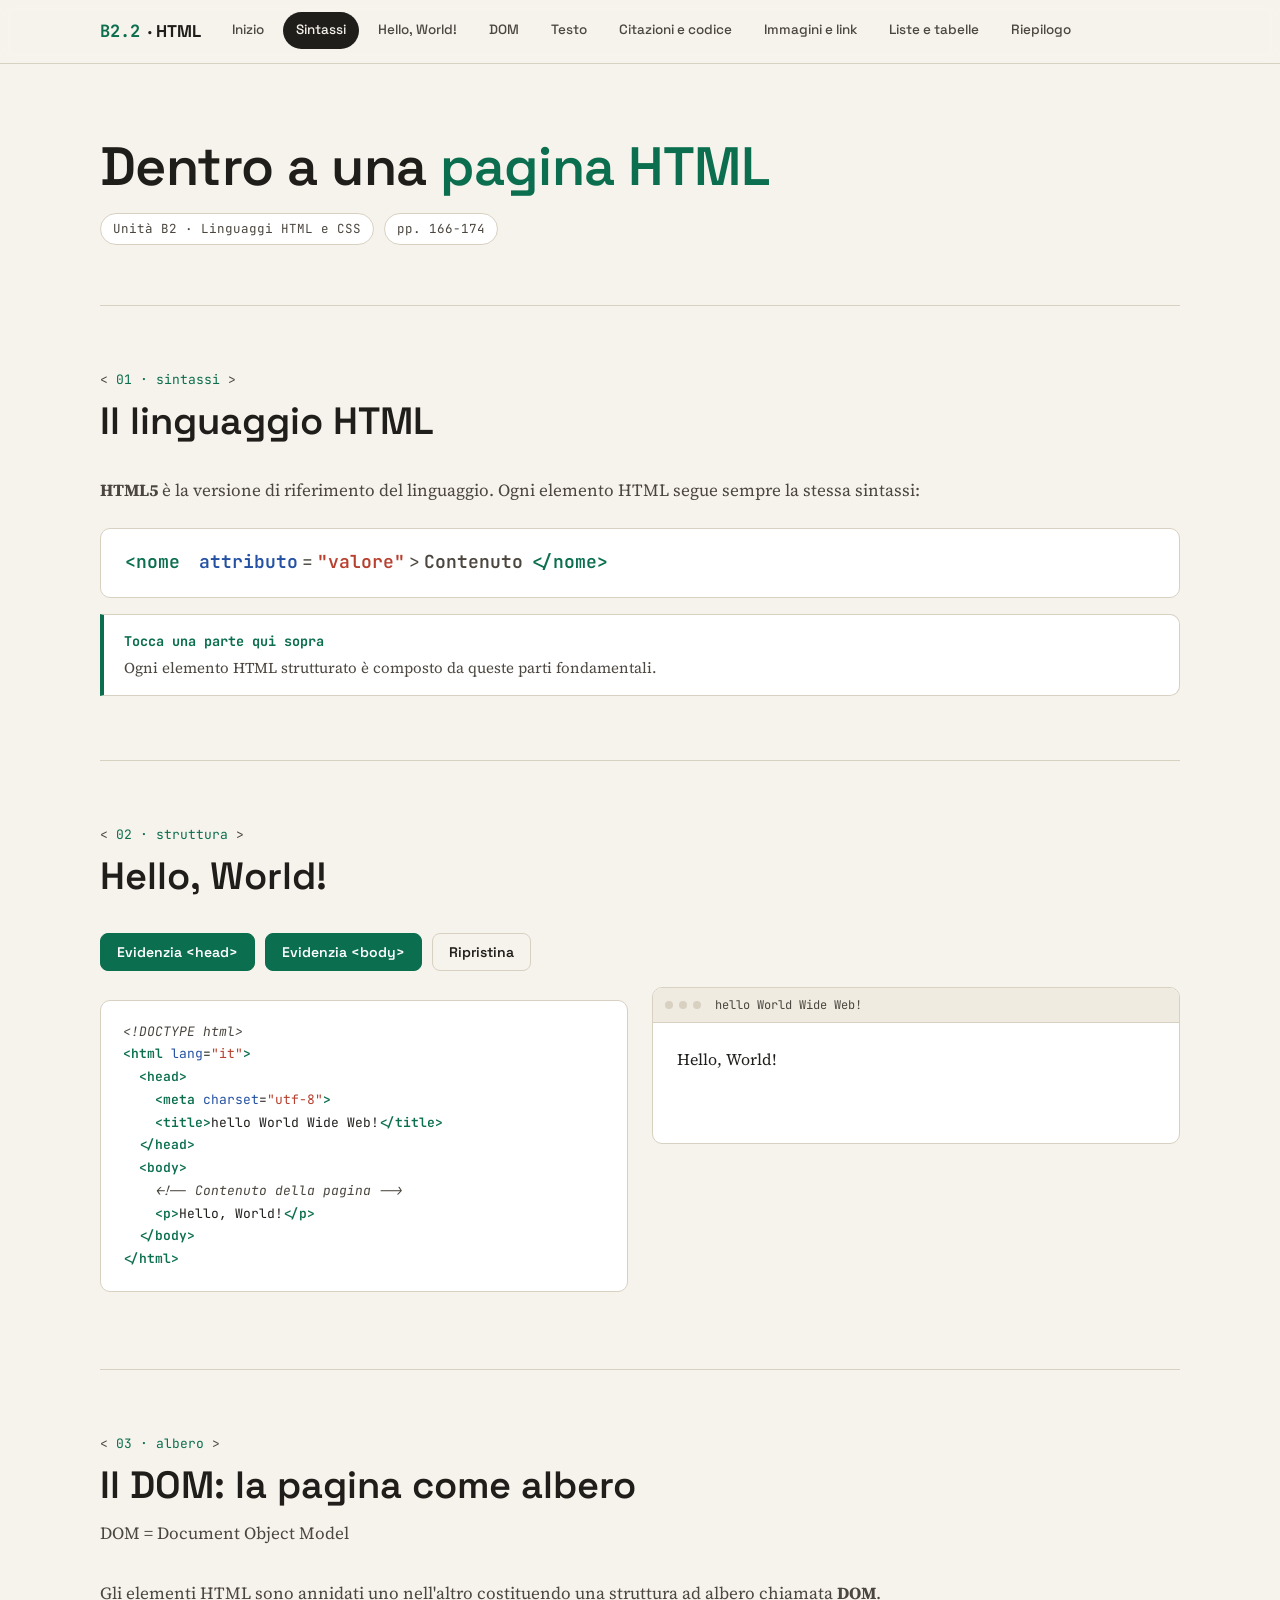
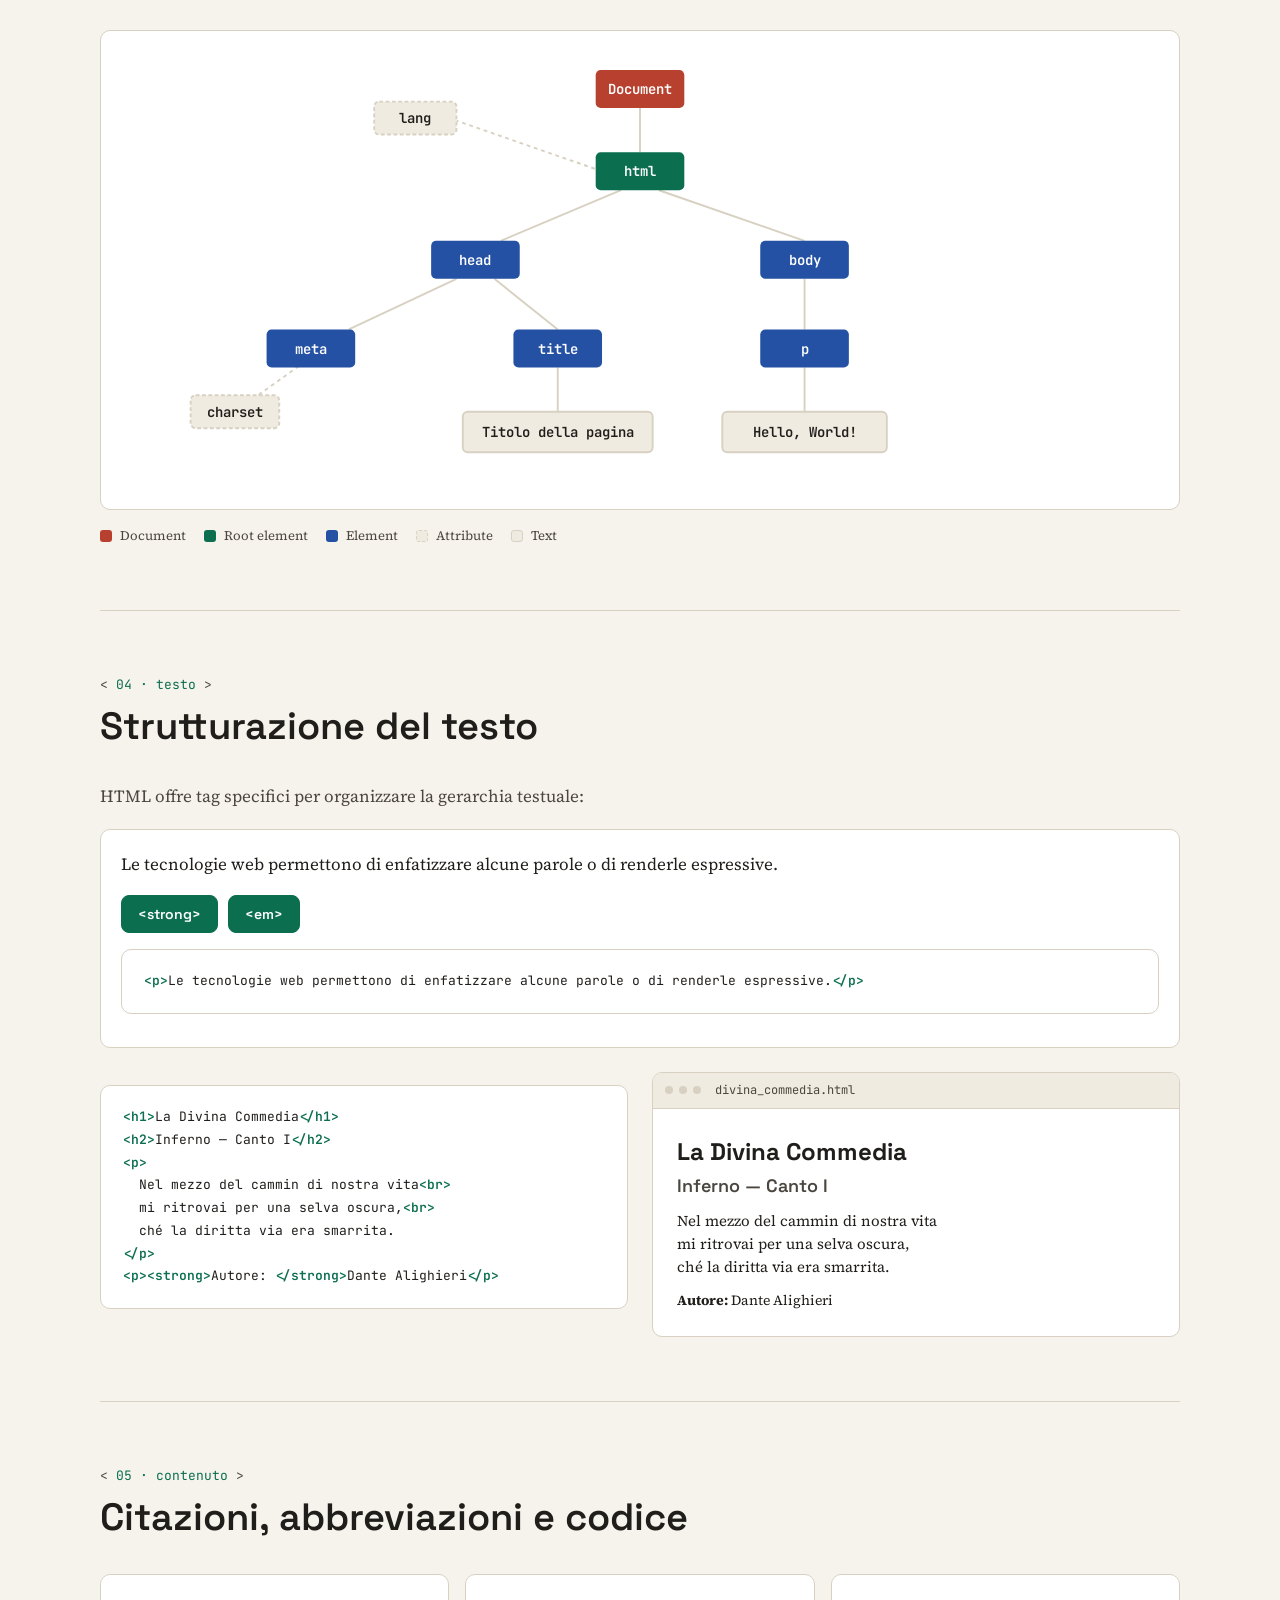
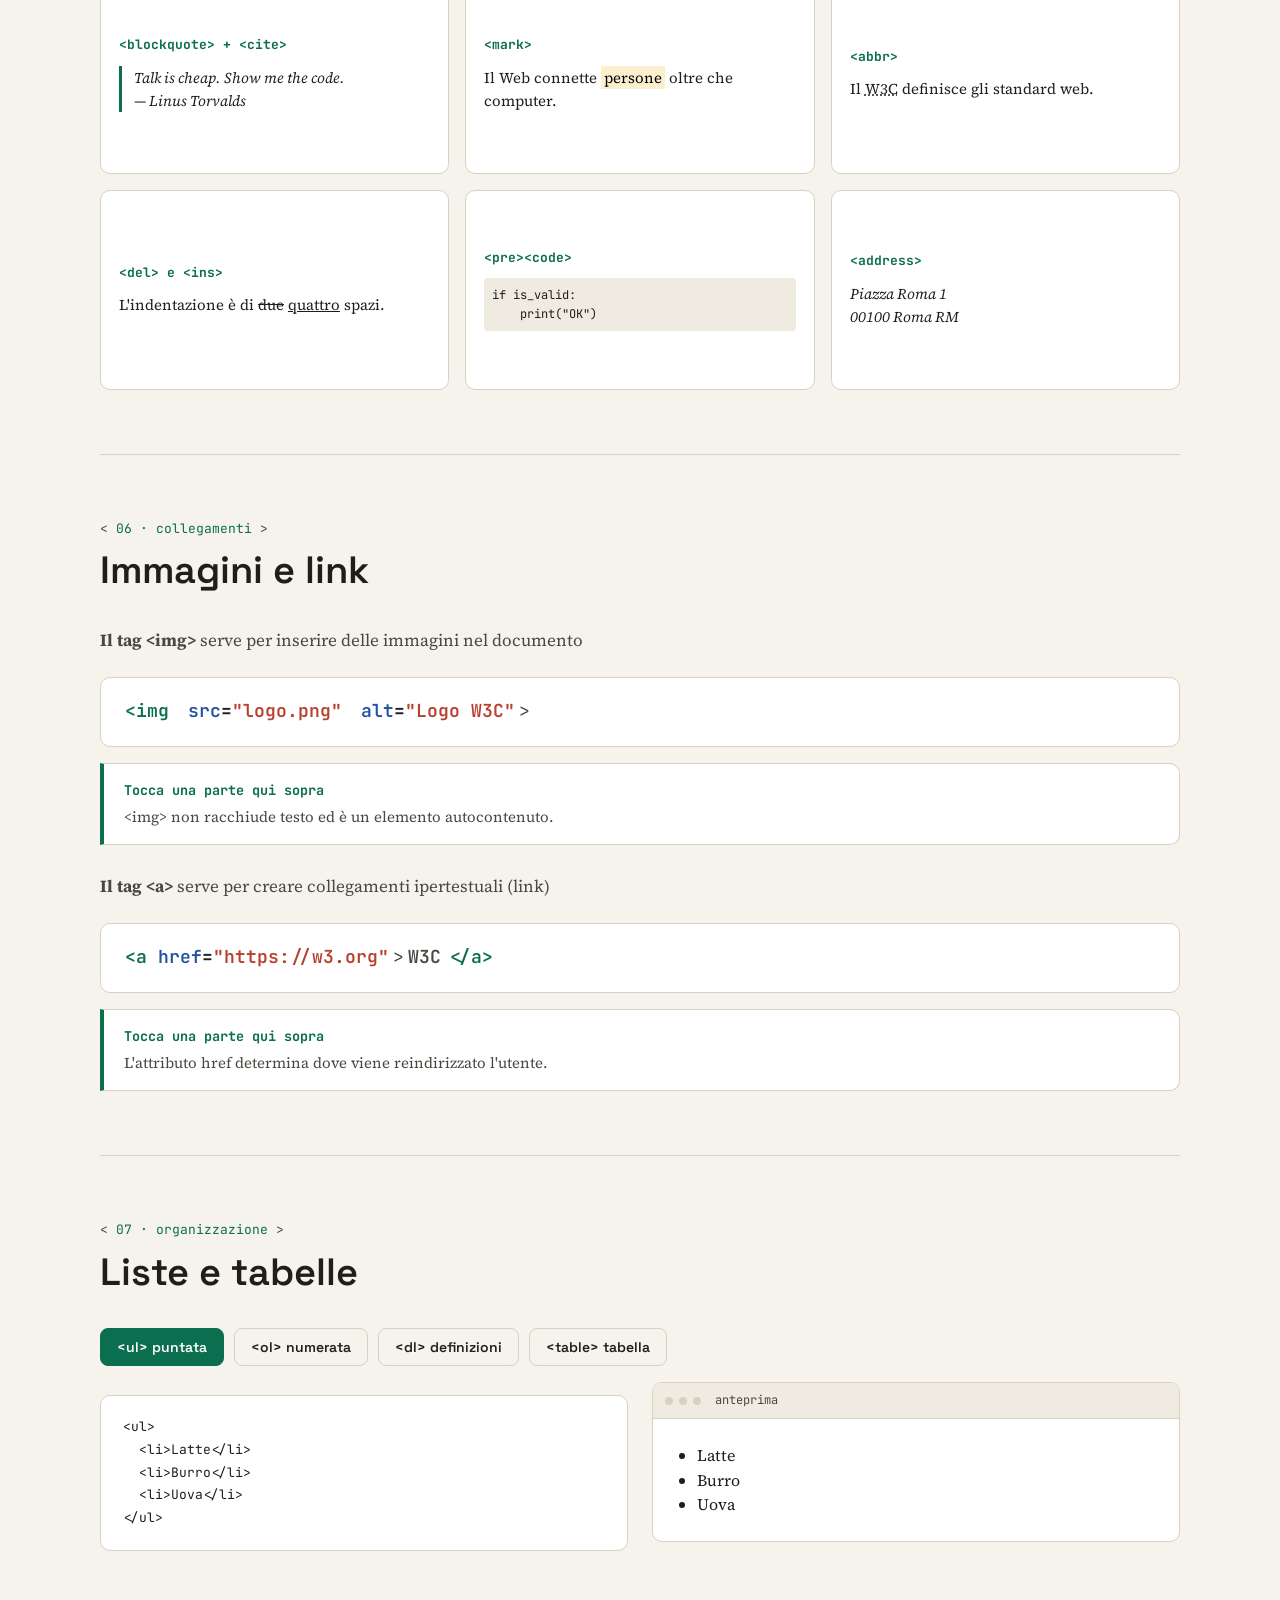
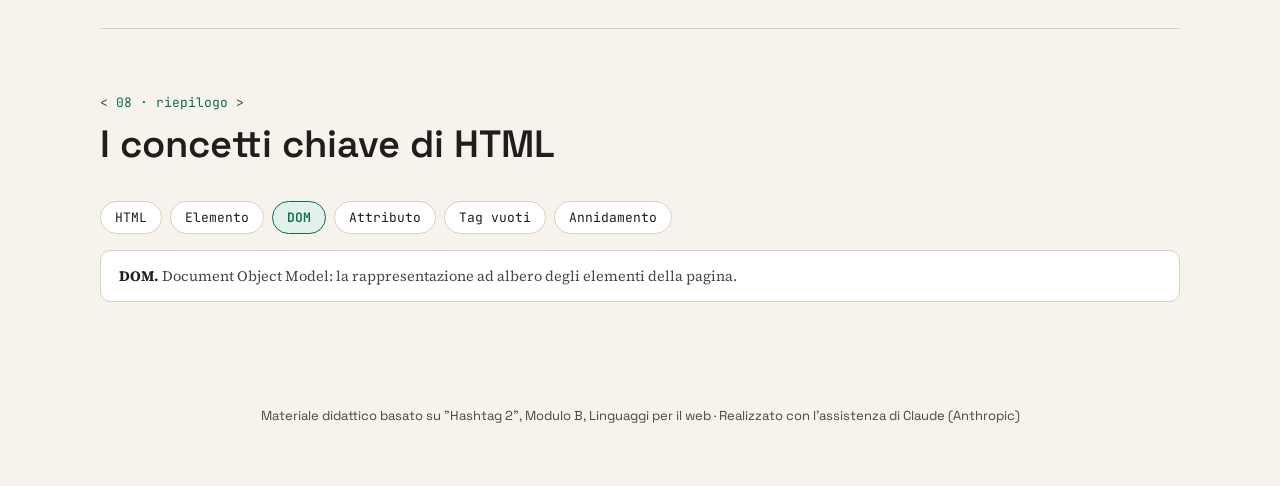
<file: 03-LinguaggioHTML.html>
<!DOCTYPE html>
<html lang="it">

<head>
  <meta charset="UTF-8">
  <meta name="viewport" content="width=device-width, initial-scale=1.0">
  <title>Il linguaggio HTML — Unità B2</title>
  <meta name="description"
    content="Percorso interattivo su HTML, elementi, DOM, testo, immagini, link, liste e tabelle">
  <link rel="preconnect" href="https://fonts.googleapis.com">
  <link rel="preconnect" href="https://fonts.gstatic.com" crossorigin>
  <link
    href="https://fonts.googleapis.com/css2?family=Space+Grotesk:wght@400;500;600;700&family=Source+Serif+4:opsz,wght@8..60,400;8..60,500;8..60,600&family=JetBrains+Mono:wght@400;500;600;700&display=swap"
    rel="stylesheet">
  <link rel="stylesheet" href="style.css">
  <style>
    /* ---------- STILI COMPONENTI SPECIFICI ---------- */
    .anat-bar {
      margin-top: 24px;
      padding: 16px 20px;
      border-radius: var(--radius);
      background: #fff;
      border: 1px solid var(--line);
      font-family: var(--mono);
      font-size: clamp(13px, 2.2vw, 18px);
      display: flex;
      flex-wrap: wrap;
      align-items: baseline;
    }

    .anat-bar .seg {
      padding: 3px 4px;
      border-bottom: 2px solid transparent;
      cursor: pointer;
      transition: border-color .15s, background .15s;
      border-radius: 4px;
      font-weight: 600;
    }

    .anat-bar .seg:hover,
    .anat-bar .seg.active {
      border-color: var(--tag);
      background: var(--tag-soft);
    }

    .anat-bar .tg {
      color: var(--tag);
    }

    .anat-bar .at {
      color: var(--blue);
    }

    .anat-bar .vl {
      color: var(--brick);
    }

    .anat-bar .ct {
      color: var(--ink-soft);
    }

    .anat-bar .pl {
      color: var(--ink-soft);
    }

    .anat-cap {
      margin-top: 16px;
      min-height: 60px;
      padding: 16px 20px;
      background: #fff;
      border-left: 4px solid var(--tag);
      border-radius: 0 var(--radius) var(--radius) 0;
      border-top: 1px solid var(--line);
      border-right: 1px solid var(--line);
      border-bottom: 1px solid var(--line);
    }

    .anat-cap .name {
      font-family: var(--mono);
      font-size: 13.5px;
      color: var(--tag);
      font-weight: 700;
      margin-bottom: 4px;
    }

    .anat-cap .expl {
      font-size: 15px;
      color: var(--ink-soft);
    }

    .grid2 {
      display: grid;
      grid-template-columns: 1fr 1fr;
      gap: 24px;
      align-items: start;
    }

    @media (max-width: 820px) {
      .grid2 {
        grid-template-columns: 1fr;
      }
    }

    .controls-row {
      display: flex;
      gap: 10px;
      flex-wrap: wrap;
      margin-bottom: 16px;
    }

    .code-block {
      background: #fff;
      border: 1px solid var(--line);
      border-radius: var(--radius);
      padding: 20px 22px;
      font-family: var(--mono);
      font-size: 13px;
      line-height: 1.75;
      overflow-x: auto;
      white-space: pre;
      color: var(--ink);
    }

    .code-block .tg {
      color: var(--tag);
      font-weight: 600;
    }

    .code-block .at {
      color: var(--blue);
    }

    .code-block .vl {
      color: var(--brick);
    }

    .code-block .cm {
      color: var(--ink-soft);
      font-style: italic;
    }

    .code-block .part {
      transition: background .25s;
      border-radius: 4px;
    }

    .code-block .part.hl {
      background: var(--amber-soft);
    }

    .browser {
      border: 1px solid var(--line);
      border-radius: var(--radius);
      overflow: hidden;
      background: #fff;
    }

    .browser .bar {
      background: var(--paper-2);
      padding: 8px 12px;
      display: flex;
      gap: 6px;
      align-items: center;
      border-bottom: 1px solid var(--line);
    }

    .browser .dotb {
      width: 8px;
      height: 8px;
      border-radius: 50%;
      background: var(--line);
    }

    .browser .addr {
      margin-left: 8px;
      font-family: var(--mono);
      font-size: 12px;
      color: var(--ink-soft);
    }

    .browser .stage {
      padding: 24px;
      min-height: 120px;
      color: var(--ink);
      font-family: var(--serif);
      font-size: 16px;
    }

    /* ---------- ALBERO DOM ---------- */
    .tree-wrap {
      margin-top: 24px;
      overflow-x: auto;
      background: #fff;
      border: 1px solid var(--line);
      border-radius: var(--radius);
      padding: 20px;
    }

    .tree-wrap svg {
      width: 100%;
      min-width: 640px;
      height: auto;
    }

    .tn-doc {
      fill: var(--brick);
    }

    .tn-root {
      fill: var(--tag);
    }

    .tn-elem {
      fill: var(--blue);
    }

    .tn-attr {
      fill: var(--paper-2);
      stroke: var(--line);
      stroke-width: 1.5;
      stroke-dasharray: 3 2;
    }

    .tn-text {
      fill: var(--paper-2);
      stroke: var(--line);
      stroke-width: 1.5;
    }

    .tn-label {
      font-family: var(--mono);
      font-size: 11px;
      fill: #fff;
      text-anchor: middle;
      dominant-baseline: middle;
      font-weight: 600;
    }

    .tn-label.dark {
      fill: var(--ink);
    }

    .tn-line {
      stroke: var(--line);
      stroke-width: 1.5;
      fill: none;
    }

    .tn-line.dashed {
      stroke-dasharray: 3 3;
    }

    .tree-legend {
      display: flex;
      gap: 18px;
      flex-wrap: wrap;
      margin-top: 16px;
      font-size: 13px;
      color: var(--ink-soft);
    }

    .tree-legend .it {
      display: flex;
      align-items: center;
      gap: 8px;
    }

    .tree-legend .sw {
      width: 12px;
      height: 12px;
      border-radius: 3px;
      flex: none;
    }

    /* ---------- GALLERIA TAG (FLIP CARDS) ---------- */
    .tag-gallery {
      display: grid;
      grid-template-columns: repeat(auto-fit, minmax(260px, 1fr));
      gap: 16px;
      margin-top: 24px;
    }

    .tag-card {
      height: 200px;
      cursor: pointer;
      perspective: 1000px;
    }

    .tag-card .card-inner {
      position: relative;
      width: 100%;
      height: 100%;
      transition: transform .5s;
      transform-style: preserve-3d;
    }

    .tag-card.flipped .card-inner {
      transform: rotateY(180deg);
    }

    .tag-card .face {
      position: absolute;
      inset: 0;
      backface-visibility: hidden;
      border-radius: var(--radius);
      padding: 18px;
      background: #fff;
      border: 1px solid var(--line);
      display: flex;
      flex-direction: column;
      justify-content: center;
      overflow: auto;
      transition: border-color .2s;
    }

    .tag-card.seen .face.front,
    .tag-card.flipped .face.front {
      border-color: var(--tag);
    }

    .tag-card .face.back {
      transform: rotateY(180deg);
      background: var(--paper-2);
      font-family: var(--mono);
      font-size: 12px;
      line-height: 1.6;
      color: var(--ink-soft);
      white-space: pre-wrap;
    }

    .tag-card .tg-name {
      font-family: var(--mono);
      font-size: 13px;
      color: var(--tag);
      margin-bottom: 10px;
      font-weight: 700;
    }

    .tag-card .tg-render {
      font-size: 15px;
      color: var(--ink);
    }

    .tag-card blockquote {
      margin: 0;
      padding-left: 12px;
      border-left: 3px solid var(--tag);
      font-style: italic;
    }

    .tag-card pre {
      margin: 0;
      font-family: var(--mono);
      font-size: 12px;
      background: var(--paper-2);
      padding: 8px;
      border-radius: 4px;
    }

    /* ---------- GLOSSARIO ---------- */
    .glossary {
      display: flex;
      flex-wrap: wrap;
      gap: 8px;
      margin-top: 24px;
    }

    .chip {
      font-family: var(--mono);
      font-size: 13px;
      color: var(--ink);
      border: 1px solid var(--line);
      border-radius: 999px;
      padding: 7px 14px;
      cursor: pointer;
      background: #fff;
      transition: border-color .15s, background .15s;
    }

    .chip:hover {
      border-color: var(--tag);
    }

    .chip.open {
      border-color: var(--tag);
      background: var(--tag-soft);
      color: var(--tag);
      font-weight: 600;
    }

    .glossary-def {
      margin-top: 16px;
      padding: 14px 18px;
      background: #fff;
      border: 1px solid var(--line);
      border-radius: var(--radius);
      font-size: 14.5px;
      color: var(--ink-soft);
      display: none;
    }

    .glossary-def.show {
      display: block;
    }

    .glossary-def b {
      color: var(--ink);
    }
  </style>
</head>

<body>
  <a href="#main" class="skip-link">Vai al contenuto</a>

  <!-- TOPBAR -->
  <header class="top">
    <div class="top-inner">
      <a class="brand" href="#hero"><span class="brk">B2.2</span> · HTML</a>
      <nav class="pillnav" id="pillnav" aria-label="Sezioni">
        <a href="#hero">Inizio</a>
        <a href="#elemento-html">Sintassi</a>
        <a href="#hello-world">Hello, World!</a>
        <a href="#dom">DOM</a>
        <a href="#testo">Testo</a>
        <a href="#citazioni-codice">Citazioni e codice</a>
        <a href="#immagini-link">Immagini e link</a>
        <a href="#liste-tabelle">Liste e tabelle</a>
        <a href="#finale">Riepilogo</a>
      </nav>
    </div>
  </header>

  <main id="main">

    <!-- HERO -->
    <section class="hero" id="hero">
      <h1>Dentro a una <span class="accent">pagina HTML</span></h1>

      <div class="meta">
        <span>Unità B2 · Linguaggi HTML e CSS</span>
        <span>pp. 166-174</span>
      </div>
    </section>

    <!-- 01. IL LINGUAGGIO HTML -->
    <section id="elemento-html">
      <div class="section-head">
        <div class="kicker">01 · sintassi</div>
        <h2>Il linguaggio HTML</h2>
      </div>

      <p class="lead">
        <b>HTML5</b> è la versione di riferimento del linguaggio. Ogni elemento HTML segue sempre la stessa sintassi:
      </p>

      <div class="anat-bar" id="anatomyElem">
        <span class="seg" data-name="Tag di apertura"
          data-expl="Apre l'elemento. Contiene il nome del tag racchiuso tra parentesi angolari."><span
            class="tg">&lt;nome</span></span>
        <span class="pl">&nbsp;</span>
        <span class="seg" data-name="Nome dell'attributo"
          data-expl="Aggiunge un'informazione extra all'elemento, come la lingua o la destinazione di un link."><span
            class="at">attributo</span></span>
        <span class="pl">=</span>
        <span class="seg" data-name="Valore dell'attributo"
          data-expl="Il valore assegnato all'attributo, racchiuso tra virgolette."><span
            class="vl">"valore"</span></span>
        <span class="pl">&gt;</span>
        <span class="seg" data-name="Contenuto"
          data-expl="Il testo o gli altri elementi annidati racchiusi tra tag di apertura e chiusura."><span
            class="ct">Contenuto</span></span>
        <span class="seg" data-name="Tag di chiusura"
          data-expl="Chiude l'elemento. Ha lo stesso nome del tag di apertura preceduto da /."><span
            class="tg">&lt;/nome&gt;</span></span>
      </div>

      <div class="anat-cap" id="anatomyElemCaption">
        <div class="name">Tocca una parte qui sopra</div>
        <div class="expl">Ogni elemento HTML strutturato è composto da queste parti fondamentali.</div>
      </div>
    </section>

    <!-- 02. HELLO WORLD -->
    <section id="hello-world">
      <div class="section-head">
        <div class="kicker">02 · struttura</div>
        <h2>Hello, World!</h2>
      </div>

      <div class="controls-row">
        <button class="btn primary" id="btnHlHead">Evidenzia &lt;head&gt;</button>
        <button class="btn primary" id="btnHlBody">Evidenzia &lt;body&gt;</button>
        <button class="btn ghost" id="btnHlNone">Ripristina</button>
      </div>

      <div class="grid2">
        <pre class="code-block" id="hwCode"><span class="cm">&lt;!DOCTYPE html&gt;</span>
<span class="part part-head"><span class="tg">&lt;html</span> <span class="at">lang</span>=<span class="vl">"it"</span><span class="tg">&gt;</span>
  <span class="tg">&lt;head&gt;</span>
    <span class="tg">&lt;meta</span> <span class="at">charset</span>=<span class="vl">"utf-8"</span><span class="tg">&gt;</span>
    <span class="tg">&lt;title&gt;</span>hello World Wide Web!<span class="tg">&lt;/title&gt;</span>
  <span class="tg">&lt;/head&gt;</span></span>
<span class="part part-body">  <span class="tg">&lt;body&gt;</span>
    <span class="cm">&lt;!-- Contenuto della pagina --&gt;</span>
    <span class="tg">&lt;p&gt;</span>Hello, World!<span class="tg">&lt;/p&gt;</span>
  <span class="tg">&lt;/body&gt;</span></span>
<span class="tg">&lt;/html&gt;</span></pre>

        <div class="browser">
          <div class="bar">
            <span class="dotb"></span><span class="dotb"></span><span class="dotb"></span>
            <span class="addr">hello World Wide Web!</span>
          </div>
          <div class="stage">Hello, World!</div>
        </div>
      </div>
    </section>

    <!-- 03. IL DOM -->
    <section id="dom">
      <div class="section-head">
        <div class="kicker">03 · albero</div>
        <h2>Il DOM: la pagina come albero</h2>
        <p class="lead">DOM = Document Object Model </p>
      </div>

      <p class="lead">
        Gli elementi HTML sono annidati uno nell'altro costituendo una struttura ad albero chiamata <b>DOM</b>.
      </p>

      <div class="tree-wrap">
        <svg viewBox="0 0 820 340">
          <line class="tn-line" x1="410" y1="45" x2="410" y2="80"></line>
          <line class="tn-line dashed" x1="380" y1="95" x2="265" y2="55"></line>
          <line class="tn-line" x1="395" y1="110" x2="300" y2="150"></line>
          <line class="tn-line" x1="425" y1="110" x2="540" y2="150"></line>
          <line class="tn-line" x1="265" y1="180" x2="180" y2="220"></line>
          <line class="tn-line" x1="295" y1="180" x2="345" y2="220"></line>
          <line class="tn-line dashed" x1="160" y1="235" x2="90" y2="285"></line>
          <line class="tn-line" x1="540" y1="180" x2="540" y2="220"></line>
          <line class="tn-line" x1="345" y1="250" x2="345" y2="285"></line>
          <line class="tn-line" x1="540" y1="250" x2="540" y2="285"></line>

          <rect class="tn-doc" x="375" y="15" width="70" height="30" rx="4"></rect>
          <text class="tn-label" x="410" y="31">Document</text>

          <rect class="tn-attr" x="200" y="40" width="65" height="26" rx="4"></rect>
          <text class="tn-label dark" x="232.5" y="54">lang</text>

          <rect class="tn-root" x="375" y="80" width="70" height="30" rx="4"></rect>
          <text class="tn-label" x="410" y="96">html</text>

          <rect class="tn-elem" x="245" y="150" width="70" height="30" rx="4"></rect>
          <text class="tn-label" x="280" y="166">head</text>

          <rect class="tn-elem" x="505" y="150" width="70" height="30" rx="4"></rect>
          <text class="tn-label" x="540" y="166">body</text>

          <rect class="tn-attr" x="55" y="272" width="70" height="26" rx="4"></rect>
          <text class="tn-label dark" x="90" y="286">charset</text>

          <rect class="tn-elem" x="115" y="220" width="70" height="30" rx="4"></rect>
          <text class="tn-label" x="150" y="236">meta</text>

          <rect class="tn-elem" x="310" y="220" width="70" height="30" rx="4"></rect>
          <text class="tn-label" x="345" y="236">title</text>

          <rect class="tn-elem" x="505" y="220" width="70" height="30" rx="4"></rect>
          <text class="tn-label" x="540" y="236">p</text>

          <rect class="tn-text" x="270" y="285" width="150" height="32" rx="4"></rect>
          <text class="tn-label dark" x="345" y="302">Titolo della pagina</text>

          <rect class="tn-text" x="475" y="285" width="130" height="32" rx="4"></rect>
          <text class="tn-label dark" x="540" y="302">Hello, World!</text>
        </svg>
      </div>

      <div class="tree-legend">
        <div class="it"><span class="sw" style="background:var(--brick)"></span>Document</div>
        <div class="it"><span class="sw" style="background:var(--tag)"></span>Root element</div>
        <div class="it"><span class="sw" style="background:var(--blue)"></span>Element</div>
        <div class="it"><span class="sw"
            style="background:var(--paper-2); border:1px dashed var(--line)"></span>Attribute</div>
        <div class="it"><span class="sw" style="background:var(--paper-2); border:1px solid var(--line)"></span>Text
        </div>
      </div>
    </section>

    <!-- 04. STRUTTURAZIONE DEL TESTO -->
    <section id="testo">
      <div class="section-head">
        <div class="kicker">04 · testo</div>
        <h2>Strutturazione del testo</h2>
      </div>

      <p class="lead" style="margin-bottom:20px;">
        HTML offre tag specifici per organizzare la gerarchia testuale:
      </p>

      <div class="panel" style="margin-bottom:24px;">
        <p style="font-size:17px; line-height:1.7; margin:0 0 16px;">
          Le tecnologie web permettono di <span id="txtStrong">enfatizzare</span> alcune parole o di renderle <span
            id="txtEm">espressive</span>.
        </p>
        <div class="controls-row">
          <button class="btn primary" id="btnStrong">&lt;strong&gt;</button>
          <button class="btn primary" id="btnEm">&lt;em&gt;</button>
        </div>
        <pre class="code-block" id="txtCode"
          style="margin-top:14px;"><span class="tg">&lt;p&gt;</span>Le tecnologie web permettono di enfatizzare alcune parole o di renderle espressive.<span class="tg">&lt;/p&gt;</span></pre>
      </div>

      <div class="grid2">
        <pre
          class="code-block"><span class="tg">&lt;h1&gt;</span>La Divina Commedia<span class="tg">&lt;/h1&gt;</span>
<span class="tg">&lt;h2&gt;</span>Inferno — Canto I<span class="tg">&lt;/h2&gt;</span>
<span class="tg">&lt;p&gt;</span>
  Nel mezzo del cammin di nostra vita<span class="tg">&lt;br&gt;</span>
  mi ritrovai per una selva oscura,<span class="tg">&lt;br&gt;</span>
  ché la diritta via era smarrita.
<span class="tg">&lt;/p&gt;</span>
<span class="tg">&lt;p&gt;</span><span class="tg">&lt;strong&gt;</span>Autore: <span class="tg">&lt;/strong&gt;</span>Dante Alighieri<span class="tg">&lt;/p&gt;</span></pre>

        <div class="browser">
          <div class="bar">
            <span class="dotb"></span><span class="dotb"></span><span class="dotb"></span>
            <span class="addr">divina_commedia.html</span>
          </div>
          <div class="stage">
            <h1 style="font-size:24px; margin:0 0 6px;">La Divina Commedia</h1>
            <h2 style="font-size:18px; margin:0 0 12px; color:var(--ink-soft);">Inferno — Canto I</h2>
            <p style="margin:0 0 12px; font-size:15px;">Nel mezzo del cammin di nostra vita<br>mi ritrovai per una selva
              oscura,<br>ché la diritta via era smarrita.</p>
            <p style="margin:0; font-size:14px;"><strong>Autore: </strong>Dante Alighieri</p>
          </div>
        </div>
      </div>
    </section>

    <!-- 05. CITAZIONI E CODICE -->
    <section id="citazioni-codice">
      <div class="section-head">
        <div class="kicker">05 · contenuto</div>
        <h2>Citazioni, abbreviazioni e codice</h2>
      </div>


      <div class="tag-gallery">
        <div class="tag-card">
          <div class="card-inner">
            <div class="face front">
              <div class="tg-name">&lt;blockquote&gt; + &lt;cite&gt;</div>
              <div class="tg-render">
                <blockquote>Talk is cheap. Show me the code.<br><cite>— Linus Torvalds</cite></blockquote>
              </div>
            </div>
            <div class="face back"><span class="tg">&lt;blockquote&gt;</span>
              Talk is cheap. Show me the code.
              <span class="tg">&lt;cite&gt;</span>— Linus Torvalds<span class="tg">&lt;/cite&gt;</span>
              <span class="tg">&lt;/blockquote&gt;</span>
            </div>
          </div>
        </div>

        <div class="tag-card">
          <div class="card-inner">
            <div class="face front">
              <div class="tg-name">&lt;mark&gt;</div>
              <div class="tg-render">Il Web connette <mark
                  style="background:var(--amber-soft); padding:1px 3px;">persone</mark> oltre che computer.</div>
            </div>
            <div class="face back">Il Web connette
              <span class="tg">&lt;mark&gt;</span>persone<span class="tg">&lt;/mark&gt;</span>
              oltre che computer.
            </div>
          </div>
        </div>

        <div class="tag-card">
          <div class="card-inner">
            <div class="face front">
              <div class="tg-name">&lt;abbr&gt;</div>
              <div class="tg-render">Il <abbr title="World Wide Web Consortium"
                  style="text-decoration:underline dotted; cursor:help;">W3C</abbr> definisce gli standard web.</div>
            </div>
            <div class="face back">Il
              <span class="tg">&lt;abbr title="World Wide Web
                Consortium"&gt;</span>W3C<span class="tg">&lt;/abbr&gt;</span>
              definisce gli standard.
            </div>
          </div>
        </div>

        <div class="tag-card">
          <div class="card-inner">
            <div class="face front">
              <div class="tg-name">&lt;del&gt; e &lt;ins&gt;</div>
              <div class="tg-render">L'indentazione è di <del>due</del> <ins>quattro</ins> spazi.</div>
            </div>
            <div class="face back">L'indentazione è di
              <span class="tg">&lt;del&gt;</span>due<span class="tg">&lt;/del&gt;</span>
              <span class="tg">&lt;ins&gt;</span>quattro<span class="tg">&lt;/ins&gt;</span> spazi.
            </div>
          </div>
        </div>

        <div class="tag-card">
          <div class="card-inner">
            <div class="face front">
              <div class="tg-name">&lt;pre&gt;&lt;code&gt;</div>
              <div class="tg-render">
                <pre>if is_valid:
    print("OK")</pre>
              </div>
            </div>
            <div class="face back"><span class="tg">&lt;pre&gt;&lt;code&gt;</span>
              if is_valid:
              print("OK")
              <span class="tg">&lt;/code&gt;&lt;/pre&gt;</span>
            </div>
          </div>
        </div>

        <div class="tag-card">
          <div class="card-inner">
            <div class="face front">
              <div class="tg-name">&lt;address&gt;</div>
              <div class="tg-render">
                <address>Piazza Roma 1<br>00100 Roma RM</address>
              </div>
            </div>
            <div class="face back"><span class="tg">&lt;address&gt;</span>
              Piazza Roma 1<span class="tg">&lt;br&gt;</span>00100 Roma RM
              <span class="tg">&lt;/address&gt;</span>
            </div>
          </div>
        </div>
      </div>
    </section>

    <!-- 06. IMMAGINI E LINK -->
    <section id="immagini-link">
      <div class="section-head">
        <div class="kicker">06 · collegamenti</div>
        <h2>Immagini e link</h2>
      </div>

      <p class="lead" style="margin-bottom:12px;"><b> Il tag &lt;img&gt;</b> serve per inserire delle immagini nel
        documento</p>
      <div class="anat-bar" id="anatomyImg">
        <span class="seg" data-name="Tag" data-expl="Tag senza chiusura."><span class="tg">&lt;img</span></span>
        <span class="pl">&nbsp;</span>
        <span class="seg" data-name="src" data-expl="Percorso della sorgente immagine."><span
            class="at">src</span>=<span class="vl">"logo.png"</span></span>
        <span class="pl">&nbsp;</span>
        <span class="seg" data-name="alt" data-expl="Testo alternativo per l'accessibilità."><span
            class="at">alt</span>=<span class="vl">"Logo W3C"</span></span>
        <span class="pl">&gt;</span>
      </div>
      <div class="anat-cap" id="anatomyImgCaption">
        <div class="name">Tocca una parte qui sopra</div>
        <div class="expl">&lt;img&gt; non racchiude testo ed è un elemento autocontenuto.</div>
      </div>

      <p class="lead" style="margin-top:28px; margin-bottom:12px;"><b>Il tag &lt;a&gt;</b> serve per creare collegamenti
        ipertestuali (link)</p>
      <div class="anat-bar" id="anatomyLink">
        <span class="seg" data-name="Tag + href" data-expl="href specifica l'URL di destinazione."><span
            class="tg">&lt;a</span> <span class="at">href</span>=<span class="vl">"https://w3.org"</span></span>
        <span class="pl">&gt;</span>
        <span class="seg" data-name="Contenuto" data-expl="Testo o elemento cliccabile."><span
            class="ct">W3C</span></span>
        <span class="seg" data-name="Chiusura" data-expl="Chiude il link."><span class="tg">&lt;/a&gt;</span></span>
      </div>
      <div class="anat-cap" id="anatomyLinkCaption">
        <div class="name">Tocca una parte qui sopra</div>
        <div class="expl">L'attributo href determina dove viene reindirizzato l'utente.</div>
      </div>
    </section>

    <!-- 07. LISTE E TABELLE -->
    <section id="liste-tabelle">
      <div class="section-head">
        <div class="kicker">07 · organizzazione</div>
        <h2>Liste e tabelle</h2>

      </div>

      <div class="controls-row" id="ltTabs">
        <button class="btn primary" data-tab="ul">&lt;ul&gt; puntata</button>
        <button class="btn ghost" data-tab="ol">&lt;ol&gt; numerata</button>
        <button class="btn ghost" data-tab="dl">&lt;dl&gt; definizioni</button>
        <button class="btn ghost" data-tab="table">&lt;table&gt; tabella</button>
      </div>

      <div class="grid2">
        <pre class="code-block" id="ltCode">&lt;ul&gt;
  &lt;li&gt;Latte&lt;/li&gt;
  &lt;li&gt;Burro&lt;/li&gt;
  &lt;li&gt;Uova&lt;/li&gt;
&lt;/ul&gt;</pre>
        <div class="browser">
          <div class="bar">
            <span class="dotb"></span><span class="dotb"></span><span class="dotb"></span>
            <span class="addr">anteprima</span>
          </div>
          <div class="stage" id="ltPreview">
            <ul style="margin:0; padding-left:20px;">
              <li>Latte</li>
              <li>Burro</li>
              <li>Uova</li>
            </ul>
          </div>
        </div>
      </div>
    </section>

    <!-- 08. RIEPILOGO -->
    <section id="finale">
      <div class="section-head">
        <div class="kicker">08 · riepilogo</div>
        <h2>I concetti chiave di HTML</h2>
      </div>

      <div class="glossary" id="glossary">
        <button class="chip"
          data-def="HyperText Markup Language: il linguaggio standard per strutturare pagine web.">HTML</button>
        <button class="chip"
          data-def="L'unità base di HTML composta da tag di apertura, contenuto e tag di chiusura.">Elemento</button>
        <button class="chip open"
          data-def="Document Object Model: la rappresentazione ad albero degli elementi della pagina.">DOM</button>
        <button class="chip"
          data-def="Informazione aggiuntiva inserita nel tag di apertura (es. href, src, alt).">Attributo</button>
        <button class="chip" data-def="Tag privi di contenuto e tag di chiusura (es. img, meta, br).">Tag
          vuoti</button>
        <button class="chip"
          data-def="La pratica di inserire elementi all'interno di altri elementi mantenendo la gerarchia.">Annidamento</button>
      </div>

      <div class="glossary-def show" id="glossaryDef">
        <b>DOM.</b> Document Object Model: la rappresentazione ad albero degli elementi della pagina.
      </div>
    </section>

  </main>

  <footer>
    Materiale didattico basato su "Hashtag 2", Modulo B, Linguaggi per il web · Realizzato con l'assistenza di Claude
    (Anthropic)
  </footer>

  <script src="site.js"></script>

  <script>
    (function () {
      "use strict";

      /* ---------- BARRE DI SINTASSI (ANATOMY) ---------- */
      function setupAnatomy(barId, capId) {
        var bar = document.getElementById(barId);
        var cap = document.getElementById(capId);
        if (!bar || !cap) return;
        var name = cap.querySelector('.name');
        var expl = cap.querySelector('.expl');
        var segs = Array.prototype.slice.call(bar.querySelectorAll('.seg'));

        segs.forEach(function (seg) {
          function activate() {
            segs.forEach(function (s) { s.classList.remove('active'); });
            seg.classList.add('active');
            name.textContent = seg.getAttribute('data-name');
            expl.textContent = seg.getAttribute('data-expl');
          }
          seg.addEventListener('mouseenter', activate);
          seg.addEventListener('click', activate);
        });
      }

      setupAnatomy('anatomyElem', 'anatomyElemCaption');
      setupAnatomy('anatomyImg', 'anatomyImgCaption');
      setupAnatomy('anatomyLink', 'anatomyLinkCaption');

      /* ---------- HELLO WORLD EVIDENZIAZIONE ---------- */
      var btnHead = document.getElementById('btnHlHead');
      var btnBody = document.getElementById('btnHlBody');
      var btnNone = document.getElementById('btnHlNone');
      var heads = Array.prototype.slice.call(document.querySelectorAll('.part-head'));
      var bodies = Array.prototype.slice.call(document.querySelectorAll('.part-body'));

      function clearHl() {
        heads.forEach(function (e) { e.classList.remove('hl'); });
        bodies.forEach(function (e) { e.classList.remove('hl'); });
      }

      if (btnHead && btnBody && btnNone) {
        btnHead.addEventListener('click', function () { clearHl(); heads.forEach(function (e) { e.classList.add('hl'); }); });
        btnBody.addEventListener('click', function () { clearHl(); bodies.forEach(function (e) { e.classList.add('hl'); }); });
        btnNone.addEventListener('click', clearHl);
      }

      /* ---------- DEMO TESTO STRONG/EM ---------- */
      var txtStrong = document.getElementById('txtStrong');
      var txtEm = document.getElementById('txtEm');
      var txtCode = document.getElementById('txtCode');
      var btnStrong = document.getElementById('btnStrong');
      var btnEm = document.getElementById('btnEm');
      var sOn = false, eOn = false;

      function updateTxt() {
        if (txtStrong) txtStrong.style.fontWeight = sOn ? '700' : '400';
        if (txtEm) txtEm.style.fontStyle = eOn ? 'italic' : 'normal';
        var sPart = sOn ? '<span class="tg">&lt;strong&gt;</span>enfatizzare<span class="tg">&lt;/strong&gt;</span>' : 'enfatizzare';
        var ePart = eOn ? '<span class="tg">&lt;em&gt;</span>espressive<span class="tg">&lt;/em&gt;</span>' : 'espressive';
        if (txtCode) {
          txtCode.innerHTML = '<span class="tg">&lt;p&gt;</span>Le tecnologie web permettono di ' + sPart + ' alcune parole o di renderle ' + ePart + '.<span class="tg">&lt;/p&gt;</span>';
        }
      }

      if (btnStrong && btnEm) {
        btnStrong.addEventListener('click', function () { sOn = !sOn; updateTxt(); });
        btnEm.addEventListener('click', function () { eOn = !eOn; updateTxt(); });
      }

      /* ---------- GALLERIA CARD FLIP ---------- */
      var tagCards = Array.prototype.slice.call(document.querySelectorAll('.tag-card'));
      tagCards.forEach(function (card) {
        card.addEventListener('click', function () {
          card.classList.toggle('flipped');
          card.classList.add('seen');
        });
      });

      /* ---------- TAB LISTE E TABELLE ---------- */
      var ltData = {
        ul: {
          code: '<ul>\n  <li>Latte</li>\n  <li>Burro</li>\n  <li>Uova</li>\n</ul>',
          html: '<ul style="margin:0; padding-left:20px;"><li>Latte</li><li>Burro</li><li>Uova</li></ul>'
        },
        ol: {
          code: '<ol>\n  <li>Mercurio</li>\n  <li>Venere</li>\n  <li>Terra</li>\n</ol>',
          html: '<ol style="margin:0; padding-left:20px;"><li>Mercurio</li><li>Venere</li><li>Terra</li></ol>'
        },
        dl: {
          code: '<dl>\n  <dt>HTML</dt>\n  <dd>Linguaggio di marcatura</dd>\n  <dt>CSS</dt>\n  <dd>Linguaggio di stile</dd>\n</dl>',
          html: '<dl style="margin:0;"><dt style="font-weight:700">HTML</dt><dd style="margin:0 0 8px;">Linguaggio di marcatura</dd><dt style="font-weight:700">CSS</dt><dd style="margin:0;">Linguaggio di stile</dd></dl>'
        },
        table: {
          code: '<table border="1">\n  <tr><th>Nome</th><th>Valore</th></tr>\n  <tr><td>Terra</td><td>3</td></tr>\n  <tr><td>Venere</td><td>2</td></tr>\n</table>',
          html: '<table style="border-collapse:collapse; font-size:14px; width:100%;"><tr><th style="border:1px solid var(--line); padding:6px 10px; text-align:left;">Nome</th><th style="border:1px solid var(--line); padding:6px 10px; text-align:left;">Valore</th></tr><tr><td style="border:1px solid var(--line); padding:6px 10px;">Terra</td><td style="border:1px solid var(--line); padding:6px 10px;">3</td></tr><tr><td style="border:1px solid var(--line); padding:6px 10px;">Venere</td><td style="border:1px solid var(--line); padding:6px 10px;">2</td></tr></table>'
        }
      };

      var ltTabs = Array.prototype.slice.call(document.querySelectorAll('#ltTabs button'));
      var ltCode = document.getElementById('ltCode');
      var ltPreview = document.getElementById('ltPreview');

      ltTabs.forEach(function (btn) {
        btn.addEventListener('click', function () {
          var key = btn.getAttribute('data-tab');
          ltTabs.forEach(function (b) {
            b.className = (b === btn) ? 'btn primary' : 'btn ghost';
          });
          if (ltData[key]) {
            ltCode.textContent = ltData[key].code;
            ltPreview.innerHTML = ltData[key].html;
          }
        });
      });

      /* ---------- GLOSSARIO CHIPS ---------- */
      var chips = Array.prototype.slice.call(document.querySelectorAll('#glossary .chip'));
      var glossaryDef = document.getElementById('glossaryDef');
      chips.forEach(function (chip) {
        chip.addEventListener('click', function () {
          var already = chip.classList.contains('open');
          chips.forEach(function (c) { c.classList.remove('open'); });
          if (already) {
            glossaryDef.classList.remove('show');
          } else {
            chip.classList.add('open');
            glossaryDef.innerHTML = '<b>' + chip.textContent + '.</b> ' + chip.getAttribute('data-def');
            glossaryDef.classList.add('show');
          }
        });
      });

    })();
  </script>
</body>

</html>
</file>
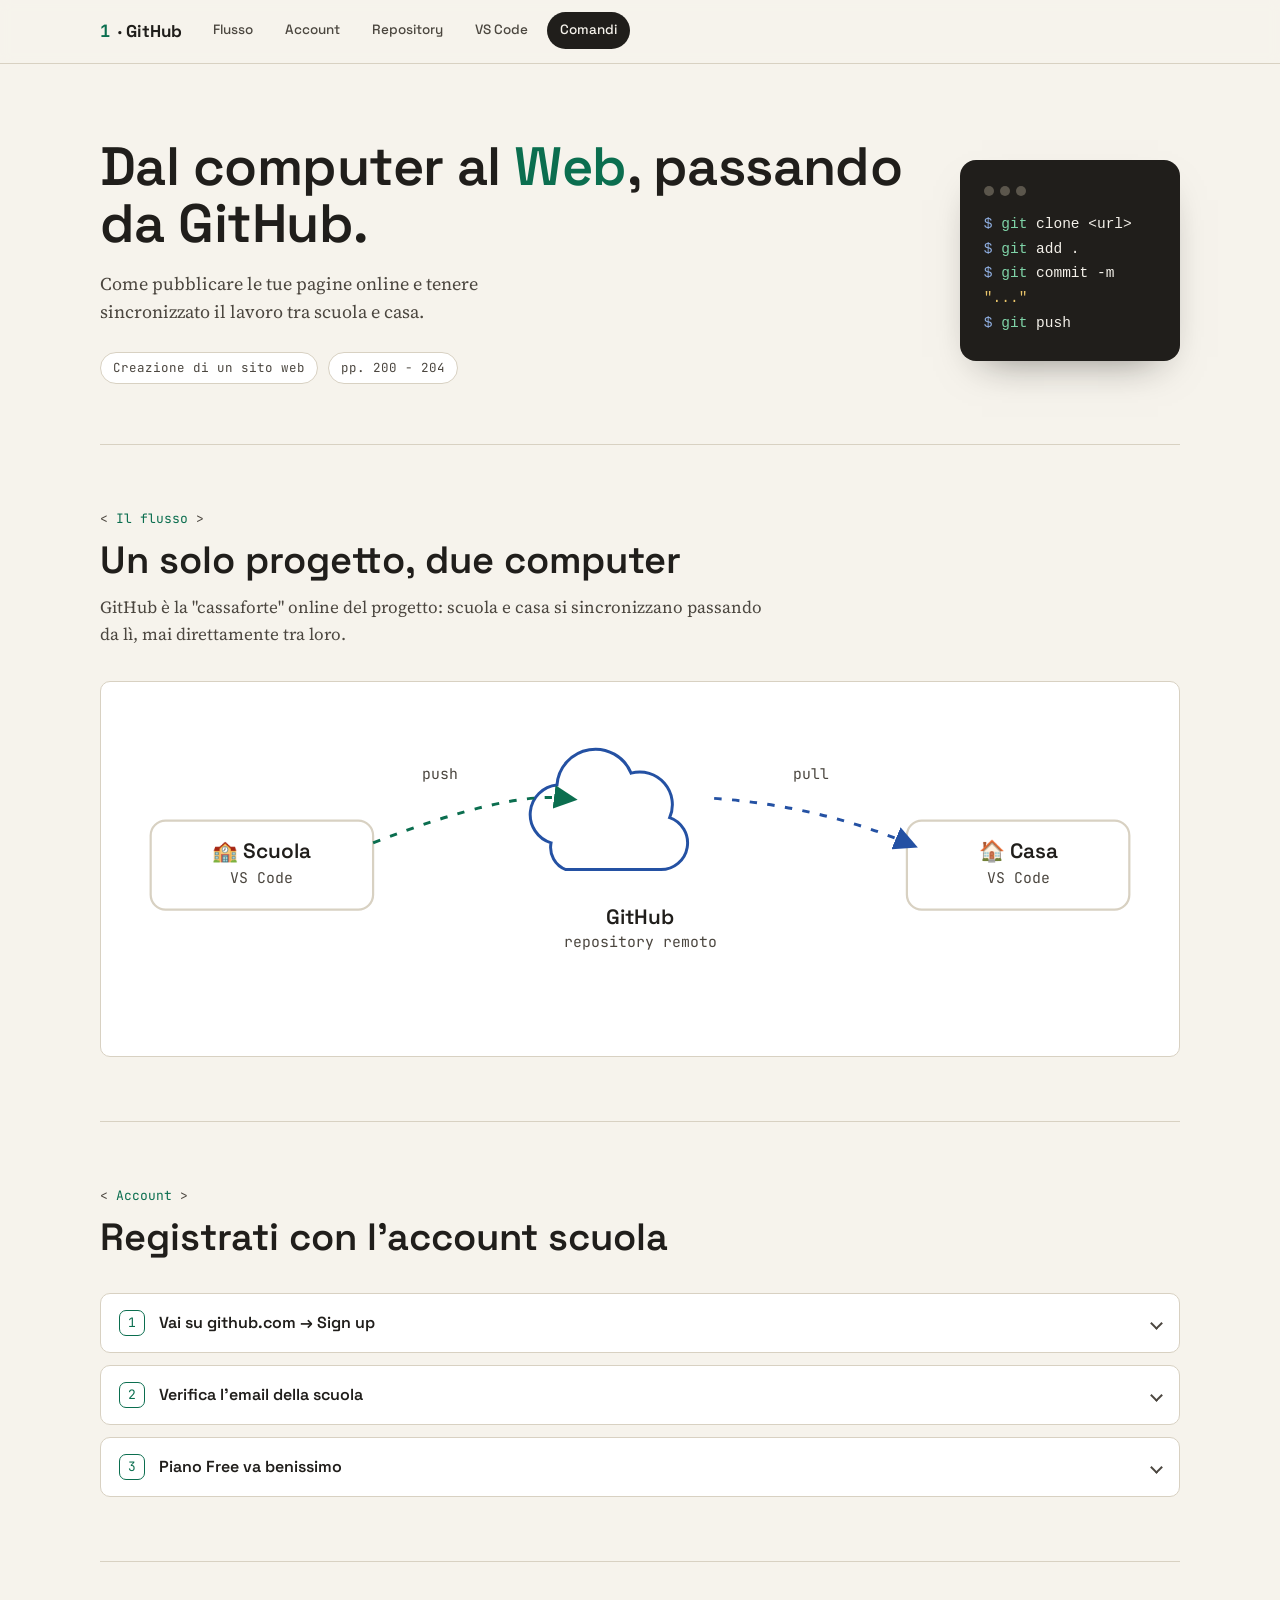
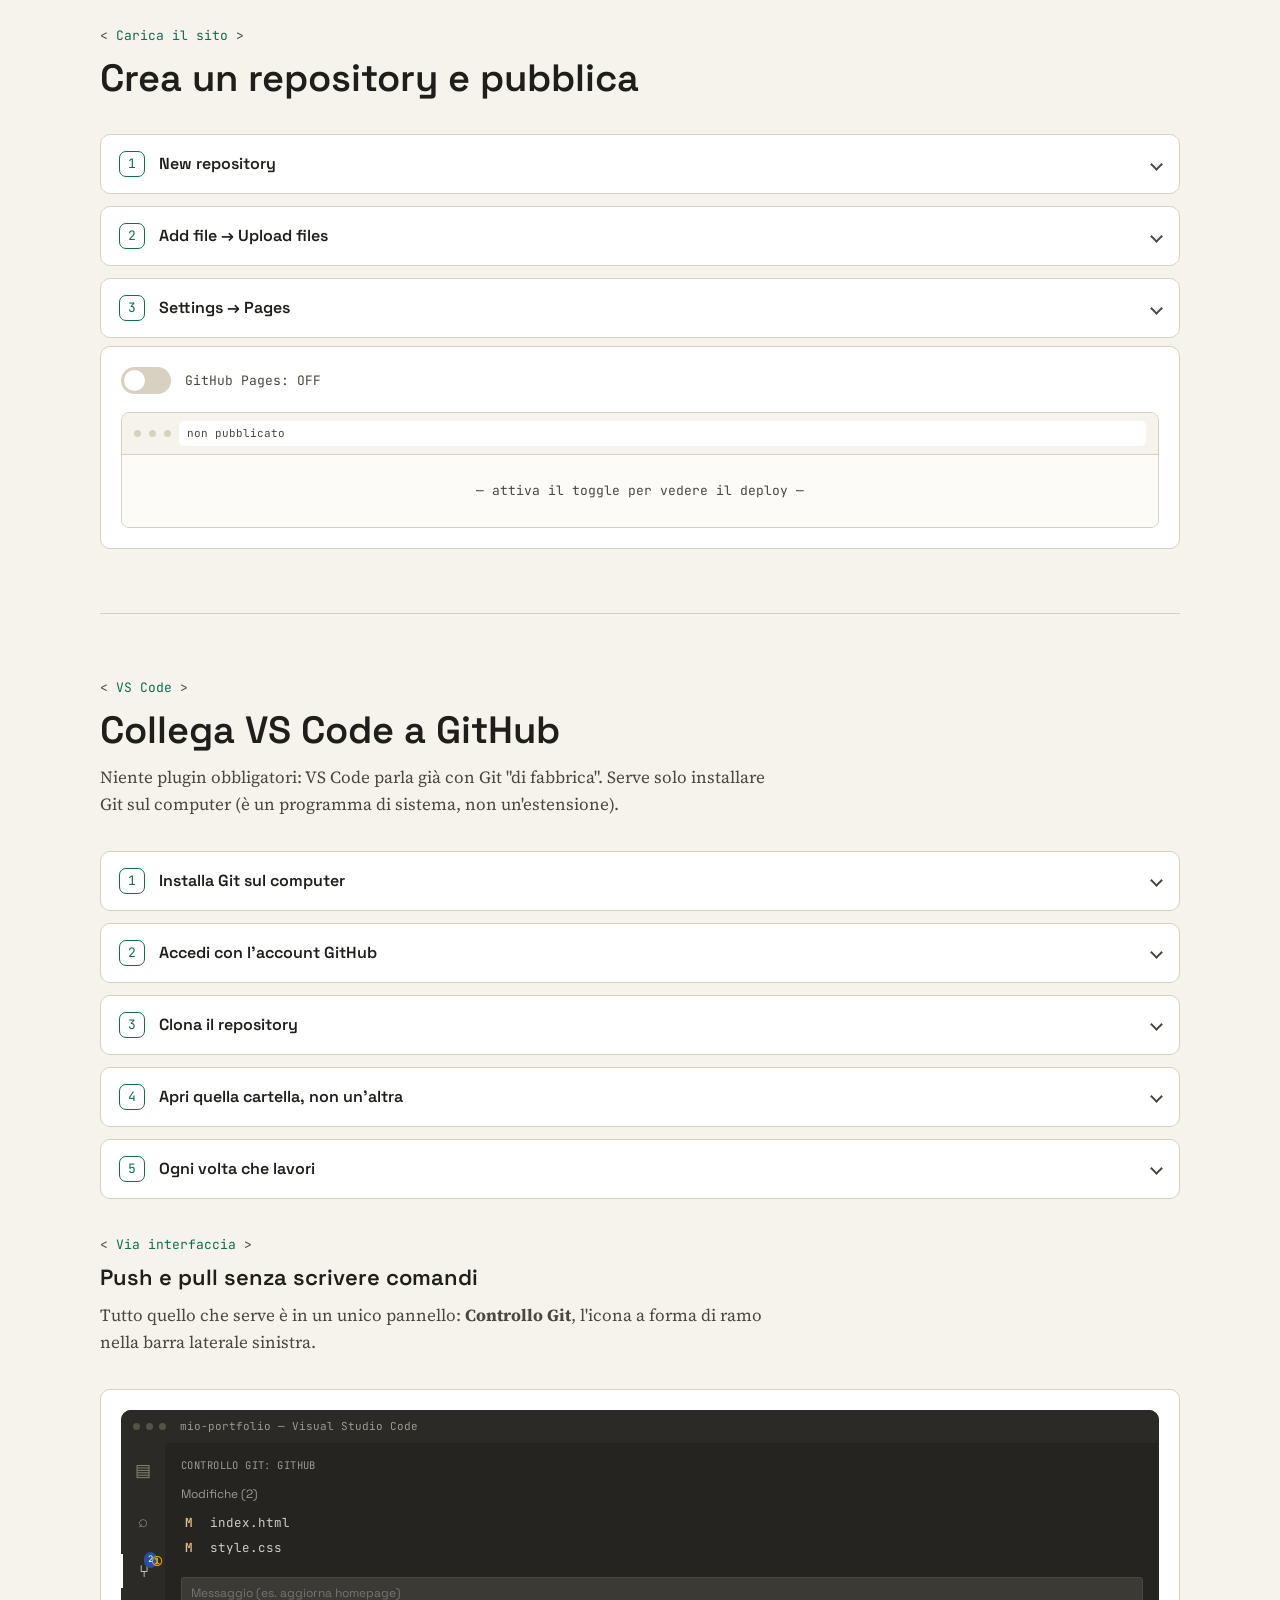
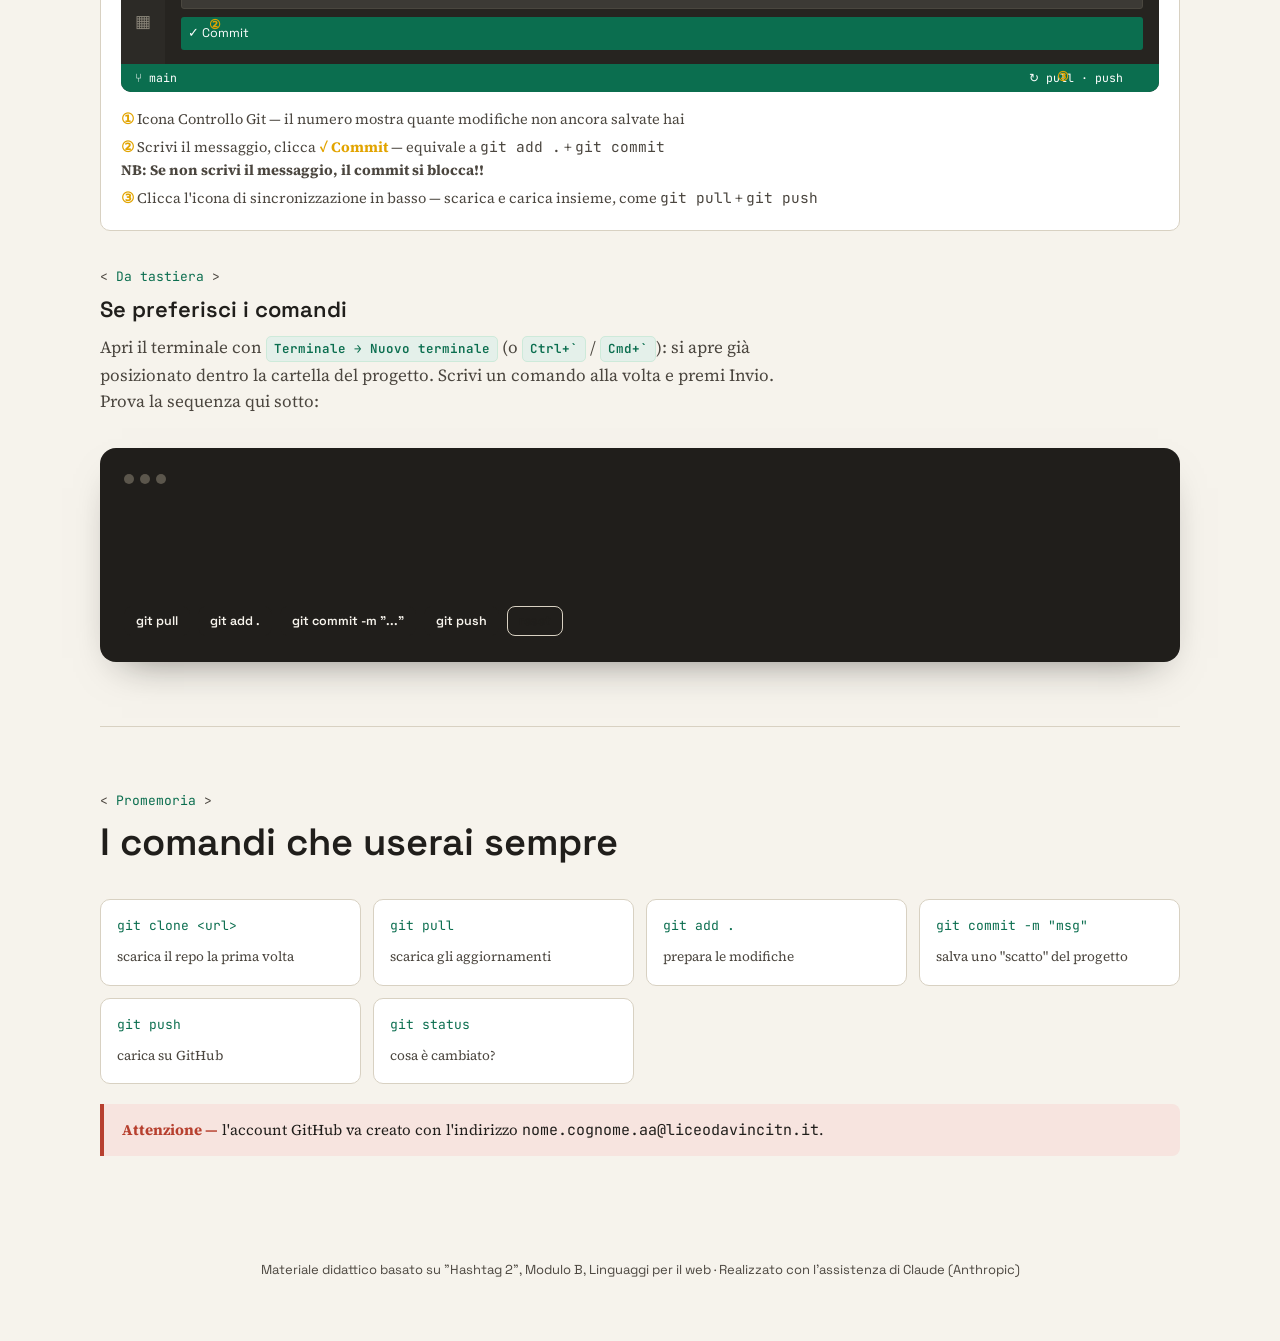
<file: 03-UsoGitub.html>
<!DOCTYPE html>
<html lang="it">

<head>
  <meta charset="UTF-8">
  <meta name="viewport" content="width=device-width, initial-scale=1, viewport-fit=cover">
  <title>Uso di GitHub </title>
  <meta name="description" content="Percorso interattivo su Git, GitHub, GitHub Pages e il collegamento con VS Code">
  <link rel="preconnect" href="https://fonts.googleapis.com">
  <link rel="preconnect" href="https://fonts.gstatic.com" crossorigin>
  <link
    href="https://fonts.googleapis.com/css2?family=Space+Grotesk:wght@400;500;600;700&family=Source+Serif+4:opsz,wght@8..60,400;8..60,500;8..60,600&family=JetBrains+Mono:wght@400;500;600;700&display=swap"
    rel="stylesheet">
  <link rel="stylesheet" href="style.css">
  <style>
    /* ---------- HERO: box terminale a destra ---------- */
    .hero .meta span.brick {
      border-color: #e7c6bc;
      color: var(--brick);
      background: var(--brick-soft)
    }

    /* ---------- SYNC DIAGRAM ---------- */
    .sync-svg {
      width: 100%;
      height: auto
    }

    .node-box {
      fill: #fff;
      stroke: var(--line);
      stroke-width: 1.5
    }

    .node-label {
      font-family: var(--sans);
      font-weight: 600;
      font-size: 14px;
      fill: var(--ink)
    }

    .node-sub {
      font-family: var(--mono);
      font-size: 10px;
      fill: var(--ink-soft)
    }

    .arrow-path {
      stroke: var(--tag);
      stroke-width: 2;
      fill: none;
      stroke-dasharray: 5 7;
      animation: flow 2.4s linear infinite
    }

    .arrow-path.rev {
      stroke: var(--blue);
      animation-direction: reverse
    }

    .cloud-icon {
      fill: none;
      stroke: var(--blue);
      stroke-width: 2
    }

    @keyframes flow {
      to {
        stroke-dashoffset: -160
      }
    }

    @media (prefers-reduced-motion: reduce) {
      .arrow-path {
        animation: none
      }
    }

    /* ---------- STEP ACCORDION ---------- */
    .steps {
      display: flex;
      flex-direction: column;
      gap: 12px;
      margin-top: 8px
    }

    .step {
      background: #fff;
      border: 1px solid var(--line);
      border-radius: var(--radius);
      overflow: hidden
    }

    .step-head {
      display: flex;
      align-items: center;
      gap: 14px;
      padding: 16px 18px;
      cursor: pointer;
      user-select: none;
      background: none;
      border: none;
      width: 100%;
      text-align: left;
      font: inherit
    }

    .step-num {
      font-family: var(--mono);
      font-size: 13px;
      color: var(--tag);
      border: 1px solid var(--tag);
      width: 26px;
      height: 26px;
      border-radius: 7px;
      display: flex;
      align-items: center;
      justify-content: center;
      flex-shrink: 0
    }

    .step-head h3 {
      font-size: 16px;
      font-weight: 600;
      flex: 1;
      margin: 0;
      color: var(--ink)
    }

    .chev {
      width: 9px;
      height: 9px;
      border-right: 2px solid var(--ink-soft);
      border-bottom: 2px solid var(--ink-soft);
      transform: rotate(45deg);
      transition: transform .2s ease;
      flex-shrink: 0
    }

    .step.open .chev {
      transform: rotate(-135deg)
    }

    .step-body {
      max-height: 0;
      overflow: hidden;
      transition: max-height .3s ease
    }

    .step-body-inner {
      padding: 0 18px 18px 58px
    }

    .step-body-inner p {
      font-size: 15px;
      margin: 0 0 10px;
      color: var(--ink-soft)
    }

    /* ---------- MOCK BROWSER (registrazione / repo form) ---------- */
    .mock {
      background: var(--paper);
      border: 1px solid var(--line);
      border-radius: 8px;
      padding: 14px;
      margin-top: 4px
    }

    .mock-bar {
      display: flex;
      gap: 6px;
      margin-bottom: 10px
    }

    .mock-bar span {
      width: 8px;
      height: 8px;
      border-radius: 50%;
      background: var(--line)
    }

    .mock-field {
      font-family: var(--mono);
      font-size: 12.5px;
      background: #fff;
      border: 1px solid var(--line);
      border-radius: 6px;
      padding: 8px 10px;
      margin-bottom: 8px;
      color: var(--ink-soft)
    }

    .mock-field b {
      color: var(--ink);
      font-weight: 600
    }

    /* ---------- PAGES TOGGLE DEMO ---------- */
    .pages-demo {
      display: flex;
      flex-direction: column;
      gap: 18px;
      margin-top: 8px
    }

    .toggle-row {
      display: flex;
      align-items: center;
      gap: 14px;
      flex-wrap: wrap
    }

    .toggle {
      position: relative;
      width: 50px;
      height: 27px;
      border-radius: 20px;
      background: var(--line);
      cursor: pointer;
      flex-shrink: 0;
      transition: background .25s;
      border: none
    }

    .toggle::after {
      content: "";
      position: absolute;
      top: 3px;
      left: 3px;
      width: 21px;
      height: 21px;
      border-radius: 50%;
      background: #fff;
      transition: transform .25s
    }

    .toggle.on {
      background: var(--tag)
    }

    .toggle.on::after {
      transform: translateX(23px)
    }

    .toggle-label {
      font-family: var(--mono);
      font-size: 13px;
      color: var(--ink-soft)
    }

    .browser-preview {
      border: 1px solid var(--line);
      border-radius: 8px;
      overflow: hidden
    }

    .browser-top {
      background: var(--paper);
      padding: 8px 12px;
      font-family: var(--mono);
      font-size: 11px;
      color: var(--ink-soft);
      border-bottom: 1px solid var(--line);
      display: flex;
      align-items: center;
      gap: 8px
    }

    .browser-dot {
      width: 7px;
      height: 7px;
      border-radius: 50%;
      background: var(--line)
    }

    .browser-url {
      background: #fff;
      padding: 4px 8px;
      border-radius: 5px;
      flex: 1
    }

    .browser-status {
      padding: 26px;
      text-align: center;
      font-family: var(--mono);
      font-size: 13px;
      color: var(--ink-soft);
      background: #fcfbf8;
      transition: color .3s
    }

    .browser-status.live {
      color: var(--tag)
    }

    /* ---------- VS CODE MOCKUP ---------- */
    .vsc-window {
      background: var(--ink);
      border-radius: 10px;
      overflow: hidden;
      font-family: var(--sans);
      color: #cccccc
    }

    .vsc-titlebar {
      background: #2c2a26;
      padding: 8px 12px;
      display: flex;
      align-items: center;
      gap: 6px
    }

    .vsc-dot {
      width: 7px;
      height: 7px;
      border-radius: 50%;
      background: #565248
    }

    .vsc-titletext {
      margin-left: 8px;
      font-size: 11px;
      color: #9d9a91;
      font-family: var(--mono)
    }

    .vsc-body {
      display: flex;
      min-height: 190px
    }

    .vsc-activitybar {
      width: 44px;
      background: #2c2a26;
      display: flex;
      flex-direction: column;
      align-items: center;
      padding-top: 10px;
      gap: 16px;
      flex-shrink: 0
    }

    .vsc-icon {
      position: relative;
      font-size: 17px;
      color: #8a8579;
      width: 100%;
      text-align: center;
      padding: 4px 0
    }

    .vsc-icon.active {
      color: #fff;
      border-left: 2px solid #fff
    }

    .vsc-badge {
      position: absolute;
      top: -2px;
      right: 8px;
      background: var(--blue);
      color: #fff;
      font-size: 9px;
      font-family: var(--mono);
      border-radius: 8px;
      padding: 1px 4px
    }

    .vsc-callout {
      position: absolute;
      top: -2px;
      left: 28px;
      color: var(--amber);
      font-weight: 700;
      font-size: 13px;
      font-family: var(--mono)
    }

    .vsc-panel {
      flex: 1;
      background: #262420;
      padding: 14px 16px
    }

    .vsc-panel-header {
      font-family: var(--mono);
      font-size: 10.5px;
      color: #9d9a91;
      letter-spacing: .04em;
      margin-bottom: 12px
    }

    .vsc-changed-label {
      font-size: 12px;
      color: #9d9a91;
      margin-bottom: 6px
    }

    .vsc-file-row {
      font-family: var(--mono);
      font-size: 12.5px;
      color: #cccccc;
      padding: 3px 0
    }

    .vsc-badge-m {
      display: inline-block;
      width: 15px;
      text-align: center;
      color: #e2c08d;
      font-weight: 600;
      margin-right: 6px
    }

    .vsc-commit-box {
      margin-top: 16px;
      position: relative
    }

    .vsc-input {
      width: 100%;
      background: #3c3a35;
      border: 1px solid #4a473f;
      color: #cccccc;
      font-size: 12px;
      font-family: var(--sans);
      padding: 7px 9px;
      border-radius: 3px;
      margin-bottom: 8px
    }

    .vsc-commit-btn {
      position: relative;
      width: 100%;
      background: var(--tag);
      color: #fff;
      border: none;
      font-size: 12.5px;
      padding: 7px;
      border-radius: 3px;
      cursor: default;
      font-family: var(--sans)
    }

    .vsc-statusbar {
      background: var(--tag);
      color: #fff;
      font-family: var(--mono);
      font-size: 11.5px;
      padding: 5px 14px;
      display: flex;
      justify-content: space-between;
      align-items: center
    }

    .vsc-sync-btn {
      position: relative;
      padding-right: 22px
    }

    .vsc-legend {
      list-style: none;
      margin: 16px 0 0;
      padding: 0;
      display: flex;
      flex-direction: column;
      gap: 6px
    }

    .vsc-legend li {
      font-size: 14.5px;
      color: var(--ink-soft)
    }

    .vsc-legend b {
      color: var(--amber)
    }

    /* ---------- CHEATSHEET ---------- */
    .grid-cheat {
      display: grid;
      grid-template-columns: repeat(auto-fit, minmax(210px, 1fr));
      gap: 12px;
      margin-top: 8px
    }

    .cheat-card {
      background: #fff;
      border: 1px solid var(--line);
      border-radius: var(--radius);
      padding: 16px
    }

    .cheat-card code {
      display: block;
      font-size: 13px;
      color: var(--tag);
      margin-bottom: 6px
    }

    .cheat-card span {
      font-size: 13.5px;
      color: var(--ink-soft)
    }

    /* ---------- TERMINAL (riusa .tagviz) ---------- */
    .term-log {
      min-height: 90px
    }

    .term-line {
      opacity: 0;
      animation: fadein .25s ease forwards
    }

    .term-line .prompt {
      color: #7FD4A8
    }

    @keyframes fadein {
      from {
        opacity: 0;
        transform: translateY(3px)
      }

      to {
        opacity: 1;
        transform: translateY(0)
      }
    }

    .term-btns {
      display: flex;
      gap: 8px;
      flex-wrap: wrap;
      margin-top: 16px
    }
  </style>
</head>

<body>

  <a href="#main" class="skip-link">Vai al contenuto</a>

  <header class="top">
    <div class="top-inner">
      <a class="brand" href="#top"> <span class="brk">1</span> · GitHub</a>
      <nav class="pillnav" id="pillnav" aria-label="Sezioni">
        <a href="#flusso">Flusso</a>
        <a href="#account">Account</a>
        <a href="#repository">Repository</a>
        <a href="#vscode">VS Code</a>
        <a href="#comandi">Comandi</a>
      </nav>
    </div>
  </header>

  <main id="main">
    <!--commento di test-->

    <!-- HERO -->
    <section class="hero" id="top">
      <div class="hero-grid">
        <div>
          <h1>Dal computer al <span class="accent">Web</span>, passando da GitHub.</h1>
          <p class="sub">Come pubblicare le tue pagine online e tenere sincronizzato il lavoro tra scuola e casa.</p>
          <div class="meta">
            <span>Creazione di un sito web</span>
            <span>pp. 200 - 204</span>
          </div>
        </div>
        <div class="tagviz">
          <div class="win"><i></i><i></i><i></i></div>
          <pre><span class="c">$</span> <span class="t">git</span> clone &lt;url&gt;
<span class="c">$</span> <span class="t">git</span> add .
<span class="c">$</span> <span class="t">git</span> commit -m <span class="a">"..."</span>
<span class="c">$</span> <span class="t">git</span> push</pre>
        </div>
      </div>
    </section>

    <!-- FLUSSO -->
    <section id="flusso">
      <div class="section-head">
        <div class="kicker">Il flusso</div>
        <h2>Un solo progetto, due computer</h2>
        <p class="lead">GitHub è la "cassaforte" online del progetto: scuola e casa si sincronizzano passando da lì,
          mai direttamente tra loro.</p>
      </div>
      <div class="card">
        <svg class="sync-svg" viewBox="0 0 700 220" preserveAspectRatio="xMidYMid meet">
          <rect class="node-box" x="20" y="80" width="150" height="60" rx="10" />
          <text class="node-label" x="95" y="105" text-anchor="middle">🏫 Scuola</text>
          <text class="node-sub" x="95" y="122" text-anchor="middle">VS Code</text>

          <rect class="node-box" x="530" y="80" width="150" height="60" rx="10" />
          <text class="node-label" x="605" y="105" text-anchor="middle">🏠 Casa</text>
          <text class="node-sub" x="605" y="122" text-anchor="middle">VS Code</text>

          <path class="cloud-icon"
            d="M275 100 a20 20 0 0 1 4 -39 a26 26 0 0 1 50 -8 a22 22 0 0 1 26 30 a18 18 0 0 1 -6 35 h-64 a16 16 0 0 1 -10 -18z"
            transform="translate(15,-5)" />
          <text class="node-label" x="350" y="150" text-anchor="middle">GitHub</text>
          <text class="node-sub" x="350" y="165" text-anchor="middle">repository remoto</text>

          <path class="arrow-path" d="M170 95 Q 260 60 300 65" marker-end="url(#arrhead)" />
          <path class="arrow-path rev" d="M400 65 Q 470 70 530 95" marker-end="url(#arrhead2)" />
          <text class="node-sub" x="215" y="52" text-anchor="middle">push</text>
          <text class="node-sub" x="465" y="52" text-anchor="middle">pull</text>
          <defs>
            <marker id="arrhead" markerWidth="8" markerHeight="8" refX="4" refY="4" orient="auto">
              <path d="M0,0 L8,4 L0,8 z" fill="#0B6E4F" />
            </marker>
            <marker id="arrhead2" markerWidth="8" markerHeight="8" refX="4" refY="4" orient="auto">
              <path d="M0,0 L8,4 L0,8 z" fill="#2451A3" />
            </marker>
          </defs>
        </svg>
      </div>
    </section>

    <!-- ACCOUNT -->
    <section id="account">
      <div class="section-head">
        <div class="kicker">Account</div>
        <h2>Registrati con l'account scuola</h2>
      </div>
      <div class="steps">
        <div class="step">
          <button class="step-head" aria-expanded="false">
            <span class="step-num">1</span>
            <h3>Vai su github.com → Sign up</h3><span class="chev"></span>
          </button>
          <div class="step-body">
            <div class="step-body-inner">
              <div class="mock">
                <div class="mock-bar"><span></span><span></span><span></span></div>
                <div class="mock-field">Email — <b>nome.cognome.aa@liceodavincitn.it</b></div>
                <div class="mock-field">Password — <b>almeno 15 caratteri</b></div>
                <div class="mock-field">Username — <b>a scelta, es. mrossi-dev</b></div>
              </div>
            </div>
          </div>
        </div>
        <div class="step">
          <button class="step-head" aria-expanded="false">
            <span class="step-num">2</span>
            <h3>Verifica l'email della scuola</h3><span class="chev"></span>
          </button>
          <div class="step-body">
            <div class="step-body-inner">
              <p>Apri la webmail della scuola, clicca il link di conferma. Senza verifica l'account resta bloccato.
              </p>
            </div>
          </div>
        </div>
        <div class="step">
          <button class="step-head" aria-expanded="false">
            <span class="step-num">3</span>
            <h3>Piano Free va benissimo</h3><span class="chev"></span>
          </button>
          <div class="step-body">
            <div class="step-body-inner">
              <p>Salta le proposte a pagamento. Repository pubblici illimitati, GitHub Pages incluso.</p>
            </div>
          </div>
        </div>
      </div>
    </section>

    <!-- REPOSITORY -->
    <section id="repository">
      <div class="section-head">
        <div class="kicker">Carica il sito</div>
        <h2>Crea un repository e pubblica</h2>
      </div>
      <div class="steps">
        <div class="step">
          <button class="step-head" aria-expanded="false">
            <span class="step-num">1</span>
            <h3>New repository</h3><span class="chev"></span>
          </button>
          <div class="step-body">
            <div class="step-body-inner">
              <div class="mock">
                <div class="mock-bar"><span></span><span></span><span></span></div>
                <div class="mock-field">Repository name — <b>mio-portfolio</b></div>
                <div class="mock-field">Visibilità — <b>Public</b></div>
                <div class="mock-field">☑ Add a README file</div>
              </div>
            </div>
          </div>
        </div>
        <div class="step">
          <button class="step-head" aria-expanded="false">
            <span class="step-num">2</span>
            <h3>Add file → Upload files</h3><span class="chev"></span>
          </button>
          <div class="step-body">
            <div class="step-body-inner">
              <p>Trascina <code>index.html</code> (e le altre risorse) nella pagina, poi <span class="tagchip">Commit
                  changes</span>. Va bene anche senza VS Code, direttamente dal browser.</p>
            </div>
          </div>
        </div>
        <div class="step">
          <button class="step-head" aria-expanded="false">
            <span class="step-num">3</span>
            <h3>Settings → Pages</h3><span class="chev"></span>
          </button>
          <div class="step-body">
            <div class="step-body-inner">
              <p>Source: <span class="tagchip">Deploy from a branch</span> — Branch: <span class="tagchip">main /
                  (root)</span> → Save. Prova qui sotto:</p>
            </div>
          </div>
        </div>
      </div>

      <div class="card pages-demo">
        <div class="toggle-row">
          <button class="toggle" id="pagesToggle" role="switch" aria-checked="false"
            aria-label="Attiva GitHub Pages"></button>
          <span class="toggle-label" id="toggleLabel">GitHub Pages: OFF</span>
        </div>
        <div class="browser-preview">
          <div class="browser-top">
            <span class="browser-dot"></span><span class="browser-dot"></span><span class="browser-dot"></span>
            <div class="browser-url" id="browserUrl">non pubblicato</div>
          </div>
          <div class="browser-status" id="browserStatus">— attiva il toggle per vedere il deploy —</div>
        </div>
      </div>
    </section>

    <!-- VSCODE -->
    <section id="vscode">
      <div class="section-head">
        <div class="kicker">VS Code</div>
        <h2>Collega VS Code a GitHub</h2>
        <p class="lead">Niente plugin obbligatori: VS Code parla già con Git "di fabbrica". Serve solo installare Git
          sul computer (è un programma di sistema, non un'estensione).</p>
      </div>
      <div class="steps">
        <div class="step">
          <button class="step-head" aria-expanded="false">
            <span class="step-num">1</span>
            <h3>Installa Git sul computer</h3><span class="chev"></span>
          </button>
          <div class="step-body">
            <div class="step-body-inner">
              <p>Scarica da <a href="https://git-scm.com" target="_blank" rel="noopener">git-scm.com</a> — è un
                programma del sistema operativo, non un'estensione di VS Code. Una volta installato, VS Code se ne
                accorge da solo e attiva l'icona <b>Controllo Git</b> nella barra laterale. Su PC scuola probabilmente
                c'è già.</p>
              <p>L'unica estensione facoltativa è <span class="tagchip">GitHub Pull Requests and Issues</span>, utile
                solo per funzioni avanzate (Pull Request, Issue). Per push/pull/commit non serve.</p>
            </div>
          </div>
        </div>
        <div class="step">
          <button class="step-head" aria-expanded="false">
            <span class="step-num">2</span>
            <h3>Accedi con l'account GitHub</h3><span class="chev"></span>
          </button>
          <div class="step-body">
            <div class="step-body-inner">
              <p>Icona Account (in basso a sinistra) → <span class="tagchip">Sign in with GitHub</span> → autorizza
                dal browser. Va rifatto su ogni computer diverso, scuola e casa.</p>
            </div>
          </div>
        </div>
        <div class="step">
          <button class="step-head" aria-expanded="false">
            <span class="step-num">3</span>
            <h3>Clona il repository</h3><span class="chev"></span>
          </button>
          <div class="step-body">
            <div class="step-body-inner">
              <p><span class="tagchip">Ctrl/Cmd+Shift+P</span> → <span class="tagchip">Git: Clone</span> → incolla
                l'URL del repository (da GitHub, bottone verde <span class="tagchip">Code</span>) → scegli dove
                salvare la cartella sul disco. Fallo una volta su ogni PC, scuola e casa.</p>
            </div>
          </div>
        </div>
        <div class="step">
          <button class="step-head" aria-expanded="false">
            <span class="step-num">4</span>
            <h3>Apri quella cartella, non un'altra</h3><span class="chev"></span>
          </button>
          <div class="step-body">
            <div class="step-body-inner">
              <p><span class="tagchip">File → Apri cartella</span> e seleziona proprio la cartella appena clonata. È
                il passaggio che si dimentica più spesso: se lavori su una cartella diversa (es. sul Desktop, creata
                da zero), VS Code non ha idea che debba parlare con GitHub — il pannello Controllo Git resta vuoto o
                scollegato.</p>
            </div>
          </div>
        </div>
        <div class="step">
          <button class="step-head" aria-expanded="false">
            <span class="step-num">5</span>
            <h3>Ogni volta che lavori</h3><span class="chev"></span>
          </button>
          <div class="step-body">
            <div class="step-body-inner">
              <p>Inizio sessione → <b>Pull</b> (scarica quello che hai fatto sull'altro PC). Fine sessione →
                <b>Commit</b> + <b>Push</b> (carica su GitHub). Così l'altro computer troverà sempre l'ultima
                versione.
              </p>
            </div>
          </div>
        </div>
      </div>

      <div class="section-head" style="margin-top:36px">
        <div class="kicker">Via interfaccia</div>
        <h2 style="font-size:22px">Push e pull senza scrivere comandi</h2>
        <p class="lead">Tutto quello che serve è in un unico pannello: <b>Controllo Git</b>, l'icona a forma di ramo
          nella barra laterale sinistra.</p>
      </div>
      <div class="card">
        <div class="vsc-window">
          <div class="vsc-titlebar"><span class="vsc-dot"></span><span class="vsc-dot"></span><span
              class="vsc-dot"></span><span class="vsc-titletext">mio-portfolio — Visual Studio Code</span></div>
          <div class="vsc-body">
            <div class="vsc-activitybar">
              <div class="vsc-icon" title="Esplora file">▤</div>
              <div class="vsc-icon" title="Cerca">⌕</div>
              <div class="vsc-icon active" title="Controllo Git">⑂<span class="vsc-badge">2</span><span
                  class="vsc-callout">①</span></div>
              <div class="vsc-icon" title="Estensioni">▦</div>
            </div>
            <div class="vsc-panel">
              <div class="vsc-panel-header">CONTROLLO GIT: GITHUB</div>
              <div class="vsc-changed-label">Modifiche (2)</div>
              <div class="vsc-file-row"><span class="vsc-badge-m">M</span> index.html</div>
              <div class="vsc-file-row"><span class="vsc-badge-m">M</span> style.css</div>
              <div class="vsc-commit-box">
                <input class="vsc-input" placeholder="Messaggio (es. aggiorna homepage)" readonly>
                <div class="vsc-commit-btn">✓ Commit <span class="vsc-callout">②</span></div>
              </div>
            </div>
          </div>
          <div class="vsc-statusbar">
            <span>⑂ main</span>
            <span class="vsc-sync-btn">↻ pull · push <span class="vsc-callout">③</span></span>
          </div>
        </div>
        <ol class="vsc-legend">
          <li><b>①</b> Icona Controllo Git — il numero mostra quante modifiche non ancora salvate hai</li>
          <li><b>②</b> Scrivi il messaggio, clicca <b>✓ Commit</b> — equivale a <code>git add .</code> + <code>git
              commit</code></br><strong>NB: Se non scrivi il messaggio, il commit si blocca!!</strong> </li>
          <li><b>③</b> Clicca l'icona di sincronizzazione in basso — scarica e carica insieme, come <code>git
              pull</code> + <code>git push</code></li>
        </ol>
      </div>

      <div class="section-head" style="margin-top:36px">
        <div class="kicker">Da tastiera</div>
        <h2 style="font-size:22px">Se preferisci i comandi</h2>
        <p class="lead">Apri il terminale con <span class="tagchip">Terminale → Nuovo terminale</span> (o <span
            class="tagchip">Ctrl+`</span> / <span class="tagchip">Cmd+`</span>): si apre già posizionato dentro la
          cartella del progetto. Scrivi un comando alla volta e premi Invio. Prova la sequenza qui sotto:</p>
      </div>
      <div class="tagviz">
        <div class="win"><i></i><i></i><i></i></div>
        <div class="term-log" id="term"></div>
        <div class="term-btns">
          <button class="btn small" data-cmd="pull">git pull</button>
          <button class="btn small" data-cmd="add">git add .</button>
          <button class="btn small" data-cmd="commit">git commit -m "..."</button>
          <button class="btn small" data-cmd="push">git push</button>
          <button class="btn small ghost" id="resetTerm">reset</button>
        </div>
      </div>
    </section>

    <!-- CHEATSHEET -->
    <section id="comandi">
      <div class="section-head">
        <div class="kicker">Promemoria</div>
        <h2>I comandi che userai sempre</h2>
      </div>
      <div class="grid-cheat">
        <div class="cheat-card"><code>git clone &lt;url&gt;</code><span>scarica il repo la prima volta</span></div>
        <div class="cheat-card"><code>git pull</code><span>scarica gli aggiornamenti</span></div>
        <div class="cheat-card"><code>git add .</code><span>prepara le modifiche</span></div>
        <div class="cheat-card"><code>git commit -m "msg"</code><span>salva uno "scatto" del progetto</span></div>
        <div class="cheat-card"><code>git push</code><span>carica su GitHub</span></div>
        <div class="cheat-card"><code>git status</code><span>cosa è cambiato?</span></div>
      </div>
      <div class="note-callout" style="margin-top:20px">
        <strong>Attenzione —</strong> l'account GitHub va creato con l'indirizzo
        <code>nome.cognome.aa@liceodavincitn.it</code>.
      </div>
    </section>

  </main>

  <footer>
    Materiale didattico basato su "Hashtag 2", Modulo B, Linguaggi per il web · Realizzato con l'assistenza di Claude
    (Anthropic)
  </footer>

  <script src="site.js"></script>

  <script>
    (function () {
      "use strict";

      /* ---------- Accordion ---------- */
      document.querySelectorAll('.step-head').forEach(head => {
        const step = head.parentElement;
        const body = step.querySelector('.step-body');
        function toggle() {
          const isOpen = step.classList.toggle('open');
          head.setAttribute('aria-expanded', isOpen);
          body.style.maxHeight = isOpen ? body.scrollHeight + 'px' : '0px';
        }
        head.addEventListener('click', toggle);
      });

      /* ---------- Pages toggle demo ---------- */
      const toggleEl = document.getElementById('pagesToggle');
      const toggleLabel = document.getElementById('toggleLabel');
      const browserUrl = document.getElementById('browserUrl');
      const browserStatus = document.getElementById('browserStatus');
      function setPages(on) {
        toggleEl.classList.toggle('on', on);
        toggleEl.setAttribute('aria-checked', on);
        toggleLabel.textContent = 'GitHub Pages: ' + (on ? 'ON' : 'OFF');
        if (on) {
          browserUrl.textContent = 'mrossi-dev.github.io/mio-portfolio';
          browserStatus.textContent = '✓ sito pubblicato';
          browserStatus.classList.add('live');
        } else {
          browserUrl.textContent = 'non pubblicato';
          browserStatus.textContent = '— attiva il toggle per vedere il deploy —';
          browserStatus.classList.remove('live');
        }
      }
      toggleEl.addEventListener('click', () => setPages(!toggleEl.classList.contains('on')));

      /* ---------- Terminal simulator ---------- */
      const term = document.getElementById('term');
      const cmds = {
        pull: { p: '~/mio-portfolio', c: 'git pull', out: 'Already up to date.' },
        add: { p: '~/mio-portfolio', c: 'git add .', out: 'modifiche pronte per il commit' },
        commit: { p: '~/mio-portfolio', c: 'git commit -m "aggiorna pagina esercizi"', out: '[main a1b2c3d] aggiorna pagina esercizi' },
        push: { p: '~/mio-portfolio', c: 'git push', out: '→ caricato su GitHub ✓' }
      };
      document.querySelectorAll('[data-cmd]').forEach(btn => {
        btn.addEventListener('click', () => {
          const d = cmds[btn.dataset.cmd];
          const line1 = document.createElement('div');
          line1.className = 'term-line t';
          line1.innerHTML = '<span class="prompt">' + d.p + ' $</span> ' + d.c;
          term.appendChild(line1);
          const line2 = document.createElement('div');
          line2.className = 'term-line s';
          line2.style.animationDelay = '.15s';
          line2.textContent = d.out;
          term.appendChild(line2);
          term.scrollTop = term.scrollHeight;
        });
      });
      document.getElementById('resetTerm').addEventListener('click', () => { term.innerHTML = ''; });
    })();
  </script>

</body>

</html>
</file>
<file: style.css>
/* =========================================================
   STYLE.CSS — foglio di stile condiviso
   Modulo B · Linguaggi per il Web
   Usato da: index.html, 01-documentiMarkup.html, 02-Web.html, 03-UsoGitub.html
   ========================================================= */

:root {
  --paper: #F6F3EC;
  --paper-2: #EFEBE0;
  --ink: #201E1B;
  --ink-soft: #4B463F;
  --line: #D8D1C2;
  --line-soft: #E7E1D2;
  --tag: #0B6E4F;
  --tag-soft: #E4F0EA;
  --amber: #E2A400;
  --amber-soft: #FBF0CE;
  --brick: #B7402F;
  --brick-soft: #F7E4DF;
  --blue: #2451A3;
  --blue-soft: #E4EAF6;
  --radius: 10px;
  --serif: "Source Serif 4", Georgia, serif;
  --sans: "Space Grotesk", "Helvetica Neue", Arial, sans-serif;
  --mono: "JetBrains Mono", "Fira Code", ui-monospace, monospace;
}

* {
  box-sizing: border-box
}

html {
  scroll-behavior: smooth;
  scroll-padding-top: 76px
}

@media (prefers-reduced-motion: reduce) {
  html {
    scroll-behavior: auto
  }

}

body {
  margin: 0;
  background: var(--paper);
  color: var(--ink);
  font-family: var(--serif);
  font-size: 17px;
  line-height: 1.55;
  -webkit-font-smoothing: antialiased;
}

::selection {
  background: var(--amber-soft);
  color: var(--ink)
}

a {
  color: var(--tag)
}

h1,
h2,
h3,
.sans {
  font-family: var(--sans)
}

code,
.mono,
.tagchip {
  font-family: var(--mono)
}

img {
  max-width: 100%
}

.skip-link {
  position: absolute;
  left: -999px;
  top: 0;
  background: var(--ink);
  color: var(--paper);
  padding: 10px 16px;
  z-index: 200;
}

.skip-link:focus {
  left: 8px;
  top: 8px
}

:focus-visible {
  outline: 3px solid var(--tag);
  outline-offset: 2px
}

/* ---------- TOPBAR ---------- */
header.top {
  position: sticky;
  top: 0;
  z-index: 100;
  background: rgba(246, 243, 236, .92);
  backdrop-filter: blur(6px);
  border-bottom: 1px solid var(--line);
}

.top-inner {
  max-width: 1120px;
  margin: 0 auto;
  padding: 12px 20px;
  display: flex;
  align-items: center;
  gap: 18px;
}

.brand {
  font-family: var(--sans);
  font-weight: 700;
  font-size: 17px;
  display: flex;
  align-items: center;
  gap: 8px;
  white-space: nowrap;
  color: var(--ink);
  text-decoration: none;
}

.brand .brk {
  color: var(--tag);
  font-family: var(--mono)
}

nav.pillnav {
  display: flex;
  gap: 6px;
  overflow-x: auto;
  scrollbar-width: none;
  padding-bottom: 2px
}

nav.pillnav::-webkit-scrollbar {
  display: none
}

nav.pillnav a {
  font-family: var(--sans);
  font-size: 13.5px;
  font-weight: 500;
  text-decoration: none;
  color: var(--ink-soft);
  padding: 7px 12px;
  border-radius: 999px;
  white-space: nowrap;
  border: 1px solid transparent;
  transition: background .15s, color .15s, border-color .15s;
}

nav.pillnav a:hover {
  background: var(--paper-2)
}

nav.pillnav a.active {
  background: var(--ink);
  color: var(--paper)
}

/* ---------- LAYOUT ---------- */
main {
  max-width: 1120px;
  margin: 0 auto;
  padding: 0 20px
}

section {
  padding: 64px 0;
  border-bottom: 1px solid var(--line);
  position: relative
}

section:last-of-type {
  border-bottom: none
}

.section-head {
  max-width: 680px;
  margin-bottom: 34px
}

.kicker {
  font-family: var(--mono);
  font-size: 13px;
  color: var(--tag);
  display: flex;
  align-items: center;
  gap: 8px;
  margin-bottom: 10px;
}

.kicker::before {
  content: "<";
  color: var(--ink-soft)
}

.kicker::after {
  content: ">";
  color: var(--ink-soft)
}

h2 {
  font-size: clamp(28px, 4vw, 38px);
  margin: 0 0 12px;
  line-height: 1.15;
  font-weight: 600
}

.lead {
  font-size: 17px;
  color: var(--ink-soft);
  margin: 0
}

.lead strong {
  color: var(--ink)
}

/* ---------- HERO ---------- */
.hero {
  padding: 74px 0 60px;
  position: relative
}

.hero-grid {
  display: grid;
  grid-template-columns: 3.15fr .85fr;
  gap: 44px;
  align-items: center
}

@media (max-width:860px) {
  .hero-grid {
    grid-template-columns: 1fr
  }
}

.hero h1 {
  font-size: clamp(34px, 5.4vw, 54px);
  line-height: 1.06;
  margin: 0 0 18px;
  font-weight: 600;
  letter-spacing: -.01em
}

.hero h1 .accent {
  color: var(--tag)
}

.hero p.sub {
  font-size: 18px;
  color: var(--ink-soft);
  max-width: 48ch;
  margin: 0 0 26px
}

.hero .meta {
  display: flex;
  gap: 10px;
  flex-wrap: wrap;
  font-family: var(--mono);
  font-size: 12.5px;
  color: var(--ink-soft)
}

.hero .meta span {
  border: 1px solid var(--line);
  padding: 5px 12px;
  border-radius: 999px;
  background: #fff
}

.meta-pill {
  display: inline-block;
  font-family: var(--mono);
  font-size: 12px;
  color: var(--ink-soft);
  border: 1px solid var(--line);
  padding: 2px 10px;
  border-radius: 999px;
  background: #fff;
  vertical-align: middle;
  margin-left: 6px;
}

/* terminal / code preview box — riusabile per demo da riga di comando */
.tagviz {
  background: var(--ink);
  border-radius: 16px;
  padding: 26px 24px;
  color: #F4F1EA;
  font-family: var(--mono);
  font-size: 14.5px;
  box-shadow: 0 18px 40px -22px rgba(20, 18, 15, .55)
}

.tagviz .win {
  display: flex;
  gap: 6px;
  margin-bottom: 16px
}

.tagviz .win i {
  width: 10px;
  height: 10px;
  border-radius: 50%;
  display: block;
  background: #5b564c
}

.tagviz pre {
  margin: 0;
  white-space: pre-wrap;
  line-height: 1.7
}

.tagviz .t {
  color: #7FD4A8
}

.tagviz .a {
  color: #E8C46A
}

.tagviz .s {
  color: #F4F1EA
}

.tagviz .c {
  color: #8FAEE0
}

/* ---------- CARD / PANEL BASICS ---------- */
.card,
.panel {
  background: #fff;
  border: 1px solid var(--line);
  border-radius: var(--radius);
  padding: 20px
}

.btn {
  font-family: var(--sans);
  font-weight: 600;
  font-size: 14px;
  cursor: pointer;
  border: 1px solid var(--ink);
  background: var(--ink);
  color: var(--paper);
  padding: 9px 16px;
  border-radius: 8px;
  transition: transform .12s, background .15s;
}

.btn:hover {
  background: #3a352d
}

.btn:active {
  transform: translateY(1px)
}

.btn.primary {
  background: var(--tag);
  border-color: var(--tag);
  color: #fff
}

.btn.primary:hover {
  background: #095A40
}

.btn.ghost {
  background: transparent;
  color: var(--ink);
  border-color: var(--line)
}

.btn.ghost:hover {
  border-color: var(--ink)
}

.btn.small {
  padding: 6px 11px;
  font-size: 12.5px
}

.btn[disabled] {
  opacity: .45;
  cursor: default
}

.pill-toggle {
  display: inline-flex;
  border: 1px solid var(--line);
  border-radius: 999px;
  padding: 3px;
  background: #fff
}

.pill-toggle button {
  font-family: var(--sans);
  font-weight: 600;
  font-size: 13px;
  border: none;
  background: transparent;
  padding: 8px 16px;
  border-radius: 999px;
  cursor: pointer;
  color: var(--ink-soft)
}

.pill-toggle button.active {
  background: var(--ink);
  color: var(--paper)
}

.tagchip {
  display: inline-block;
  font-size: 12.5px;
  padding: 2px 7px;
  border-radius: 5px;
  background: var(--tag-soft);
  color: var(--tag);
  font-weight: 600;
  border: 1px solid #cdeada
}

.note-callout {
  border-left: 4px solid var(--brick);
  background: var(--brick-soft);
  padding: 14px 18px;
  border-radius: 0 8px 8px 0;
  font-size: 15px
}

.note-callout strong {
  color: var(--brick)
}

.two-col-note {
  display: grid;
  grid-template-columns: 1fr 1fr;
  gap: 16px;
  margin-top: 20px
}

@media (max-width:700px) {
  .two-col-note {
    grid-template-columns: 1fr
  }
}

/* ---------- FOOTER ---------- */
footer {
  padding: 40px 20px 60px;
  text-align: center;
  font-family: var(--sans);
  font-size: 13px;
  color: var(--ink-soft)
}

footer a {
  color: var(--ink-soft)
}
</file>
